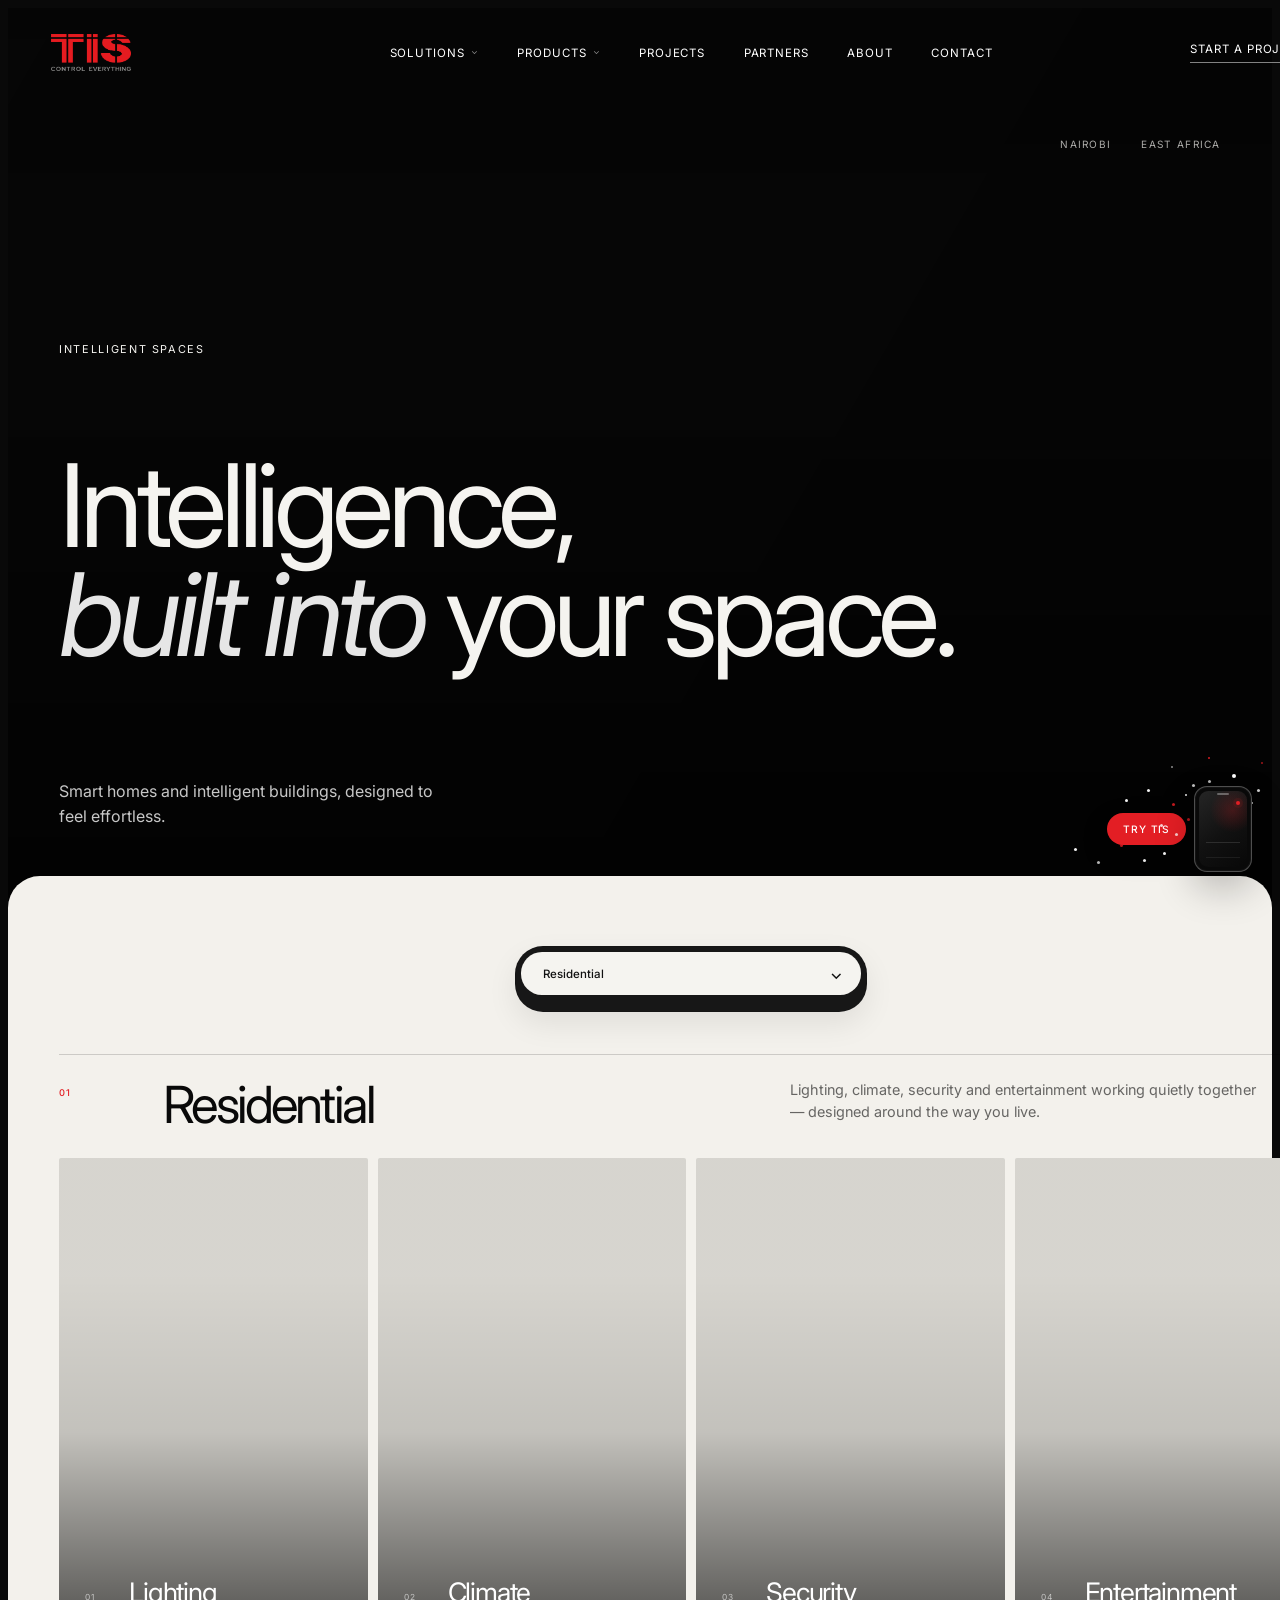
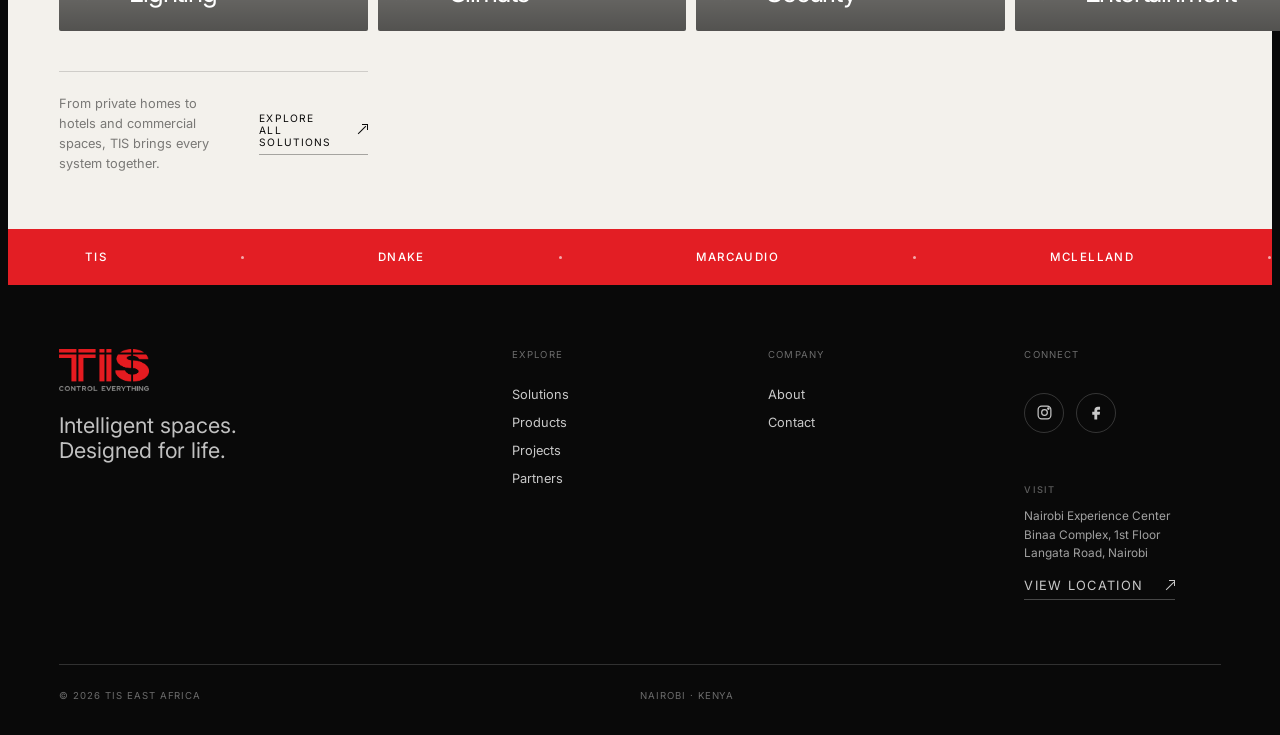
<file: html/index.html>
<!DOCTYPE html>
<html lang="en">

<head>
    <meta charset="UTF-8">
    <meta name="viewport" content="width=device-width, initial-scale=1.0">

    <meta name="description"
        content="TIS East Africa creates intelligent homes, hotels and commercial spaces through seamless smart automation.">

    <title>TIS East Africa — Intelligent Spaces</title>

    <link rel="preconnect" href="https://fonts.googleapis.com">
    <link rel="preconnect" href="https://fonts.gstatic.com" crossorigin>

    <link href="https://fonts.googleapis.com/css2?family=Inter:wght@300;400;500;600&display=swap" rel="stylesheet">
    <link rel="stylesheet" href="../css/style.css">
    <link rel="stylesheet" href="../css/home.css">
    <link rel="stylesheet" href="../css/tis-demo.css">
    <link rel="stylesheet" href="../css/experience.css">
</head>

<body>

    <!-- =========================================
         NAVIGATION
    ========================================== -->

    <header class="site-header">

        <a href="index.html" class="brand" aria-label="TIS East Africa home">
            <img src="../images/TIS-Logo.png" alt="TIS">
        </a>

        <nav class="desktop-nav" aria-label="Main navigation">
        
            <!-- SOLUTIONS DROPDOWN -->
            <div class="nav-dropdown">
        
            <button class="nav-dropdown-trigger" type="button">
                Solutions
                <span class="nav-chevron">⌄</span>
            </button>
        
                <div class="nav-dropdown-menu">
        
                    <a href="solutions.html#residential">
                        <span>Residential</span>
                        <i>↗</i>
                    </a>
        
                    <a href="solutions.html#hospitality">
                        <span>Hospitality</span>
                        <i>↗</i>
                    </a>
        
                    <a href="solutions.html#commercial">
                        <span>Commercial</span>
                        <i>↗</i>
                    </a>
        
                    <a href="solutions.html#cinema">
                        <span>Home Cinema</span>
                        <i>↗</i>
                    </a>
        
                    <div class="nav-dropdown-divider"></div>
        
                    <a href="solutions.html" class="nav-dropdown-all">
                        <span>All Solutions</span>
                        <i>↗</i>
                    </a>
        
                </div>
        
            </div>
        
        
            <!-- PRODUCTS DROPDOWN -->
            <div class="nav-dropdown">
        
                    <button class="nav-dropdown-trigger" type="button">
                        Products
                        <span class="nav-chevron">⌄</span>
                    </button>

                <div class="nav-dropdown-menu">
        
                    <a href="products.html#lighting">
                        <span>Lighting</span>
                        <i>↗</i>
                    </a>
        
                    <a href="products.html#climate">
                        <span>Climate</span>
                        <i>↗</i>
                    </a>
        
                    <a href="products.html#security">
                        <span>Security & Access</span>
                        <i>↗</i>
                    </a>
        
                    <a href="products.html#entertainment">
                        <span>Audio & Entertainment</span>
                        <i>↗</i>
                    </a>
        
                    <a href="products.html#control">
                        <span>Control</span>
                        <i>↗</i>
                    </a>
        
                    <a href="products.html#energy">
                        <span>Energy</span>
                        <i>↗</i>
                    </a>
        
                    <div class="nav-dropdown-divider"></div>
        
                    <a href="products.html" class="nav-dropdown-all">
                        <span>All Products</span>
                        <i>↗</i>
                    </a>
        
                </div>
        
            </div>
        
        
            <!-- NORMAL NAV ITEMS -->
            <a href="projects.html">Projects</a>
            <a href="partner.html">Partners</a>
            <a href="about.html">About</a>
            <a href="contact.html">Contact</a>
        
        </nav>
        <a href="contact.html" class="nav-contact">
            Start a project
            <span>↗</span>
        </a>

        <button class="menu-button" aria-label="Open menu">
            <span></span>
            <span></span>
        </button>

    </header>


    <main>

        <!-- =========================================
             HERO
        ========================================== -->

        <section class="hero">

            <div class="hero-media">
                <!-- We add the final architectural video/image next -->
            </div>

            <div class="hero-shade"></div>

            <div class="hero-top-label">
                <span>Nairobi</span>
                <span>East Africa</span>
            </div>

            <div class="hero-content">

                <p class="section-tag light">
                    Intelligent spaces
                </p>

                <h1>
                    Intelligence,<br>
                    <em>built into</em> your space.
                </h1>

                <div class="hero-bottom">
                
                    <p>
                        Smart homes and intelligent buildings,
                        designed to feel effortless.
                    </p>
                
                </div>
        </section>

<!-- =====================================================
     03 — SOLUTIONS BY SPACE
===================================================== -->

<section class="home-solutions section-light" id="solutions">

    <div class="home-solutions-inner">

        <!-- SECTION INTRO -->

        <!-- APPLICATION SELECTOR -->

        <div class="application-selector" aria-label="Choose a space">

            <button class="application-option active" data-application="residential" type="button">
                Residential
            </button>

            <button class="application-option" data-application="hospitality" type="button">
                Hospitality
            </button>

            <button class="application-option" data-application="commercial" type="button">
                Commercial
            </button>

            <button class="application-option" data-application="cinema" type="button">
                Home Cinema
            </button>

        </div>


        <!-- ACTIVE APPLICATION INTRO -->

        <div class="application-intro">

            <span id="application-number">
                01
            </span>

            <h3 id="application-title">
                Residential
            </h3>

            <p id="application-description">
                Technology that becomes part of the home —
                intuitive, discreet and designed around the way you live.
            </p>

        </div>


        <!-- CONTENT TILES -->

        <div class="application-grid">


        <!-- FEATURE 01 -->
        
        <a href="products.html#lighting" class="application-card application-card-large" data-feature="lighting">
        
            <div class="application-card-image card-image-lighting"></div>
        
            <div class="application-card-shade"></div>
        
            <div class="application-card-content">
                <span>01</span>
                <h4>Lighting</h4>
                <i>↗</i>
            </div>
        
        </a>
        
        
        <!-- FEATURE 02 -->
        
        <a href="products.html#climate" class="application-card" data-feature="climate">
        
            <div class="application-card-image card-image-climate"></div>
        
            <div class="application-card-shade"></div>
        
            <div class="application-card-content">
                <span>02</span>
                <h4>Climate</h4>
                <i>↗</i>
            </div>
        
        </a>
        
        
        <!-- FEATURE 03 -->
        
        <a href="products.html#security" class="application-card" data-feature="security">
        
            <div class="application-card-image card-image-security"></div>
        
            <div class="application-card-shade"></div>
        
            <div class="application-card-content">
                <span>03</span>
                <h4>Security</h4>
                <i>↗</i>
            </div>
        
        </a>
        
        
        <!-- FEATURE 04 -->
        
        <a href="products.html#entertainment" class="application-card application-card-wide" data-feature="entertainment">
        
            <div class="application-card-image card-image-entertainment"></div>
        
            <div class="application-card-shade"></div>
        
            <div class="application-card-content">
                <span>04</span>
                <h4>Entertainment</h4>
                <i>↗</i>
            </div>
        
        </a>


        <!-- BOTTOM LINK -->

        <div class="home-solutions-footer">

            <p>
                From private homes to hotels and commercial spaces,
                TIS brings every system together.
            </p>

            <a href="solutions.html">
                Explore all solutions
                <span>↗</span>
            </a>

        </div>

    </div>

</section>

        
        <!-- =========================================
             PARTNER MARQUEE
        ========================================== -->
<section class="partner-strip" aria-label="Technology partners">

    <div class="marquee">

        <div class="marquee-track">

            <div class="marquee-group">
                <span>TIS</span>
                <i></i>
                <span>DNAKE</span>
                <i></i>
                <span>MARCAUDIO</span>
                <i></i>
                <span>MCLELLAND</span>
                <i></i>
            </div>

            <div class="marquee-group" aria-hidden="true">
                <span>TIS</span>
                <i></i>
                <span>DNAKE</span>
                <i></i>
                <span>MARCAUDIO</span>
                <i></i>
                <span>MCLELLAND</span>
                <i></i>
            </div>

        </div>

    </div>

</section>
    <!-- =========================================
         FOOTER
    ========================================== -->

<footer>

    <div class="footer-top">

        <div class="footer-brand">

            <img src="../images/TIS-Logo.png" alt="TIS">

            <p>
                Intelligent spaces.<br>
                Designed for life.
            </p>

        </div>


        <div class="footer-column">

            <span>Explore</span>

            <a href="solutions.html">Solutions</a>
            <a href="products.html">Products</a>
            <a href="projects.html">Projects</a>
            <a href="partner.html">Partners</a>

        </div>


        <div class="footer-column">

            <span>Company</span>

            <a href="about.html">About</a>
            <a href="contact.html">Contact</a>

        </div>


        <div class="footer-column footer-connect">

            <span>Connect</span>

            <div class="footer-socials">

                <a href="https://www.instagram.com/tis_eastafrica" target="_blank" rel="noopener noreferrer"
                    aria-label="TIS East Africa on Instagram">

                    <svg viewBox="0 0 24 24" aria-hidden="true">
                        <rect x="3" y="3" width="18" height="18" rx="5"></rect>
                        <circle cx="12" cy="12" r="4"></circle>
                        <circle cx="17.5" cy="6.5" r="1"></circle>
                    </svg>

                </a>


                <a href="https://www.facebook.com/p/TIS-East-Africa-100091730113954/" target="_blank"
                    rel="noopener noreferrer" aria-label="TIS East Africa on Facebook">

                    <svg viewBox="0 0 24 24" aria-hidden="true">
                        <path d="M14 8h3V4h-3c-3 0-5 2-5 5v2H6v4h3v7h4v-7h3.5l.5-4h-4V9c0-.7.3-1 1-1z"></path>
                    </svg>

                </a>

            </div>

<div class="footer-location">

    <span>Visit</span>

    <p>
        Nairobi Experience Center<br>
        Binaa Complex, 1st Floor<br>
        Langata Road, Nairobi
    </p>


    <a class="footer-location-link"
        href="https://www.google.com/maps/search/?api=1&query=Binaa+Complex+Langata+Road+Nairobi+Kenya" target="_blank"
        rel="noopener noreferrer">

        View location
        <i>↗</i>

    </a>

</div>

</div>

</div>

    <div class="footer-bottom">

        <span>© 2026 TIS East Africa</span>

        <span>Nairobi · Kenya</span>

    </div>

</footer>

    <script src="../js/script.js"></script>
    <script src="../js/home.js"></script>
    <script src="../js/tis-demo.js"></script>
</body>

</html>
</file>
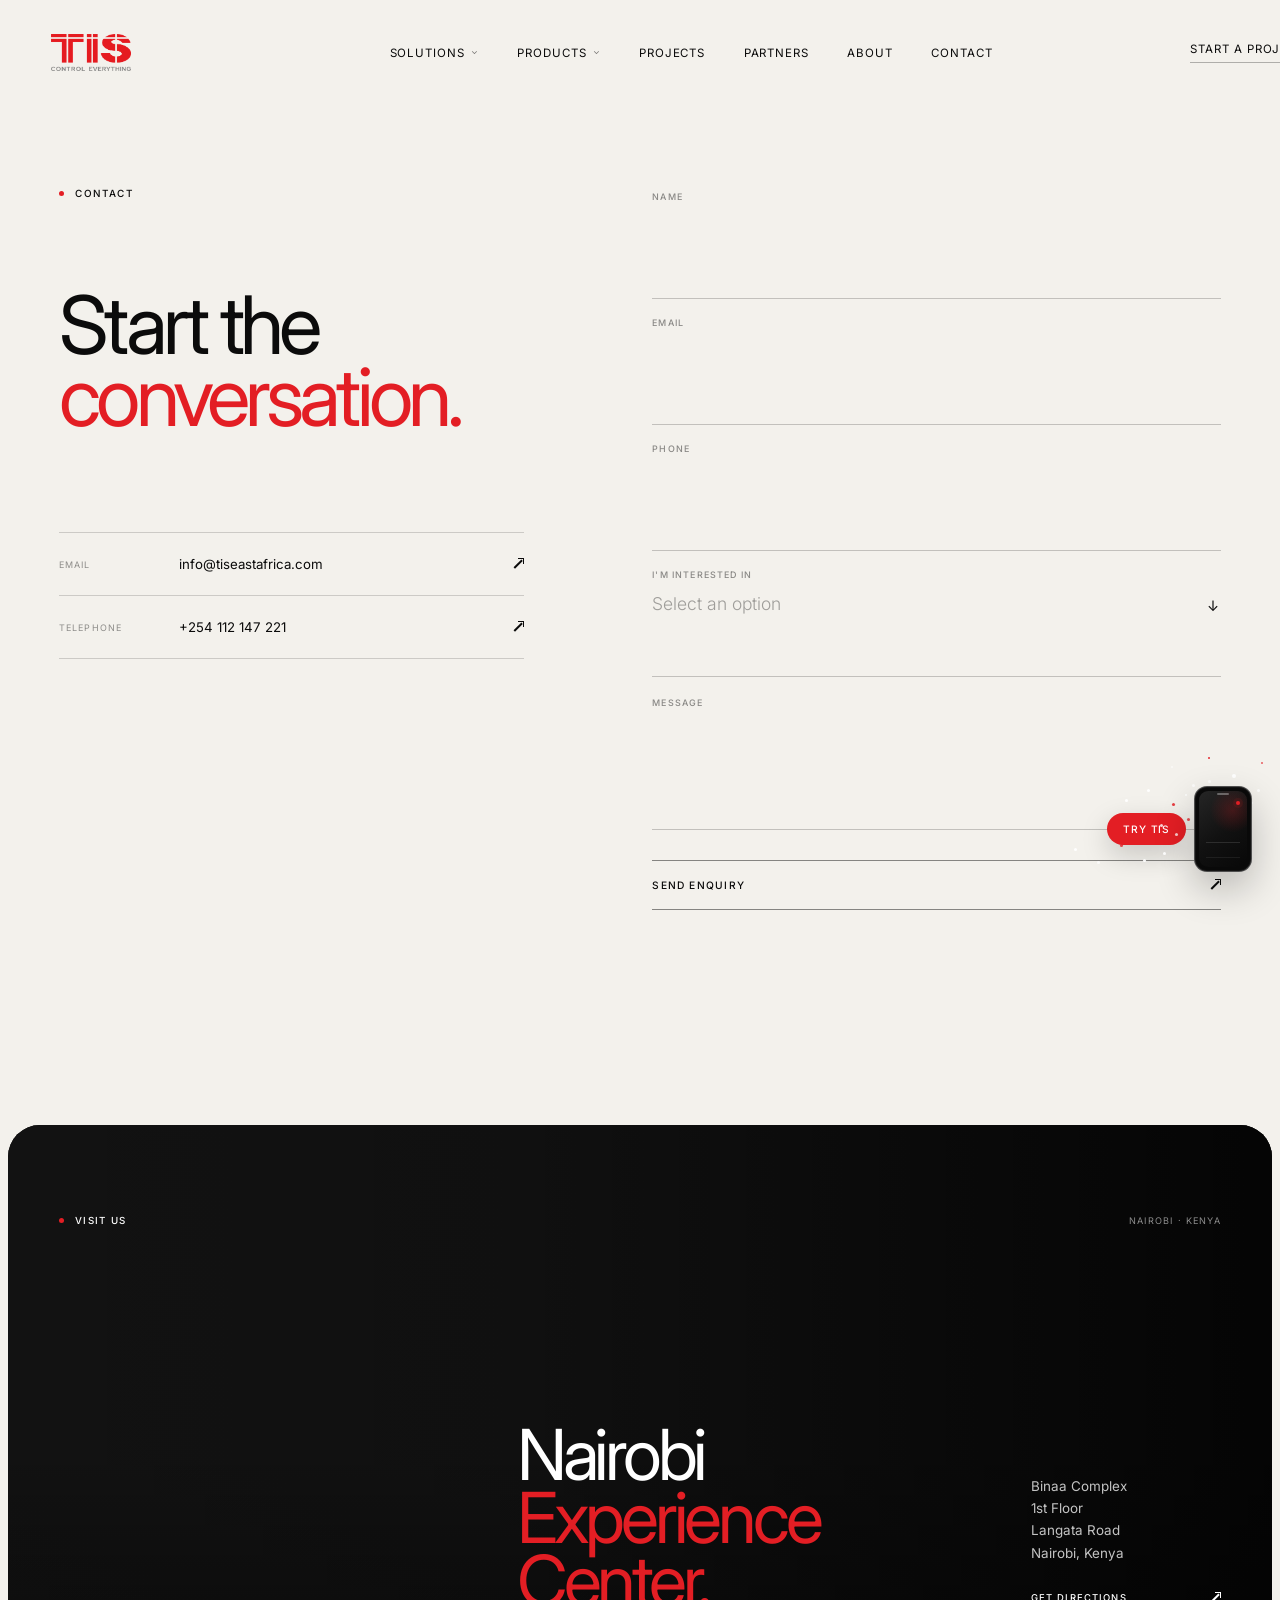
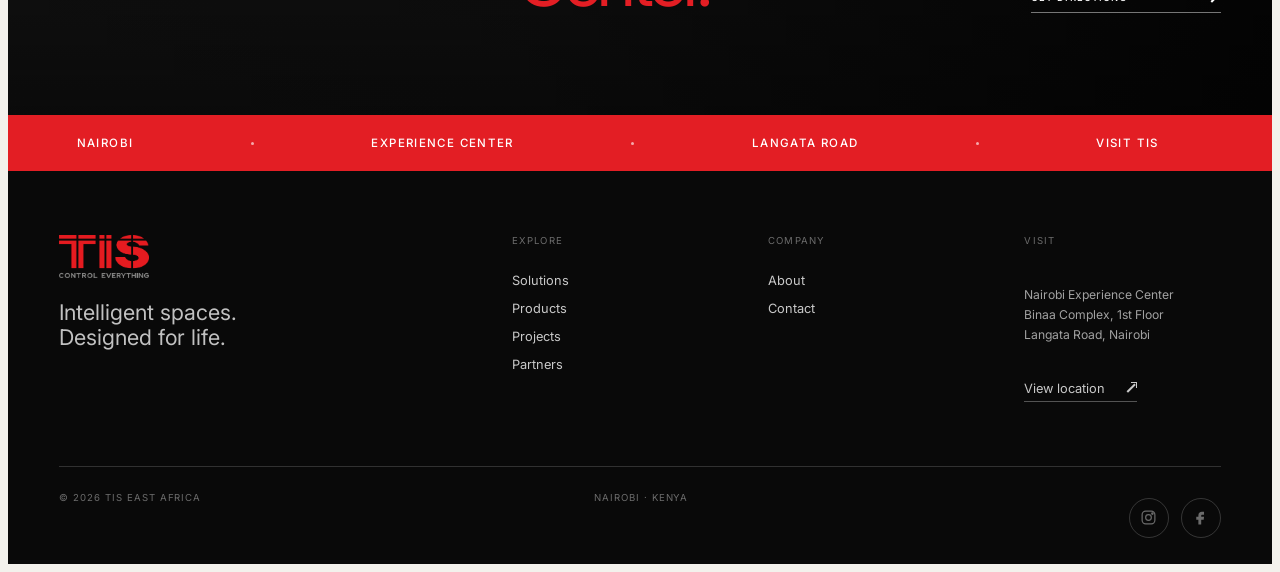
<file: html/contact.html>
<!DOCTYPE html>
<html lang="en">

<head>
    <meta charset="UTF-8">
    <meta name="viewport" content="width=device-width, initial-scale=1.0">

    <meta name="description" content="Contact TIS East Africa or visit our Nairobi Experience Center.">

    <title>Contact — TIS East Africa</title>

    <link rel="preconnect" href="https://fonts.googleapis.com">
    <link rel="preconnect" href="https://fonts.gstatic.com" crossorigin>

    <link href="https://fonts.googleapis.com/css2?family=Inter:wght@300;400;500;600&display=swap" rel="stylesheet">

    <link rel="stylesheet" href="../css/style.css">
    <link rel="stylesheet" href="../css/contact.css">
    <link rel="stylesheet" href="../css/tis-demo.css">
    <link rel="stylesheet" href="../css/experience.css">
</head>


<body class="contact-page">

    <!-- =========================================
         HEADER
    ========================================== -->

    <header class="site-header contact-header">

        <a href="index.html" class="brand" aria-label="TIS East Africa home">
            <img src="../images/TIS-Logo.png" alt="TIS">
        </a>

    
        <nav class="desktop-nav" aria-label="Main navigation">
        
            <!-- SOLUTIONS -->
            <div class="nav-dropdown">
        
                <button class="nav-dropdown-trigger" type="button">
                    Solutions
                    <span class="nav-chevron">⌄</span>
                </button>
        
                <div class="nav-dropdown-menu">
        
                    <a href="solutions.html#residential">
                        <span>Residential</span>
                        <i>↗</i>
                    </a>
        
                    <a href="solutions.html#hospitality">
                        <span>Hospitality</span>
                        <i>↗</i>
                    </a>
        
                    <a href="solutions.html#commercial">
                        <span>Commercial</span>
                        <i>↗</i>
                    </a>
        
                    <a href="solutions.html#cinema">
                        <span>Home Cinema</span>
                        <i>↗</i>
                    </a>
        
                    <div class="nav-dropdown-divider"></div>
        
                    <a href="solutions.html" class="nav-dropdown-all">
                        <span>All Solutions</span>
                        <i>↗</i>
                    </a>
        
                </div>
            </div>
        
        
            <!-- PRODUCTS -->
            <div class="nav-dropdown">
        
                <button class="nav-dropdown-trigger" type="button">
                    Products
                    <span class="nav-chevron">⌄</span>
                </button>
        
                <div class="nav-dropdown-menu">
        
                    <a href="products.html#lighting">
                        <span>Lighting</span>
                        <i>↗</i>
                    </a>
        
                    <a href="products.html#climate">
                        <span>Climate</span>
                        <i>↗</i>
                    </a>
        
                    <a href="products.html#security">
                        <span>Security & Access</span>
                        <i>↗</i>
                    </a>
        
                    <a href="products.html#entertainment">
                        <span>Audio & Entertainment</span>
                        <i>↗</i>
                    </a>
        
                    <a href="products.html#control">
                        <span>Control</span>
                        <i>↗</i>
                    </a>
        
                    <a href="products.html#energy">
                        <span>Energy</span>
                        <i>↗</i>
                    </a>
        
                    <div class="nav-dropdown-divider"></div>
        
                    <a href="products.html" class="nav-dropdown-all">
                        <span>All Products</span>
                        <i>↗</i>
                    </a>
        
                </div>
            </div>
        
        
            <!-- NORMAL LINKS -->
            <a href="projects.html">Projects</a>
            <a href="partner.html">Partners</a>
            <a href="about.html">About</a>
            <a href="contact.html">Contact</a>
        
        </nav>

        <a href="contact.html" class="nav-contact">
            Start a project
            <span>↗</span>
        </a>

        <button class="menu-button" aria-label="Open menu">
            <span></span>
            <span></span>
        </button>

    </header>


    <main>

        <!-- =========================================
             CONTACT
        ========================================== -->

        <section class="contact-section">

            <div class="contact-inner">

                <!-- LEFT -->

                <div class="contact-intro">

                    <div class="contact-label contact-reveal">
                        <i></i>
                        <span>Contact</span>
                    </div>

                    <h1 class="contact-title">

                        <span class="title-line">
                            <span>Start the</span>
                        </span>

                        <span class="title-line title-accent">
                            <span>conversation.</span>
                        </span>

                    </h1>


                    <div class="contact-details contact-reveal">

                        <a href="mailto:info@tiseastafrica.com">
                            <small>Email</small>
                            <span>info@tiseastafrica.com</span>
                            <i>↗</i>
                        </a>

                        <a href="tel:+254112147221">
                            <small>Telephone</small>
                            <span>+254 112 147 221</span>
                            <i>↗</i>
                        </a>

                    </div>

                </div>


                <!-- RIGHT -->

                <form class="contact-form contact-reveal" id="tis-contact-form"
                    action="https://formsubmit.co/info@tiseastafrica.com" method="POST">

                    <input type="hidden" name="_subject" value="New website enquiry — TIS East Africa">

                    <input type="hidden" name="_template" value="table">

                    <input type="hidden" name="_captcha" value="false">

                    <input class="form-honey" type="text" name="_honey" tabindex="-1" autocomplete="off">


                    <div class="contact-field">

                        <label for="name">Name</label>

                        <input id="name" name="Name" type="text" autocomplete="name" required>

                    </div>


                    <div class="contact-field">

                        <label for="email">Email</label>

                        <input id="email" name="Email" type="email" autocomplete="email" required>

                    </div>


                    <div class="contact-field">

                        <label for="phone">Phone</label>

                        <input id="phone" name="Phone" type="tel" autocomplete="tel" required>

                    </div>


                    <div class="contact-field">

                        <label for="interest">
                            I'm interested in
                        </label>

                        <div class="select-holder">

                            <select id="interest" name="Enquiry type" required>

                                <option value="" disabled selected>
                                    Select an option
                                </option>

                                <option value="Start a project">
                                    Start a project
                                </option>

                                <option value="Visit the Experience Center">
                                    Visit the Experience Center
                                </option>

                                <option value="General enquiry">
                                    General enquiry
                                </option>

                            </select>

                            <span>↓</span>

                        </div>

                    </div>


                    <div class="contact-field contact-message">

                        <label for="message">Message</label>

                        <textarea id="message" name="Message" rows="3" required></textarea>

                    </div>


                    <button class="contact-submit" type="submit">

                        <span>Send enquiry</span>
                        <span>↗</span>

                    </button>

                </form>

            </div>

        </section>


        <!-- =========================================
             LOCATION
        ========================================== -->

        <section class="contact-location">

            <div class="map-wrap">
<iframe title="TIS East Africa — Binaa Complex"
    src="https://www.google.com/maps?q=TIS%20East%20Africa%2C%20Binaa%20Complex%2C%20Langata%20Road%2C%20Nairobi&z=17&output=embed"
    loading="lazy" allowfullscreen referrerpolicy="no-referrer-when-downgrade">
</iframe>

                <div class="map-shade"></div>


                <!-- TOP LABELS -->

                <div class="map-top">

                    <div class="map-label">
                        <i></i>
                        Visit us
                    </div>

                    <span>
                        Nairobi · Kenya
                    </span>

                </div>


                <!-- LOCATION COPY -->

                <div class="map-content">

                    <h2>
                        Nairobi<br>
                        <em>Experience Center.</em>
                    </h2>


                    <div class="map-address">

                        <p>
                            Binaa Complex<br>
                            1st Floor<br>
                            Langata Road<br>
                            Nairobi, Kenya
                        </p>

                        <a href="https://www.google.com/maps/search/?api=1&query=Binaa+Complex+Langata+Road+Nairobi+Kenya"
                            target="_blank" rel="noopener noreferrer">

                            Get directions
                            <span>↗</span>

                        </a>

                    </div>

                </div>

            </div>

        </section>


        <!-- =========================================
             MARQUEE
        ========================================== -->

        <section class="partner-strip contact-marquee" aria-label="TIS East Africa location">

            <div class="marquee">

                <div class="marquee-track">

                    <div class="marquee-group">

                        <span>NAIROBI</span>
                        <i></i>

                        <span>EXPERIENCE CENTER</span>
                        <i></i>

                        <span>LANGATA ROAD</span>
                        <i></i>

                        <span>VISIT TIS</span>
                        <i></i>

                    </div>


                    <div class="marquee-group" aria-hidden="true">

                        <span>NAIROBI</span>
                        <i></i>

                        <span>EXPERIENCE CENTER</span>
                        <i></i>

                        <span>LANGATA ROAD</span>
                        <i></i>

                        <span>VISIT TIS</span>
                        <i></i>

                    </div>

                </div>

            </div>

        </section>

    </main>


    <!-- =========================================
         FOOTER
    ========================================== -->

    <footer>

        <div class="footer-top">

            <div class="footer-brand">

                <img src="../images/TIS-Logo.png" alt="TIS">

                <p>
                    Intelligent spaces.<br>
                    Designed for life.
                </p>

            </div>


            <div class="footer-column">

                <span>Explore</span>

                <a href="solutions.html">Solutions</a>
                <a href="products.html">Products</a>
                <a href="projects.html">Projects</a>
                <a href="partner.html">Partners</a>

            </div>


            <div class="footer-column">

                <span>Company</span>

                <a href="about.html">About</a>
                <a href="contact.html">Contact</a>

            </div>


            <div class="footer-column">

                <span>Visit</span>

                <p class="footer-address">
                    Nairobi Experience Center<br>
                    Binaa Complex, 1st Floor<br>
                    Langata Road, Nairobi
                </p>

                <a class="footer-map-link"
                    href="https://www.google.com/maps/search/?api=1&query=Binaa+Complex+Langata+Road+Nairobi+Kenya"
                    target="_blank" rel="noopener noreferrer">

                    View location
                    <span>↗</span>

                </a>

            </div>

        </div>


        <div class="footer-bottom">

            <span>
                © 2026 TIS East Africa
            </span>

            <span>
                Nairobi · Kenya
            </span>


            <div class="footer-socials">

                <a href="https://www.instagram.com/tis_eastafrica" target="_blank" rel="noopener noreferrer"
                    aria-label="Instagram">

                    <svg viewBox="0 0 24 24" aria-hidden="true">
                        <rect x="3" y="3" width="18" height="18" rx="5">
                        </rect>

                        <circle cx="12" cy="12" r="4">
                        </circle>

                        <circle cx="17.5" cy="6.5" r="1">
                        </circle>
                    </svg>

                </a>


                <a href="https://www.facebook.com/p/TIS-East-Africa-100091730113954/" target="_blank"
                    rel="noopener noreferrer" aria-label="Facebook">

                    <svg viewBox="0 0 24 24" aria-hidden="true">
                        <path d="M14 8h3V4h-3c-3 0-5 2-5 5v2H6v4h3v7h4v-7h3.5l.5-4h-4V9c0-.7.3-1 1-1z">
                        </path>
                    </svg>

                </a>

            </div>

        </div>

    </footer>


    <!-- =========================================
         SCRIPTS
    ========================================== -->

    <script src="../js/script.js"></script>
    <script src="../js/contact.js"></script>
    <script src="../js/tis-demo.js"></script>

</body>

</html>
</file>
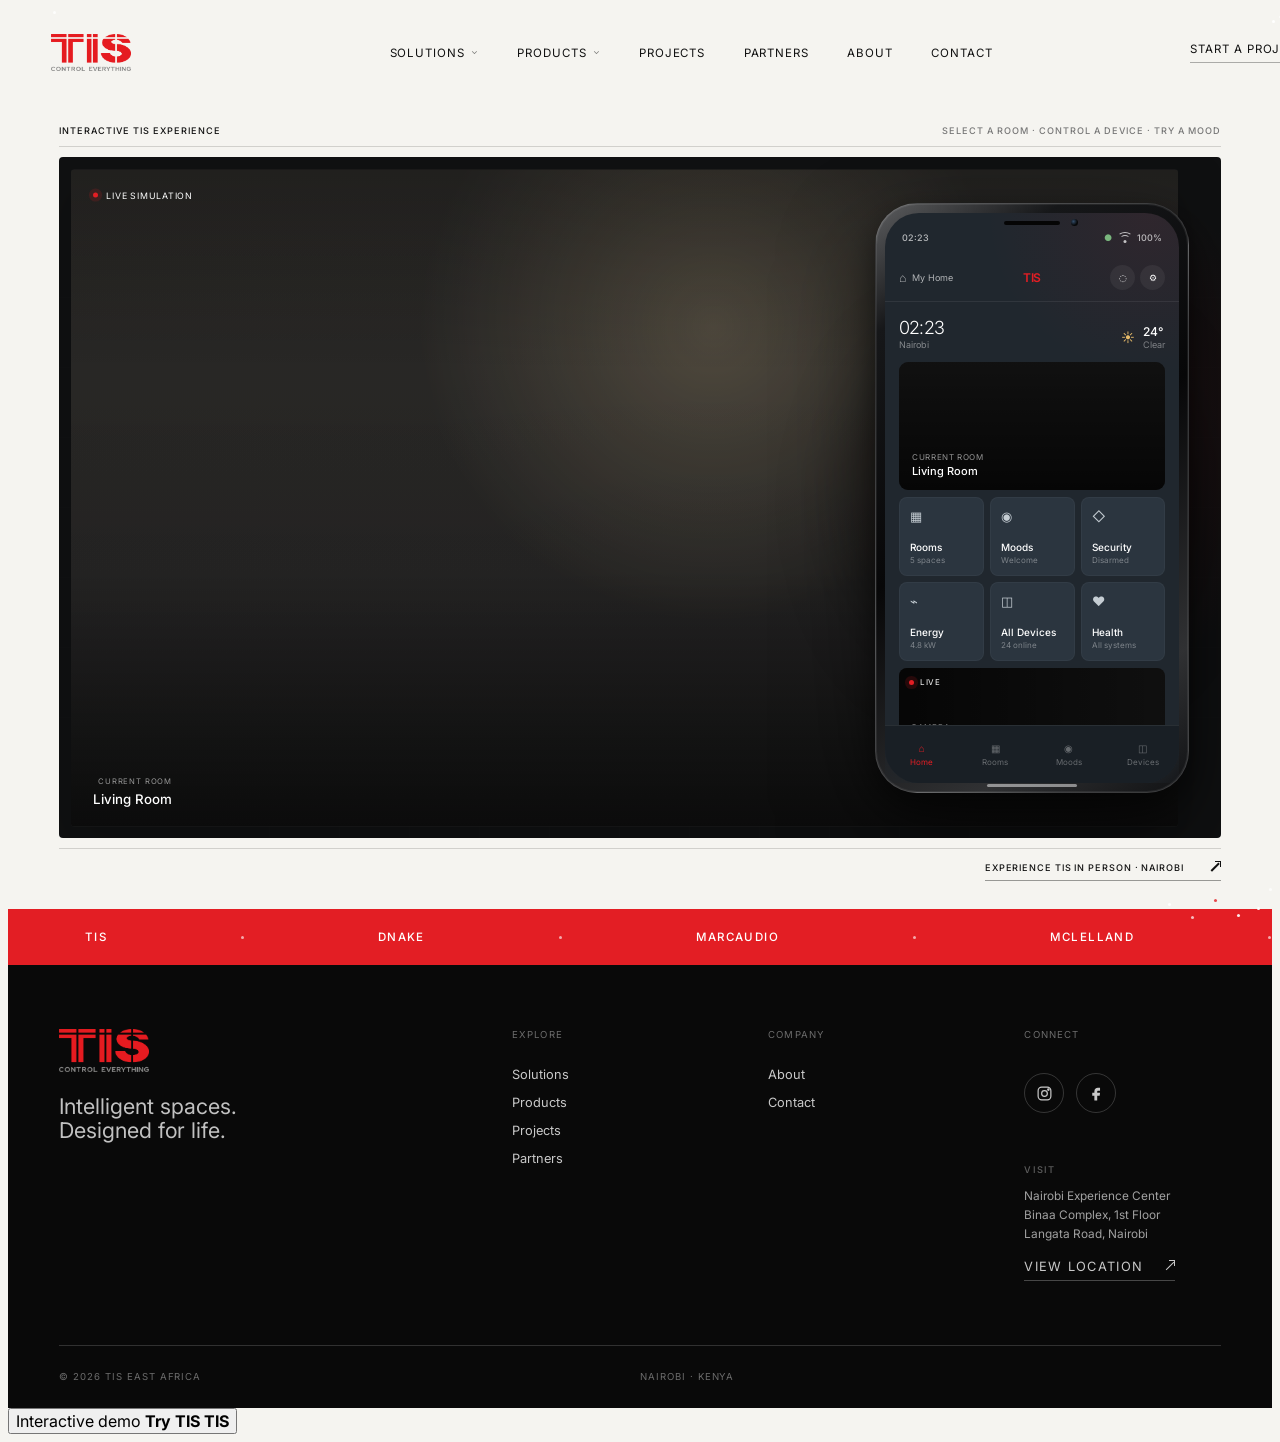
<file: html/experience.html>
<!DOCTYPE html>
<html lang="en">

<head>
    <meta charset="UTF-8">
    <meta name="viewport" content="width=device-width, initial-scale=1.0">

    <meta name="description"
        content="Experience TIS intelligent home control — lighting, climate, curtains, security, entertainment, energy and more from one connected interface.">

    <title>Experience — TIS East Africa</title>

    <link rel="preconnect" href="https://fonts.googleapis.com">
    <link rel="preconnect" href="https://fonts.gstatic.com" crossorigin>

    <link href="https://fonts.googleapis.com/css2?family=Inter:wght@300;400;500;600&display=swap" rel="stylesheet">

    <link rel="stylesheet" href="../css/style.css">
    <link rel="stylesheet" href="../css/experience.css">
</head>


<body class="experience-page">


    <!-- =====================================================
         GLOBAL NAVIGATION
    ====================================================== -->

    <header class="site-header">

        <a href="index.html" class="brand" aria-label="TIS East Africa home">
            <img src="../images/TIS-Logo.png" alt="TIS">
        </a>

    
    <nav class="desktop-nav" aria-label="Main navigation">
    
        <!-- SOLUTIONS -->
        <div class="nav-dropdown">
    
            <button class="nav-dropdown-trigger" type="button">
                Solutions
                <span class="nav-chevron">⌄</span>
            </button>
    
            <div class="nav-dropdown-menu">
    
                <a href="solutions.html#residential">
                    <span>Residential</span>
                    <i>↗</i>
                </a>
    
                <a href="solutions.html#hospitality">
                    <span>Hospitality</span>
                    <i>↗</i>
                </a>
    
                <a href="solutions.html#commercial">
                    <span>Commercial</span>
                    <i>↗</i>
                </a>
    
                <a href="solutions.html#cinema">
                    <span>Home Cinema</span>
                    <i>↗</i>
                </a>
    
                <div class="nav-dropdown-divider"></div>
    
                <a href="solutions.html" class="nav-dropdown-all">
                    <span>All Solutions</span>
                    <i>↗</i>
                </a>
    
            </div>
        </div>
    
    
        <!-- PRODUCTS -->
        <div class="nav-dropdown">
    
            <button class="nav-dropdown-trigger" type="button">
                Products
                <span class="nav-chevron">⌄</span>
            </button>
    
            <div class="nav-dropdown-menu">
    
                <a href="products.html#lighting">
                    <span>Lighting</span>
                    <i>↗</i>
                </a>
    
                <a href="products.html#climate">
                    <span>Climate</span>
                    <i>↗</i>
                </a>
    
                <a href="products.html#security">
                    <span>Security & Access</span>
                    <i>↗</i>
                </a>
    
                <a href="products.html#entertainment">
                    <span>Audio & Entertainment</span>
                    <i>↗</i>
                </a>
    
                <a href="products.html#control">
                    <span>Control</span>
                    <i>↗</i>
                </a>
    
                <a href="products.html#energy">
                    <span>Energy</span>
                    <i>↗</i>
                </a>
    
                <div class="nav-dropdown-divider"></div>
    
                <a href="products.html" class="nav-dropdown-all">
                    <span>All Products</span>
                    <i>↗</i>
                </a>
    
            </div>
        </div>
    
    
        <!-- NORMAL LINKS -->
        <a href="projects.html">Projects</a>
        <a href="partner.html">Partners</a>
        <a href="about.html">About</a>
        <a href="contact.html">Contact</a>
    
    </nav>

        <a href="contact.html" class="nav-contact">
            Start a project
            <span>↗</span>
        </a>

        <button class="menu-button" aria-label="Open menu">
            <span></span>
            <span></span>
        </button>

    </header>



    <main>


        <!-- =====================================================
             INTERACTIVE TIS EXPERIENCE
        ====================================================== -->

        <section class="tis-experience">


            <!-- TOP LABEL -->

            <div class="experience-topline">

                <span>
                    Interactive TIS Experience
                </span>

                <span>
                    Select a room · Control a device · Try a mood
                </span>

            </div>



            <!-- =================================================
                 EXPERIENCE STAGE
            ================================================== -->

            <div class="experience-stage">


                <!-- =================================================
                     REACTIVE ROOM
                ================================================== -->

                <div class="demo-room" id="demo-room">

                    <div class="demo-room-image"></div>

                    <div class="demo-room-light" id="demo-room-light"></div>

                    <div class="demo-room-night" id="demo-room-night"></div>


                    <!-- CURTAIN VISUAL -->

                    <div class="demo-curtains" id="demo-curtains">

                        <div class="demo-curtain demo-curtain-left"></div>

                        <div class="demo-curtain demo-curtain-right"></div>

                    </div>


                    <!-- ROOM INFORMATION -->

                    <div class="demo-room-top">

                        <span class="live-indicator">
                            <i></i>
                            Live simulation
                        </span>
                    </div>


                    <div class="demo-room-bottom">

                        <div>

                            <span>
                                Current room
                            </span>

                            <strong id="demo-room-name">
                                Living Room
                            </strong>

                        </div>

                    </div>

                </div>

                <!-- =================================================
                     TIS PHONE
                ================================================== -->

                <div class="phone-wrap">

                    <div class="tis-phone">


                        <!-- HARDWARE -->

                        <div class="phone-speaker"></div>

                        <div class="phone-camera"></div>


                        <!-- SCREEN -->

                        <div class="phone-screen">


                            <!-- =====================================
                                 STATUS BAR
                            ====================================== -->

                            <div class="app-status-bar">

                                <span id="app-time">
                                    11:32
                                </span>

                                <div>
                                    <span>●</span>
                                    <span class="wifi-icon" aria-label="WiFi connected">
                                        <i></i>
                                        <i></i>
                                        <i></i>
                                    </span>
                                    <span>100%</span>
                                </div>

                            </div>



                            <!-- =====================================
                                 APP HEADER
                            ====================================== -->

                            <div class="app-header">

                                <button class="app-home-button" id="app-home-button" type="button"
                                    aria-label="Return to dashboard">

                                    <span>⌂</span>
                                    <span>My Home</span>

                                </button>


                                <strong class="app-logo">
                                    TIS
                                </strong>


                                <div class="app-header-actions">

                                    <button type="button" aria-label="Notifications">
                                        ◌
                                    </button>

                                    <button type="button" aria-label="Settings">
                                        ⚙
                                    </button>

                                </div>

                            </div>



                            <!-- =====================================
                                 APP VIEWPORT
                            ====================================== -->

                            <div class="app-viewport">


                                <!-- =================================
                                     HOME DASHBOARD
                                ================================== -->

                                <section class="app-view active" id="view-home" data-view="home">


                                    <!-- HOME STATUS -->

                                    <div class="home-status">

                                        <div>

                                            <strong id="dashboard-time">
                                                11:32
                                            </strong>

                                            <span>
                                                Nairobi
                                            </span>

                                        </div>


                                        <div class="weather-status">

                                            <span class="weather-icon">
                                                ☀
                                            </span>

                                            <div>
                                                <strong>24°</strong>
                                                <span>Clear</span>
                                            </div>

                                        </div>

                                    </div>



                                    <!-- FEATURED ROOM -->

                                    <button class="featured-room" type="button" data-open-room="living">

                                        <div class="featured-room-image"></div>

                                        <div class="featured-room-shade"></div>

                                        <div class="featured-room-copy">

                                            <span>
                                                Current room
                                            </span>

                                            <strong>
                                                Living Room
                                            </strong>

                                        </div>

                                        <span class="featured-room-arrow">
                                            ↗
                                        </span>

                                    </button>



                                    <!-- MAIN FUNCTIONS -->

                                    <div class="dashboard-grid">


                                        <button class="dashboard-tile" type="button" data-open-view="rooms">

                                            <span class="dashboard-icon">
                                                ▦
                                            </span>

                                            <strong>
                                                Rooms
                                            </strong>

                                            <small>
                                                5 spaces
                                            </small>

                                        </button>


                                        <button class="dashboard-tile" type="button" data-open-view="moods">

                                            <span class="dashboard-icon">
                                                ◉
                                            </span>

                                            <strong>
                                                Moods
                                            </strong>

                                            <small id="dashboard-mood">
                                                Welcome
                                            </small>

                                        </button>


                                        <button class="dashboard-tile" type="button" data-open-view="security">

                                            <span class="dashboard-icon">
                                                ◇
                                            </span>

                                            <strong>
                                                Security
                                            </strong>

                                            <small id="dashboard-security">
                                                Disarmed
                                            </small>

                                        </button>


                                        <button class="dashboard-tile" type="button" data-open-view="energy">

                                            <span class="dashboard-icon">
                                                ⌁
                                            </span>

                                            <strong>
                                                Energy
                                            </strong>

                                            <small>
                                                4.8 kW
                                            </small>

                                        </button>


                                        <button class="dashboard-tile" type="button" data-open-view="devices">

                                            <span class="dashboard-icon">
                                                ◫
                                            </span>

                                            <strong>
                                                All Devices
                                            </strong>

                                            <small>
                                                24 online
                                            </small>

                                        </button>


                                        <button class="dashboard-tile" type="button" data-open-view="health">

                                            <span class="dashboard-icon">
                                                ♥
                                            </span>

                                            <strong>
                                                Health
                                            </strong>

                                            <small>
                                                All systems
                                            </small>

                                        </button>

                                    </div>



                                    <!-- CAMERA -->

                                    <button class="camera-preview" type="button" data-open-view="camera">

                                        <div class="camera-preview-image"></div>

                                        <div class="camera-preview-shade"></div>

                                        <span class="camera-live">
                                            <i></i>
                                            Live
                                        </span>

                                        <div>
                                            <span>
                                                Camera
                                            </span>

                                            <strong>
                                                Front Entrance
                                            </strong>
                                        </div>

                                        <span>
                                            ↗
                                        </span>

                                    </button>

                                </section>



                                <!-- =================================
                                     ROOMS
                                ================================== -->

                                <section class="app-view" id="view-rooms" data-view="rooms">

                                    <div class="app-view-heading">

                                        <div>
                                            <span>My Home</span>
                                            <h2>Rooms</h2>
                                        </div>

                                        <span>
                                            05
                                        </span>

                                    </div>


                                    <div class="room-list">

                                        <button class="room-card" type="button" data-open-room="living">

                                            <div class="room-card-image room-living"></div>

                                            <span>Living Room</span>

                                            <small>
                                                8 devices
                                            </small>

                                        </button>


                                        <button class="room-card" type="button" data-open-room="master">

                                            <div class="room-card-image room-master"></div>

                                            <span>Master Bedroom</span>

                                            <small>
                                                6 devices
                                            </small>

                                        </button>


                                        <button class="room-card" type="button" data-open-room="kitchen">

                                            <div class="room-card-image room-kitchen"></div>

                                            <span>Kitchen</span>

                                            <small>
                                                5 devices
                                            </small>

                                        </button>


                                        <button class="room-card" type="button" data-open-room="cinema">

                                            <div class="room-card-image room-cinema"></div>

                                            <span>Home Cinema</span>

                                            <small>
                                                7 devices
                                            </small>

                                        </button>


                                        <button class="room-card" type="button" data-open-room="garden">

                                            <div class="room-card-image room-garden"></div>

                                            <span>Garden</span>

                                            <small>
                                                4 devices
                                            </small>

                                        </button>

                                    </div>

                                </section>



                                <!-- =================================
                                     ROOM CONTROL
                                ================================== -->

                                <section class="app-view" id="view-room" data-view="room">

                                    <div class="room-control-image">

                                        <div class="room-control-photo" id="room-control-photo">
                                        </div>

                                        <div class="room-control-shade"></div>

                                        <button class="app-back-button" type="button" data-back="rooms">
                                            ←
                                        </button>

                                        <div class="room-control-title">

                                            <span>
                                                Room
                                            </span>

                                            <strong id="room-control-name">
                                                Living Room
                                            </strong>

                                        </div>

                                    </div>



                                    <!-- ROOM SYSTEM TABS -->

                                    <div class="room-system-tabs">

                                        <button class="room-system-tab active" type="button" data-system="lights">

                                            Lights

                                        </button>

                                        <button class="room-system-tab" type="button" data-system="climate">

                                            AC

                                        </button>

                                        <button class="room-system-tab" type="button" data-system="curtains">

                                            Curtains

                                        </button>

                                        <button class="room-system-tab" type="button" data-system="music">

                                            Music

                                        </button>

                                        <button class="room-system-tab" type="button" data-system="appliances">

                                            Devices

                                        </button>

                                    </div>



                                    <!-- LIGHTS -->

                                    <div class="room-system-panel active" data-system-panel="lights">

                                        <div class="system-panel-heading">

                                            <span>
                                                Lighting
                                            </span>

                                            <button id="all-lights-toggle" type="button">

                                                All off

                                            </button>

                                        </div>


                                        <div class="device-list">


                                            <div class="device-control">

                                                <div class="device-control-top">

                                                    <div>
                                                        <span class="device-symbol">
                                                            ◉
                                                        </span>

                                                        <div>
                                                            <strong>
                                                                Ceiling Lights
                                                            </strong>

                                                            <small id="ceiling-status">
                                                                On · 72%
                                                            </small>
                                                        </div>
                                                    </div>

                                                    <button class="device-switch active" type="button"
                                                        data-light-switch="ceiling">

                                                        <span></span>

                                                    </button>

                                                </div>


                                                <input class="device-slider" id="ceiling-slider"
                                                    data-light-slider="ceiling" type="range" min="0" max="100"
                                                    value="72">

                                            </div>



                                            <div class="device-control">

                                                <div class="device-control-top">

                                                    <div>
                                                        <span class="device-symbol">
                                                            ◌
                                                        </span>

                                                        <div>
                                                            <strong>
                                                                Chandelier
                                                            </strong>

                                                            <small id="chandelier-status">
                                                                On · 55%
                                                            </small>
                                                        </div>
                                                    </div>

                                                    <button class="device-switch active" type="button"
                                                        data-light-switch="chandelier">

                                                        <span></span>

                                                    </button>

                                                </div>


                                                <input class="device-slider" id="chandelier-slider"
                                                    data-light-slider="chandelier" type="range" min="0" max="100"
                                                    value="55">

                                            </div>



                                            <div class="device-control">

                                                <div class="device-control-top">

                                                    <div>
                                                        <span class="device-symbol">
                                                            ✦
                                                        </span>

                                                        <div>
                                                            <strong>
                                                                Wall Lights
                                                            </strong>

                                                            <small id="wall-status">
                                                                On · 40%
                                                            </small>
                                                        </div>
                                                    </div>

                                                    <button class="device-switch active" type="button"
                                                        data-light-switch="wall">

                                                        <span></span>

                                                    </button>

                                                </div>


                                                <input class="device-slider" id="wall-slider" data-light-slider="wall"
                                                    type="range" min="0" max="100" value="40">

                                            </div>

                                        </div>

                                    </div>



                                    <!-- CLIMATE -->

                                    <div class="room-system-panel" data-system-panel="climate">

                                        <div class="climate-display">

                                            <span>
                                                Room temperature
                                            </span>

                                            <strong id="climate-temperature">
                                                22°
                                            </strong>

                                            <small>
                                                Cooling
                                            </small>

                                        </div>


                                        <div class="temperature-buttons">

                                            <button id="climate-down" type="button">
                                                −
                                            </button>

                                            <button id="climate-power" class="active" type="button">
                                                Power
                                            </button>

                                            <button id="climate-up" type="button">
                                                +
                                            </button>

                                        </div>


                                        <div class="fan-control">

                                            <span>
                                                Fan speed
                                            </span>

                                            <div>

                                                <button class="fan-button" type="button" data-fan="1">
                                                    1
                                                </button>

                                                <button class="fan-button active" type="button" data-fan="2">
                                                    2
                                                </button>

                                                <button class="fan-button" type="button" data-fan="3">
                                                    3
                                                </button>

                                                <button class="fan-button" type="button" data-fan="auto">
                                                    Auto
                                                </button>

                                            </div>

                                        </div>

                                    </div>



                                    <!-- CURTAINS -->

                                    <div class="room-system-panel" data-system-panel="curtains">

                                        <div class="curtain-control">

                                            <div>

                                                <span>
                                                    Main Curtains
                                                </span>

                                                <strong id="curtain-position">
                                                    100%
                                                </strong>

                                                <small id="curtain-state">
                                                    Open
                                                </small>

                                            </div>


                                            <input id="curtain-slider" type="range" min="0" max="100" value="100">


                                            <div class="curtain-buttons">

                                                <button id="curtain-open" type="button">
                                                    Open
                                                </button>

                                                <button id="curtain-stop" type="button">
                                                    Stop
                                                </button>

                                                <button id="curtain-close" type="button">
                                                    Close
                                                </button>

                                            </div>

                                        </div>



                                        <div class="curtain-control secondary">

                                            <div>

                                                <span>
                                                    Sheers
                                                </span>

                                                <strong id="sheer-position">
                                                    100%
                                                </strong>

                                                <small>
                                                    Open
                                                </small>

                                            </div>


                                            <input id="sheer-slider" type="range" min="0" max="100" value="100">

                                        </div>

                                    </div>



                                    <!-- MUSIC -->

                                    <div class="room-system-panel" data-system-panel="music">

                                        <div class="music-now-playing">

                                            <div class="album-art">
                                                ♪
                                            </div>

                                            <div>

                                                <span>
                                                    Now playing
                                                </span>

                                                <strong id="music-track">
                                                    Nothing playing
                                                </strong>

                                                <small>
                                                    Living Room
                                                </small>

                                            </div>

                                        </div>


                                        <div class="music-controls">

                                            <button type="button">
                                                ‹
                                        <button id="music-play" type="button" aria-label="Play music">
                                            <span class="music-play-icon"></span>
                                        </button>

                                            <button type="button">
                                                ›
                                            </button>

                                        </div>


                                        <div class="volume-control">

                                            <span>
                                                Volume
                                            </span>

                                            <input id="volume-slider" type="range" min="0" max="100" value="35">

                                            <strong id="volume-value">
                                                35%
                                            </strong>

                                        </div>

                                    </div>



                                    <!-- APPLIANCES -->

                                    <div class="room-system-panel" data-system-panel="appliances">

                                        <div class="appliance-grid">


                                            <button class="appliance-tile" type="button" data-appliance="tv">

                                                <span>
                                                    ▣
                                                </span>

                                                <strong>
                                                    Television
                                                </strong>

                                                <small id="tv-status">
                                                    Off
                                                </small>

                                            </button>


                                            <button class="appliance-tile" type="button" data-appliance="floor">

                                                <span>
                                                    ≋
                                                </span>

                                                <strong>
                                                    Floor Heating
                                                </strong>

                                                <small id="floor-status">
                                                    Off
                                                </small>

                                            </button>


                                            <button class="appliance-tile" type="button" data-appliance="socket">

                                                <span>
                                                    ◉
                                                </span>

                                                <strong>
                                                    Smart Socket
                                                </strong>

                                                <small id="socket-status">
                                                    On
                                                </small>

                                            </button>


                                            <button class="appliance-tile" type="button" data-appliance="projector">

                                                <span>
                                                    ▰
                                                </span>

                                                <strong>
                                                    Projector
                                                </strong>

                                                <small id="projector-status">
                                                    Off
                                                </small>

                                            </button>

                                        </div>

                                    </div>

                                </section>



                                <!-- =================================
                                     MOODS
                                ================================== -->

                                <section class="app-view" id="view-moods" data-view="moods">

                                    <div class="app-view-heading">

                                        <div>
                                            <span>Automation</span>
                                            <h2>Moods</h2>
                                        </div>

                                        <span>
                                            06
                                        </span>

                                    </div>


                                    <p class="view-description">
                                        One touch. Multiple systems respond together.
                                    </p>


                                    <div class="mood-list">


                                        <button class="mood-card active" type="button" data-mood="welcome">

                                            <span>01</span>

                                            <div>
                                                <strong>Welcome Home</strong>
                                                <small>Lights · Climate · Curtains</small>
                                            </div>

                                            <i>↗</i>

                                        </button>


                                        <button class="mood-card" type="button" data-mood="morning">

                                            <span>02</span>

                                            <div>
                                                <strong>Good Morning</strong>
                                                <small>Curtains · Climate · Music</small>
                                            </div>

                                            <i>↗</i>

                                        </button>


                                        <button class="mood-card" type="button" data-mood="movie">

                                            <span>03</span>

                                            <div>
                                                <strong>Movie Night</strong>
                                                <small>Lighting · Curtains · TV · Climate</small>
                                            </div>

                                            <i>↗</i>

                                        </button>


                                        <button class="mood-card" type="button" data-mood="dinner">

                                            <span>04</span>

                                            <div>
                                                <strong>Dinner</strong>
                                                <small>Lighting · Music · Climate</small>
                                            </div>

                                            <i>↗</i>

                                        </button>


                                        <button class="mood-card" type="button" data-mood="sleep">

                                            <span>05</span>

                                            <div>
                                                <strong>Good Night</strong>
                                                <small>Lights · Curtains · Security</small>
                                            </div>

                                            <i>↗</i>

                                        </button>


                                        <button class="mood-card" type="button" data-mood="away">

                                            <span>06</span>

                                            <div>
                                                <strong>Away</strong>
                                                <small>Everything off · Security armed</small>
                                            </div>

                                            <i>↗</i>

                                        </button>

                                    </div>

                                </section>



                                <!-- =================================
                                     SECURITY
                                ================================== -->

                                <section class="app-view" id="view-security" data-view="security">

                                    <div class="app-view-heading">

                                        <div>
                                            <span>Protection</span>
                                            <h2>Security</h2>
                                        </div>

                                        <span id="security-heading-state">
                                            Off
                                        </span>

                                    </div>


                                    <div class="security-state">

                                        <div class="security-ring">

                                            <span>
                                                ◇
                                            </span>

                                        </div>

                                        <strong id="security-main-state">
                                            Disarmed
                                        </strong>

                                        <small>
                                            All doors and windows monitored
                                        </small>

                                    </div>


                                    <div class="security-actions">

                                        <button type="button" data-security-mode="home">

                                            Stay

                                        </button>

                                        <button type="button" data-security-mode="away">

                                            Away

                                        </button>

                                        <button class="active" type="button" data-security-mode="off">

                                            Disarm

                                        </button>

                                    </div>


                                    <div class="security-devices">

                                        <div>
                                            <span>Front Door</span>
                                            <strong id="front-door-state">
                                                Locked
                                            </strong>
                                        </div>

                                        <div>
                                            <span>Garage</span>
                                            <strong>
                                                Closed
                                            </strong>
                                        </div>

                                        <div>
                                            <span>Motion</span>
                                            <strong>
                                                Clear
                                            </strong>
                                        </div>

                                        <div>
                                            <span>Windows</span>
                                            <strong>
                                                Closed
                                            </strong>
                                        </div>

                                    </div>

                                </section>



                                <!-- =================================
                                     ENERGY
                                ================================== -->

                                <section class="app-view" id="view-energy" data-view="energy">

                                    <div class="app-view-heading">

                                        <div>
                                            <span>Monitoring</span>
                                            <h2>Energy</h2>
                                        </div>

                                        <span>
                                            Live
                                        </span>

                                    </div>


                                    <div class="energy-main">

                                        <span>
                                            Current consumption
                                        </span>

                                        <strong>
                                            4.8
                                            <small>kW</small>
                                        </strong>

                                    </div>


                                    <div class="energy-bars">

                                        <div>
                                            <span>Lighting</span>
                                            <i style="--energy: 32%;"></i>
                                            <strong>0.8 kW</strong>
                                        </div>

                                        <div>
                                            <span>Climate</span>
                                            <i style="--energy: 78%;"></i>
                                            <strong>2.4 kW</strong>
                                        </div>

                                        <div>
                                            <span>Entertainment</span>
                                            <i style="--energy: 22%;"></i>
                                            <strong>0.5 kW</strong>
                                        </div>

                                        <div>
                                            <span>Other</span>
                                            <i style="--energy: 42%;"></i>
                                            <strong>1.1 kW</strong>
                                        </div>

                                    </div>


                                    <div class="energy-secondary">

                                        <div>
                                            <span>Solar</span>
                                            <strong>2.1 kW</strong>
                                            <small>Generating</small>
                                        </div>

                                        <div>
                                            <span>Today</span>
                                            <strong>18.4 kWh</strong>
                                            <small>Consumed</small>
                                        </div>

                                    </div>

                                </section>



                                <!-- =================================
                                     CAMERA
                                ================================== -->

                                <section class="app-view" id="view-camera" data-view="camera">

                                    <div class="app-view-heading">

                                        <div>
                                            <span>Surveillance</span>
                                            <h2>Cameras</h2>
                                        </div>

                                        <span>
                                            04
                                        </span>

                                    </div>


                                    <div class="camera-main">

                                        <div class="camera-main-image"></div>

                                        <span class="camera-live">
                                            <i></i>
                                            Live
                                        </span>

                                        <div>
                                            <strong>
                                                Front Entrance
                                            </strong>

                                            <small>
                                                Camera 01
                                            </small>
                                        </div>

                                    </div>


                                    <div class="camera-grid">

                                        <button type="button">
                                            <div class="camera-thumb camera-gate"></div>
                                            <span>Gate</span>
                                        </button>

                                        <button type="button">
                                            <div class="camera-thumb camera-garden"></div>
                                            <span>Garden</span>
                                        </button>

                                        <button type="button">
                                            <div class="camera-thumb camera-driveway"></div>
                                            <span>Driveway</span>
                                        </button>

                                        <button type="button">
                                            <div class="camera-thumb camera-rear"></div>
                                            <span>Rear</span>
                                        </button>

                                    </div>

                                </section>



                                <!-- =================================
                                     ALL DEVICES
                                ================================== -->

                                <section class="app-view" id="view-devices" data-view="devices">

                                    <div class="app-view-heading">

                                        <div>
                                            <span>My Home</span>
                                            <h2>All Devices</h2>
                                        </div>

                                        <span>
                                            24
                                        </span>

                                    </div>


                                    <div class="all-devices-grid">

                                        <button type="button" data-open-system="lights">
                                            <span>◉</span>
                                            <strong>Lighting</strong>
                                            <small>8 devices</small>
                                        </button>

                                        <button type="button" data-open-system="climate">
                                            <span>°</span>
                                            <strong>Climate</strong>
                                            <small>4 zones</small>
                                        </button>

                                        <button type="button" data-open-system="curtains">
                                            <span>║</span>
                                            <strong>Curtains</strong>
                                            <small>6 motors</small>
                                        </button>

                                        <button type="button" data-open-system="music">
                                            <span>♪</span>
                                            <strong>Audio</strong>
                                            <small>4 zones</small>
                                        </button>

                                        <button type="button" data-open-view="security">
                                            <span>◇</span>
                                            <strong>Security</strong>
                                            <small>Armed ready</small>
                                        </button>

                                        <button type="button" data-open-view="camera">
                                            <span>●</span>
                                            <strong>CCTV</strong>
                                            <small>4 cameras</small>
                                        </button>

                                        <button type="button" data-appliance="tv">
                                            <span>▣</span>
                                            <strong>Television</strong>
                                            <small>Living Room</small>
                                        </button>

                                        <button type="button">
                                            <span>⌁</span>
                                            <strong>Intercom</strong>
                                            <small>Entrance</small>
                                        </button>

                                        <button type="button">
                                            <span>⌂</span>
                                            <strong>Gate</strong>
                                            <small>Closed</small>
                                        </button>

                                        <button type="button">
                                            <span>☼</span>
                                            <strong>Garden</strong>
                                            <small>Irrigation</small>
                                        </button>

                                        <button type="button">
                                            <span>≈</span>
                                            <strong>Pool</strong>
                                            <small>27°C</small>
                                        </button>

                                        <button type="button" data-open-view="energy">
                                            <span>↯</span>
                                            <strong>Solar</strong>
                                            <small>2.1 kW</small>
                                        </button>

                                    </div>

                                </section>



                                <!-- =================================
                                     HEALTH
                                ================================== -->

                                <section class="app-view" id="view-health" data-view="health">

                                    <div class="app-view-heading">

                                        <div>
                                            <span>System</span>
                                            <h2>Health</h2>
                                        </div>

                                        <span>
                                            Good
                                        </span>

                                    </div>


                                    <div class="health-status">

                                        <div class="health-mark">
                                            ✓
                                        </div>

                                        <strong>
                                            Everything looks good.
                                        </strong>

                                        <span>
                                            24 devices connected
                                        </span>

                                    </div>


                                    <div class="health-list">

                                        <div>
                                            <span>TIS Controller</span>
                                            <strong>Online</strong>
                                        </div>

                                        <div>
                                            <span>Network</span>
                                            <strong>Connected</strong>
                                        </div>

                                        <div>
                                            <span>Lighting Bus</span>
                                            <strong>Online</strong>
                                        </div>

                                        <div>
                                            <span>Climate</span>
                                            <strong>Online</strong>
                                        </div>

                                        <div>
                                            <span>Security</span>
                                            <strong>Ready</strong>
                                        </div>

                                    </div>

                                </section>


                            </div>


                            <!-- =====================================
                                 APP BOTTOM NAV
                            ====================================== -->

                            <nav class="app-bottom-nav">

                                <button class="active" type="button" data-bottom-view="home">

                                    <span>⌂</span>
                                    Home

                                </button>


                                <button type="button" data-bottom-view="rooms">

                                    <span>▦</span>
                                    Rooms

                                </button>


                                <button type="button" data-bottom-view="moods">

                                    <span>◉</span>
                                    Moods

                                </button>


                                <button type="button" data-bottom-view="devices">

                                    <span>◫</span>
                                    Devices

                                </button>

                            </nav>

                        </div>


                        <!-- PHONE HOME INDICATOR -->

                        <div class="phone-home-indicator"></div>

                    </div>

                </div>

            </div>



            <!-- =================================================
                 EXPERIENCE FOOT
            ================================================== -->

            <div class="experience-foot">
            
                <a href="contact.html">
            
                    Experience TIS in person · Nairobi
            
                    <span>↗</span>
            
                </a>
            
            </div>
        </section>



        <!-- =====================================================
             PARTNER MARQUEE
        ====================================================== -->

        <section class="partner-strip" aria-label="Technology partners">

            <div class="marquee">

                <div class="marquee-track">

                    <div class="marquee-group">

                        <span>TIS</span>
                        <i></i>

                        <span>DNAKE</span>
                        <i></i>

                        <span>MARCAUDIO</span>
                        <i></i>

                        <span>MCLELLAND</span>
                        <i></i>

                    </div>


                    <div class="marquee-group" aria-hidden="true">

                        <span>TIS</span>
                        <i></i>

                        <span>DNAKE</span>
                        <i></i>

                        <span>MARCAUDIO</span>
                        <i></i>

                        <span>MCLELLAND</span>
                        <i></i>

                    </div>

                </div>

            </div>

        </section>

    </main>



    <!-- =====================================================
         GLOBAL FOOTER
    ====================================================== -->

<footer>

    <div class="footer-top">

        <div class="footer-brand">

            <img src="../images/TIS-Logo.png" alt="TIS">

            <p>
                Intelligent spaces.<br>
                Designed for life.
            </p>

        </div>


        <div class="footer-column">

            <span>Explore</span>

            <a href="solutions.html">Solutions</a>
            <a href="products.html">Products</a>
            <a href="projects.html">Projects</a>
            <a href="partner.html">Partners</a>

        </div>


        <div class="footer-column">

            <span>Company</span>

            <a href="about.html">About</a>
            <a href="contact.html">Contact</a>

        </div>


        <div class="footer-column footer-connect">

            <span>Connect</span>

            <div class="footer-socials">

                <a href="https://www.instagram.com/tis_eastafrica" target="_blank" rel="noopener noreferrer"
                    aria-label="TIS East Africa on Instagram">

                    <svg viewBox="0 0 24 24" aria-hidden="true">
                        <rect x="3" y="3" width="18" height="18" rx="5"></rect>
                        <circle cx="12" cy="12" r="4"></circle>
                        <circle cx="17.5" cy="6.5" r="1"></circle>
                    </svg>

                </a>


                <a href="https://www.facebook.com/p/TIS-East-Africa-100091730113954/" target="_blank"
                    rel="noopener noreferrer" aria-label="TIS East Africa on Facebook">

                    <svg viewBox="0 0 24 24" aria-hidden="true">
                        <path d="M14 8h3V4h-3c-3 0-5 2-5 5v2H6v4h3v7h4v-7h3.5l.5-4h-4V9c0-.7.3-1 1-1z"></path>
                    </svg>

                </a>

            </div>

<div class="footer-location">

    <span>Visit</span>

    <p>
        Nairobi Experience Center<br>
        Binaa Complex, 1st Floor<br>
        Langata Road, Nairobi
    </p>


    <a class="footer-location-link"
        href="https://www.google.com/maps/search/?api=1&query=Binaa+Complex+Langata+Road+Nairobi+Kenya" target="_blank"
        rel="noopener noreferrer">

        View location
        <i>↗</i>

    </a>

</div>

</div>

</div>

    <div class="footer-bottom">

        <span>© 2026 TIS East Africa</span>

        <span>Nairobi · Kenya</span>

    </div>

</footer>


    <!-- =====================================================
         SCRIPTS
    ====================================================== -->

    <script src="../js/script.js"></script>
    <script src="../js/experience.js"></script>
    
    
</body>

</html>
</file>
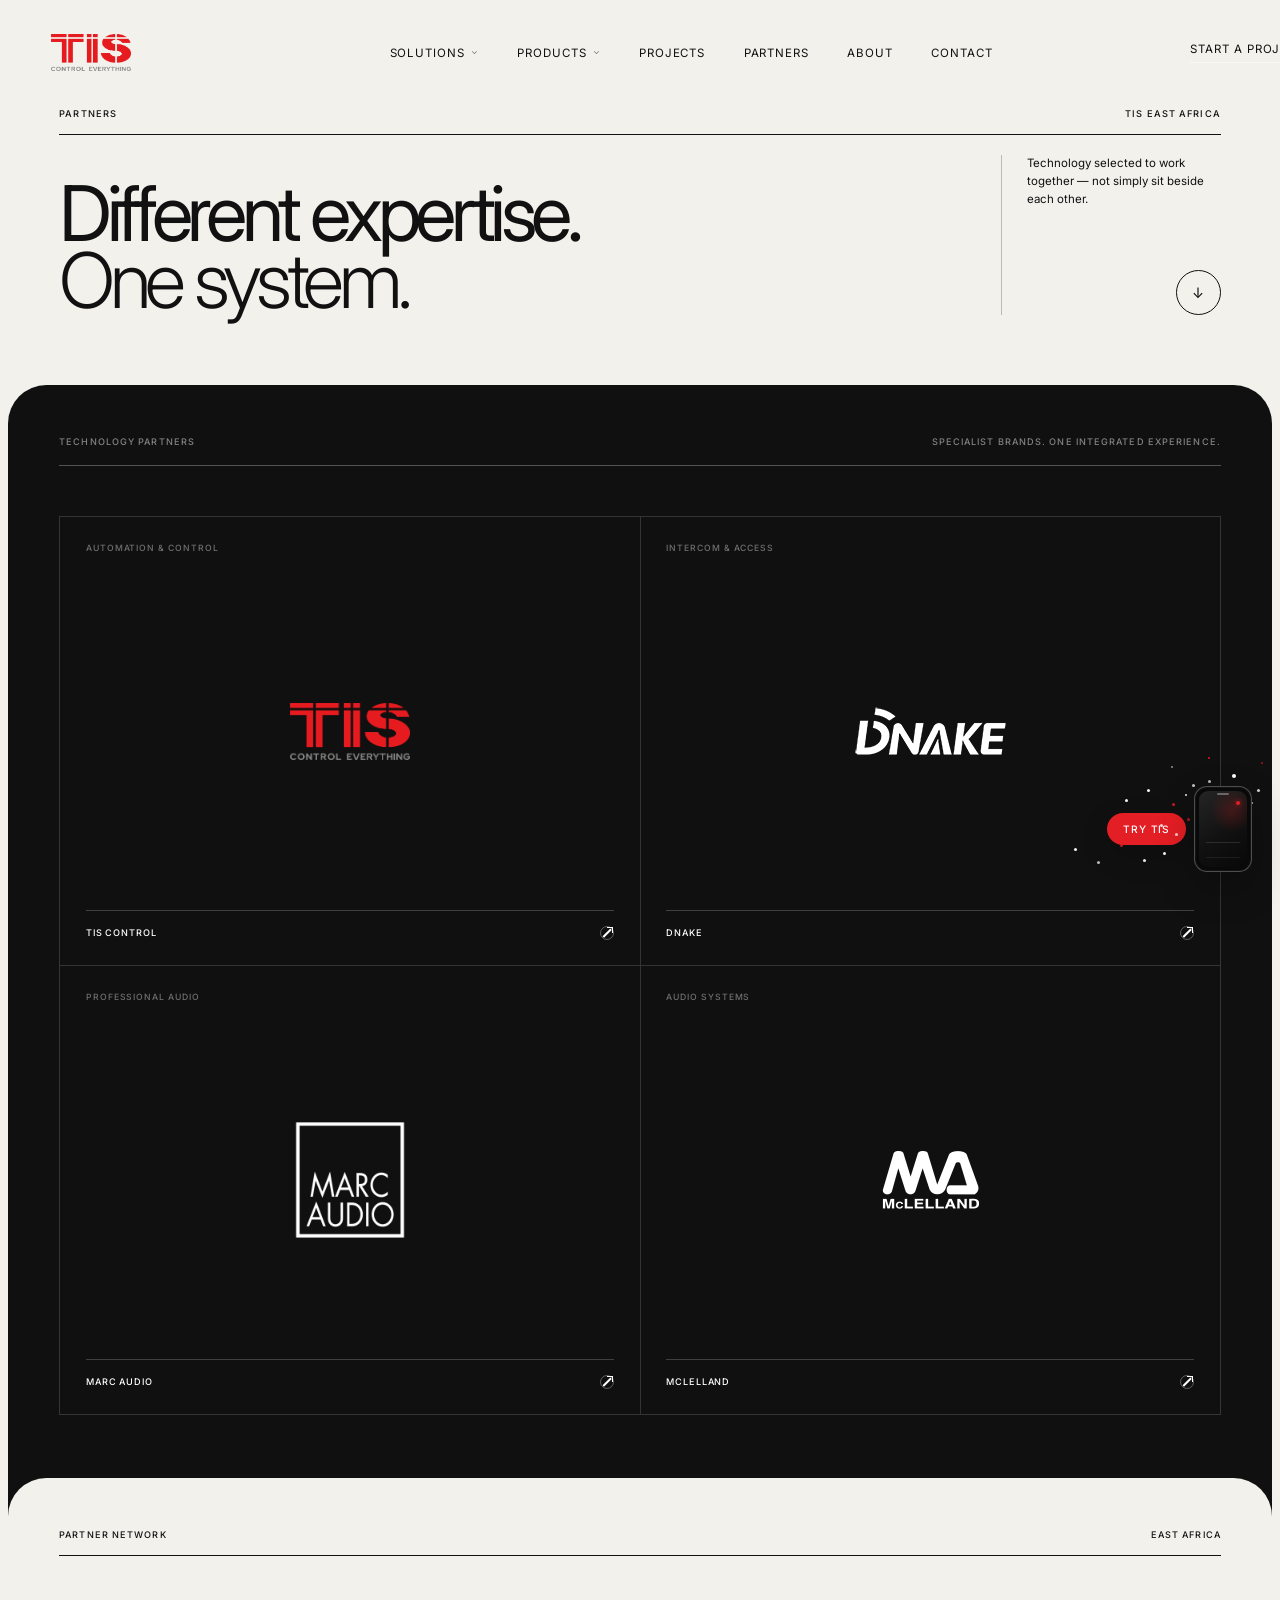
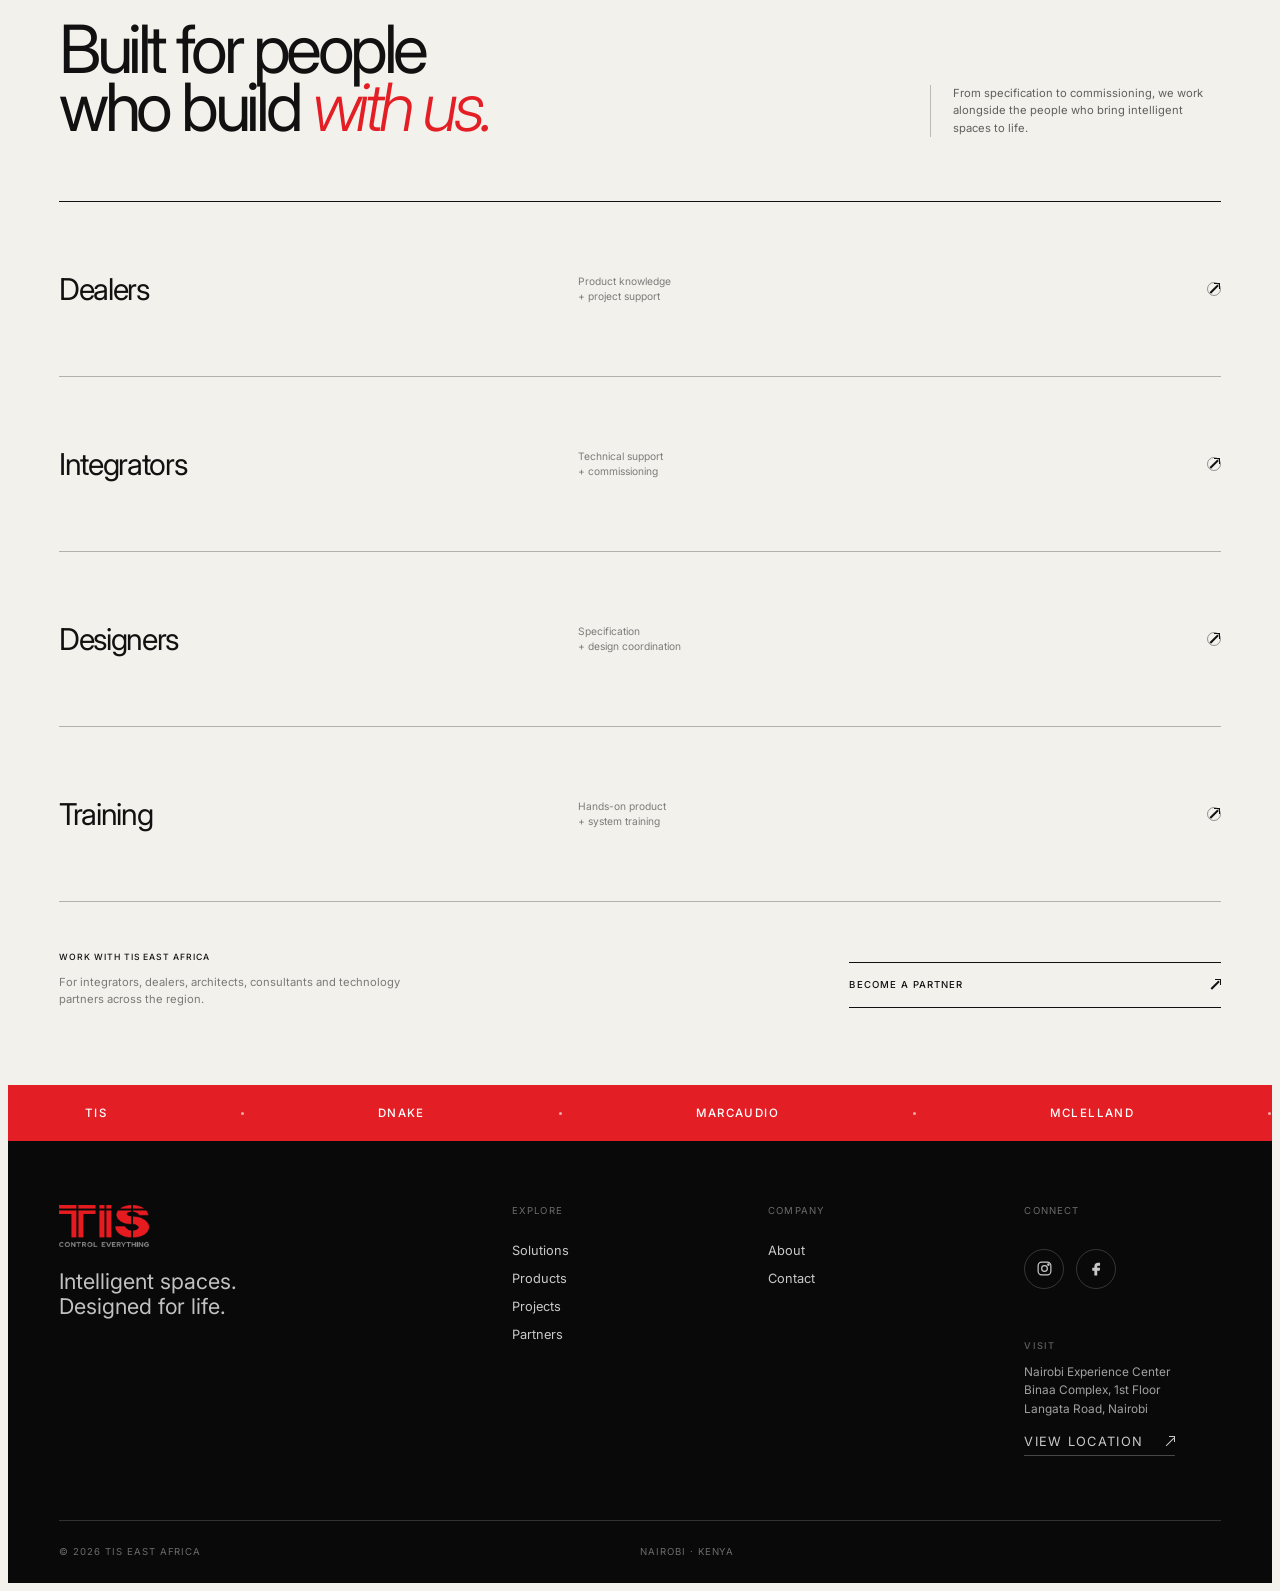
<file: html/partner.html>
<!DOCTYPE html>
<html lang="en">

<head>
    <meta charset="UTF-8">
    <meta name="viewport" content="width=device-width, initial-scale=1.0">

    <meta name="description"
        content="Technology partners, integrators, dealers, designers and training with TIS East Africa.">

    <title>Partners — TIS East Africa</title>

    <link rel="preconnect" href="https://fonts.googleapis.com">
    <link rel="preconnect" href="https://fonts.gstatic.com" crossorigin>

    <link href="https://fonts.googleapis.com/css2?family=Inter:ital,wght@0,300;0,400;0,500;1,300&display=swap"
        rel="stylesheet">

    <!-- GLOBAL -->
    <link rel="stylesheet" href="../css/style.css">

    <!-- PAGE -->
    <link rel="stylesheet" href="../css/partners.css">

    <!-- TIS DEMO -->
    <link rel="stylesheet" href="../css/tis-demo.css">
    <link rel="stylesheet" href="../css/experience.css">
</head>


<body class="partners-page">


    <!-- =====================================================
         HEADER
    ====================================================== -->

    <header class="site-header">

        <a href="index.html" class="brand" aria-label="TIS East Africa home">
            <img src="../images/TIS-Logo.png" alt="TIS">
        </a>


        <nav class="desktop-nav" aria-label="Main navigation">

            <!-- SOLUTIONS -->

            <div class="nav-dropdown">

                <button class="nav-dropdown-trigger" type="button">
                    Solutions
                    <span class="nav-chevron">⌄</span>
                </button>

                <div class="nav-dropdown-menu">

                    <a href="solutions.html#residential">
                        Residential
                    </a>

                    <a href="solutions.html#hospitality">
                        Hospitality
                    </a>

                    <a href="solutions.html#commercial">
                        Commercial
                    </a>

                    <a href="solutions.html#cinema">
                        Home Cinema
                    </a>

                    <a href="solutions.html" class="nav-dropdown-all">
                        All Solutions
                        <span>↗</span>
                    </a>

                </div>

            </div>


            <!-- PRODUCTS -->

            <div class="nav-dropdown">

                <button class="nav-dropdown-trigger" type="button">
                    Products
                    <span class="nav-chevron">⌄</span>
                </button>

                <div class="nav-dropdown-menu">

                    <a href="products.html#lighting">
                        Lighting
                    </a>

                    <a href="products.html#climate">
                        Climate
                    </a>

                    <a href="products.html#security">
                        Security & Access
                    </a>

                    <a href="products.html#entertainment">
                        Audio & Entertainment
                    </a>

                    <a href="products.html#control">
                        Control
                    </a>

                    <a href="products.html#energy">
                        Energy
                    </a>

                    <a href="products.html" class="nav-dropdown-all">
                        All Products
                        <span>↗</span>
                    </a>

                </div>

            </div>


            <a href="projects.html">Projects</a>
            <a href="partner.html">Partners</a>
            <a href="about.html">About</a>
            <a href="contact.html">Contact</a>

        </nav>


        <a href="contact.html" class="nav-contact">
            Start a project
            <span>↗</span>
        </a>


        <button class="menu-button" aria-label="Open menu">
            <span></span>
            <span></span>
        </button>

    </header>



    <!-- =====================================================
         MAIN
    ====================================================== -->

    <main>


        <!-- =================================================
             INTRO
        ================================================== -->

        <section class="partner-intro">

            <div class="partner-intro-meta">

                <span>Partners</span>

                <span>TIS East Africa</span>

            </div>


            <div class="partner-intro-layout">

                <h1>
                    Different expertise.<br>
                    <span>One system.</span>
                </h1>


                <div class="partner-intro-copy">

                    <p>
                        Technology selected to work together —
                        not simply sit beside each other.
                    </p>


                    <a href="#technology-partners" class="partner-scroll-arrow">
                        ↓
                    </a>

                </div>

            </div>

        </section>



        <!-- =================================================
             TECHNOLOGY PARTNERS
        ================================================== -->

        <section class="brand-stage" id="technology-partners">


            <div class="brand-stage-header">

                <span>
                    Technology Partners
                </span>

                <span>
                    Specialist brands. One integrated experience.
                </span>

            </div>



            <div class="brand-gallery">


                <!-- TIS -->

                <a class="brand-tile" href="https://www.tiscontrol.com/" target="_blank" rel="noopener noreferrer">

                    <div class="brand-tile-meta">
                        <span>Automation & Control</span>
                    </div>


                    <div class="brand-tile-logo">

                        <img src="../images/TIS-Logo.png" alt="TIS Control" class="logo-tis">

                    </div>


                    <div class="brand-tile-bottom">

                        <span>
                            TIS Control
                        </span>

                        <i>↗</i>

                    </div>

                </a>



                <!-- DNAKE -->

                <a class="brand-tile" href="https://www.dnake-global.com/" target="_blank" rel="noopener noreferrer">

                    <div class="brand-tile-meta">
                        <span>Intercom & Access</span>
                    </div>


                    <div class="brand-tile-logo">

                        <img src="../images/dnake-logo.png" alt="DNAKE" class="logo-dnake">

                    </div>


                    <div class="brand-tile-bottom">

                        <span>
                            DNAKE
                        </span>

                        <i>↗</i>

                    </div>

                </a>



                <!-- MARC AUDIO -->

                <a class="brand-tile" href="http://www.shop.marc-audio.com/" target="_blank" rel="noopener noreferrer">

                    <div class="brand-tile-meta">
                        <span>Professional Audio</span>
                    </div>


                    <div class="brand-tile-logo">

                        <img src="../images/marcaudio-logo.png" alt="Marc Audio" class="logo-marc">

                    </div>


                    <div class="brand-tile-bottom">

                        <span>
                            Marc Audio
                        </span>

                        <i>↗</i>

                    </div>

                </a>



                <!-- MCLELLAND -->

                <a class="brand-tile" href="https://www.mclellandmusic.com/" target="_blank" rel="noopener noreferrer">

                    <div class="brand-tile-meta">
                        <span>Audio Systems</span>
                    </div>


                    <div class="brand-tile-logo">

                        <img src="../images/mclelland-logo.png" alt="McLELLAND" class="logo-mclelland">

                    </div>


                    <div class="brand-tile-bottom">

                        <span>
                            McLELLAND
                        </span>

                        <i>↗</i>

                    </div>

                </a>


            </div>

        </section>



        <!-- =================================================
             PARTNER NETWORK
        ================================================== -->

        <section class="partner-program">


            <div class="partner-program-top">

                <span>
                    Partner Network
                </span>

                <span>
                    East Africa
                </span>

            </div>



            <div class="partner-program-heading">

                <h2>
                    Built for people<br>
                    who build <em>with us.</em>
                </h2>


                <p>
                    From specification to commissioning,
                    we work alongside the people who bring
                    intelligent spaces to life.
                </p>

            </div>



            <!-- =================================================
                 PARTNER LANES
            ================================================== -->

            <div class="partner-types">


                <!-- DEALERS -->

                <a href="contact.html" class="partner-type">

                    <strong>
                        Dealers
                    </strong>

                    <span class="partner-type-copy">
                        Product knowledge<br>
                        + project support
                    </span>

                    <i>↗</i>

                </a>



                <!-- INTEGRATORS -->

                <a href="contact.html" class="partner-type">

                    <strong>
                        Integrators
                    </strong>

                    <span class="partner-type-copy">
                        Technical support<br>
                        + commissioning
                    </span>

                    <i>↗</i>

                </a>



                <!-- DESIGNERS -->

                <a href="contact.html" class="partner-type">

                    <strong>
                        Designers
                    </strong>

                    <span class="partner-type-copy">
                        Specification<br>
                        + design coordination
                    </span>

                    <i>↗</i>

                </a>



                <!-- TRAINING -->

                <a href="contact.html" class="partner-type">

                    <strong>
                        Training
                    </strong>

                    <span class="partner-type-copy">
                        Hands-on product<br>
                        + system training
                    </span>

                    <i>↗</i>

                </a>


            </div>



            <!-- =================================================
                 PARTNER CTA
            ================================================== -->

            <div class="partner-program-bottom">


                <div class="partner-program-message">

                    <span>
                        Work with TIS East Africa
                    </span>

                    <p>
                        For integrators, dealers, architects,
                        consultants and technology partners
                        across the region.
                    </p>

                </div>


                <a href="contact.html" class="partner-main-cta">

                    <span>
                        Become a partner
                    </span>

                    <i>↗</i>

                </a>


            </div>


        </section>



        <!-- =================================================
             MARQUEE
        ================================================== -->

        <section class="partner-strip" aria-label="Technology partners">

            <div class="marquee">

                <div class="marquee-track">


                    <div class="marquee-group">

                        <span>TIS</span>
                        <i></i>

                        <span>DNAKE</span>
                        <i></i>

                        <span>MARCAUDIO</span>
                        <i></i>

                        <span>MCLELLAND</span>
                        <i></i>

                    </div>


                    <div class="marquee-group" aria-hidden="true">

                        <span>TIS</span>
                        <i></i>

                        <span>DNAKE</span>
                        <i></i>

                        <span>MARCAUDIO</span>
                        <i></i>

                        <span>MCLELLAND</span>
                        <i></i>

                    </div>


                </div>

            </div>

        </section>


    </main>



    <!-- =====================================================
         FOOTER
    ====================================================== -->

    <footer>

        <div class="footer-top">


            <div class="footer-brand">

                <img src="../images/TIS-Logo.png" alt="TIS">

                <p>
                    Intelligent spaces.<br>
                    Designed for life.
                </p>

            </div>



            <div class="footer-column">

                <span>
                    Explore
                </span>

                <a href="solutions.html">
                    Solutions
                </a>

                <a href="products.html">
                    Products
                </a>

                <a href="projects.html">
                    Projects
                </a>

                <a href="partner.html">
                    Partners
                </a>

            </div>



            <div class="footer-column">

                <span>
                    Company
                </span>

                <a href="about.html">
                    About
                </a>

                <a href="contact.html">
                    Contact
                </a>

            </div>



            <div class="footer-column footer-connect">

                <span>
                    Connect
                </span>


                <div class="footer-socials">


                    <a href="https://www.instagram.com/tis_eastafrica" target="_blank" rel="noopener noreferrer"
                        aria-label="Instagram">

                        <svg viewBox="0 0 24 24" aria-hidden="true">

                            <rect x="3" y="3" width="18" height="18" rx="5"></rect>

                            <circle cx="12" cy="12" r="4"></circle>

                            <circle cx="17.5" cy="6.5" r="1"></circle>

                        </svg>

                    </a>



                    <a href="https://www.facebook.com/p/TIS-East-Africa-100091730113954/" target="_blank"
                        rel="noopener noreferrer" aria-label="Facebook">

                        <svg viewBox="0 0 24 24" aria-hidden="true">

                            <path d="M14 8h3V4h-3c-3 0-5 2-5 5v2H6v4h3v7h4v-7h3.5l.5-4h-4V9c0-.7.3-1 1-1z"></path>

                        </svg>

                    </a>


                </div>



                <div class="footer-location">

                    <span>
                        Visit
                    </span>

                    <p>
                        Nairobi Experience Center<br>
                        Binaa Complex, 1st Floor<br>
                        Langata Road, Nairobi
                    </p>


                    <a class="footer-location-link"
                        href="https://www.google.com/maps/search/?api=1&query=Binaa+Complex+Langata+Road+Nairobi+Kenya"
                        target="_blank" rel="noopener noreferrer">

                        View location
                        <i>↗</i>

                    </a>

                </div>

            </div>


        </div>



        <div class="footer-bottom">

            <span>
                © 2026 TIS East Africa
            </span>

            <span>
                Nairobi · Kenya
            </span>

        </div>

    </footer>



    <!-- GLOBAL JS -->

    <script src="../js/script.js"></script>


    <!-- TRY TIS -->

    <script src="../js/tis-demo.js"></script>


</body>

</html>
</file>
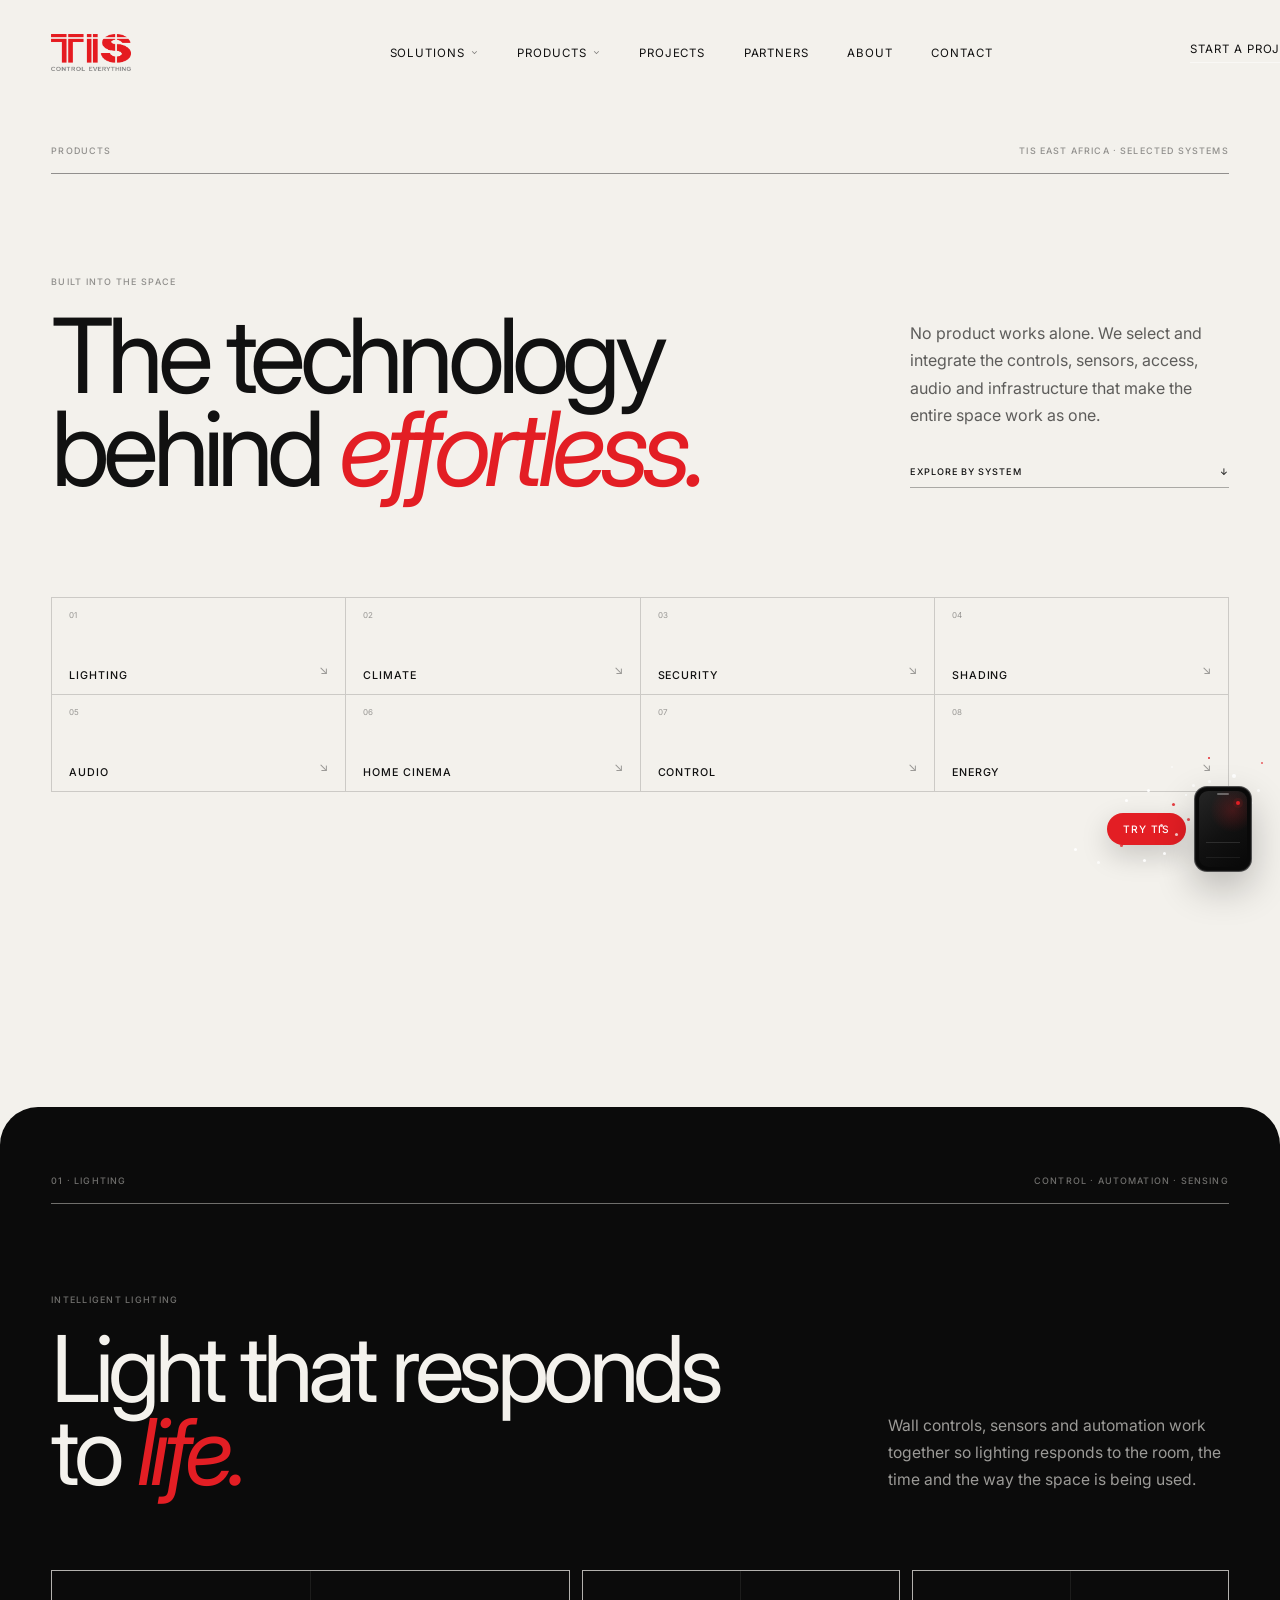
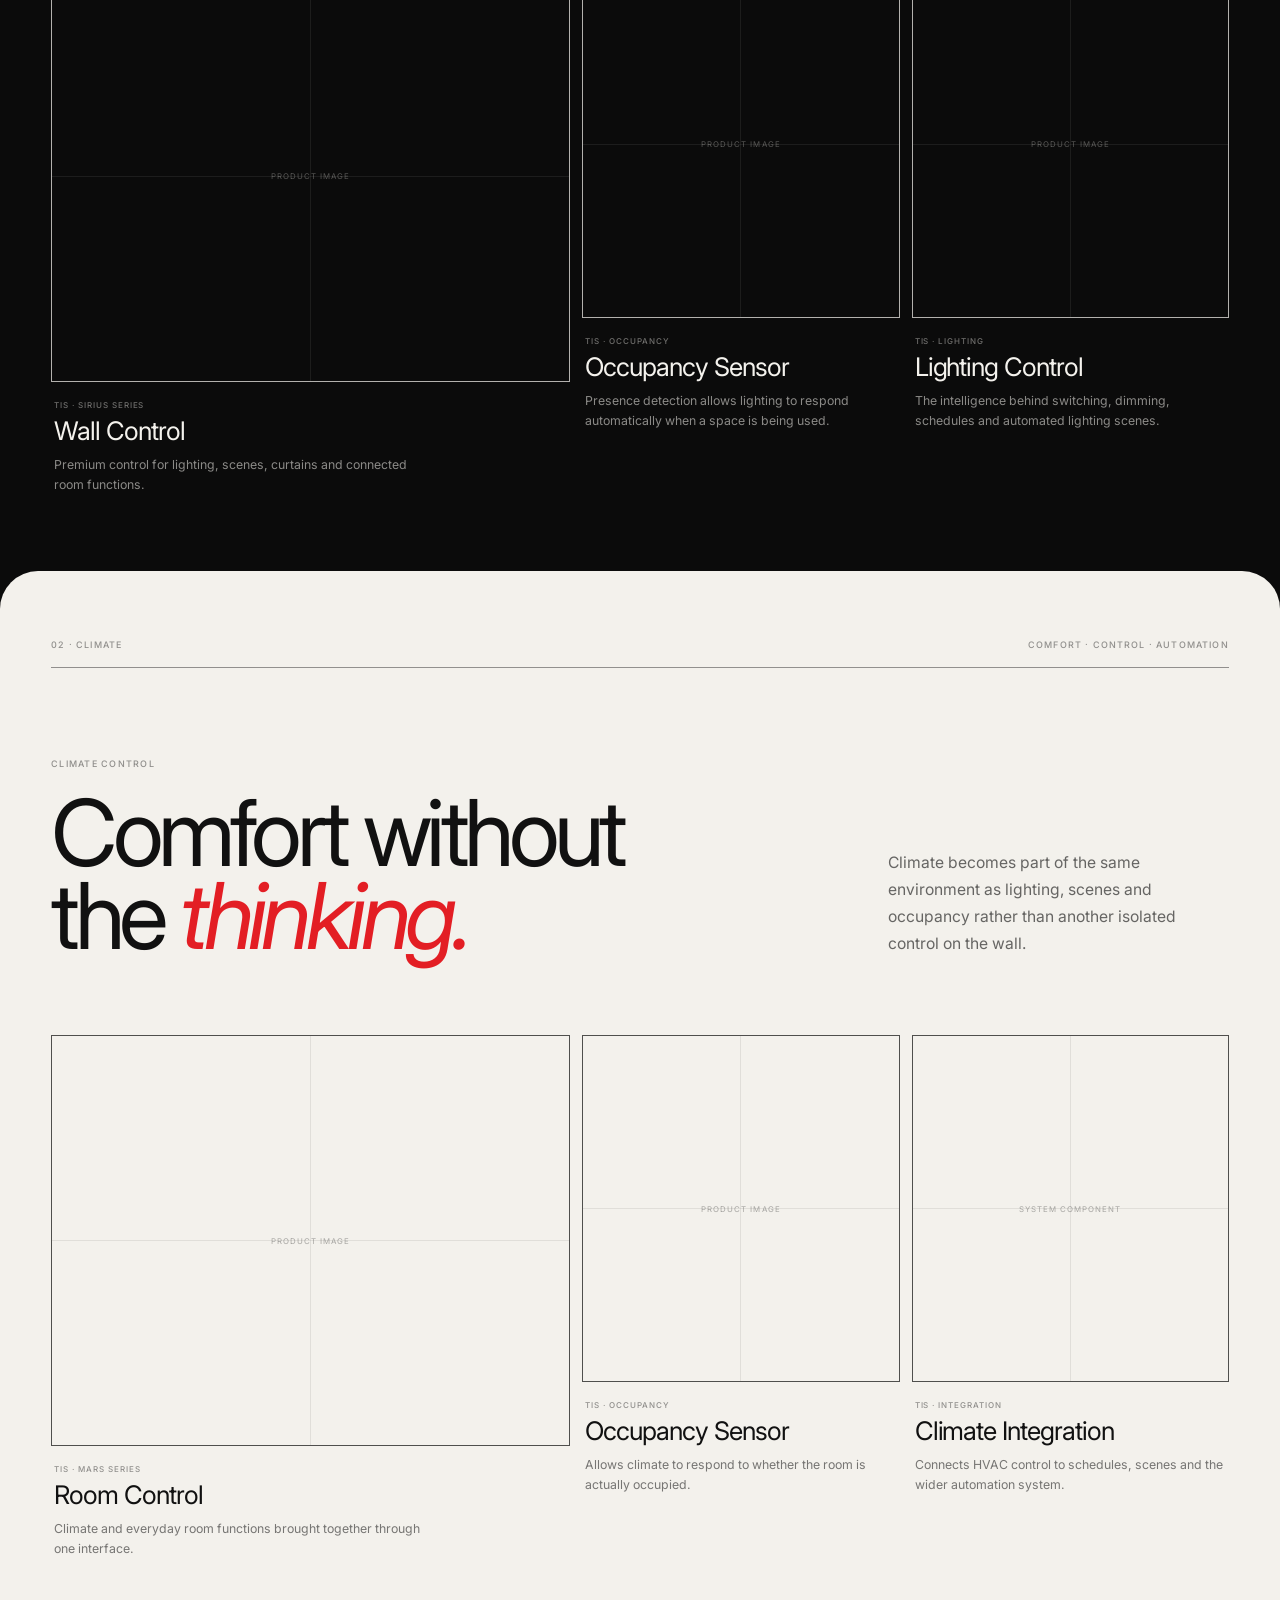
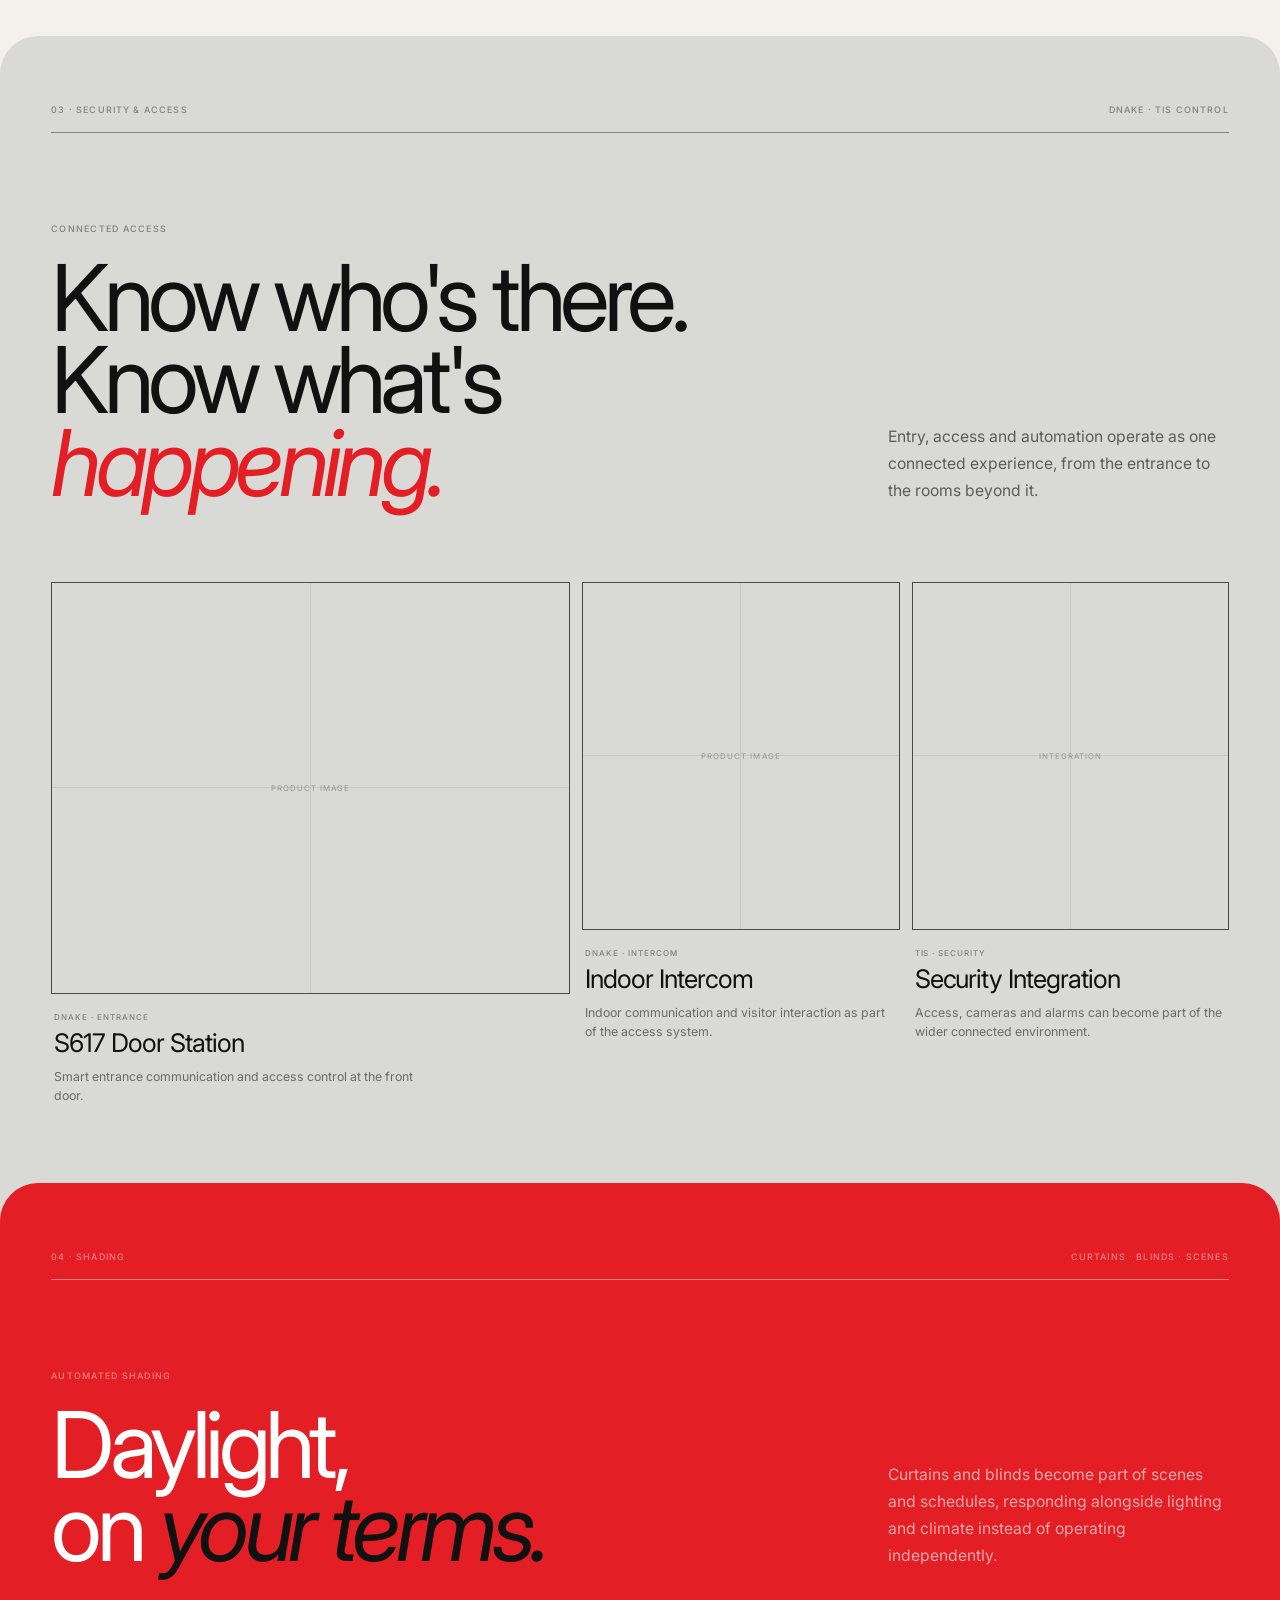
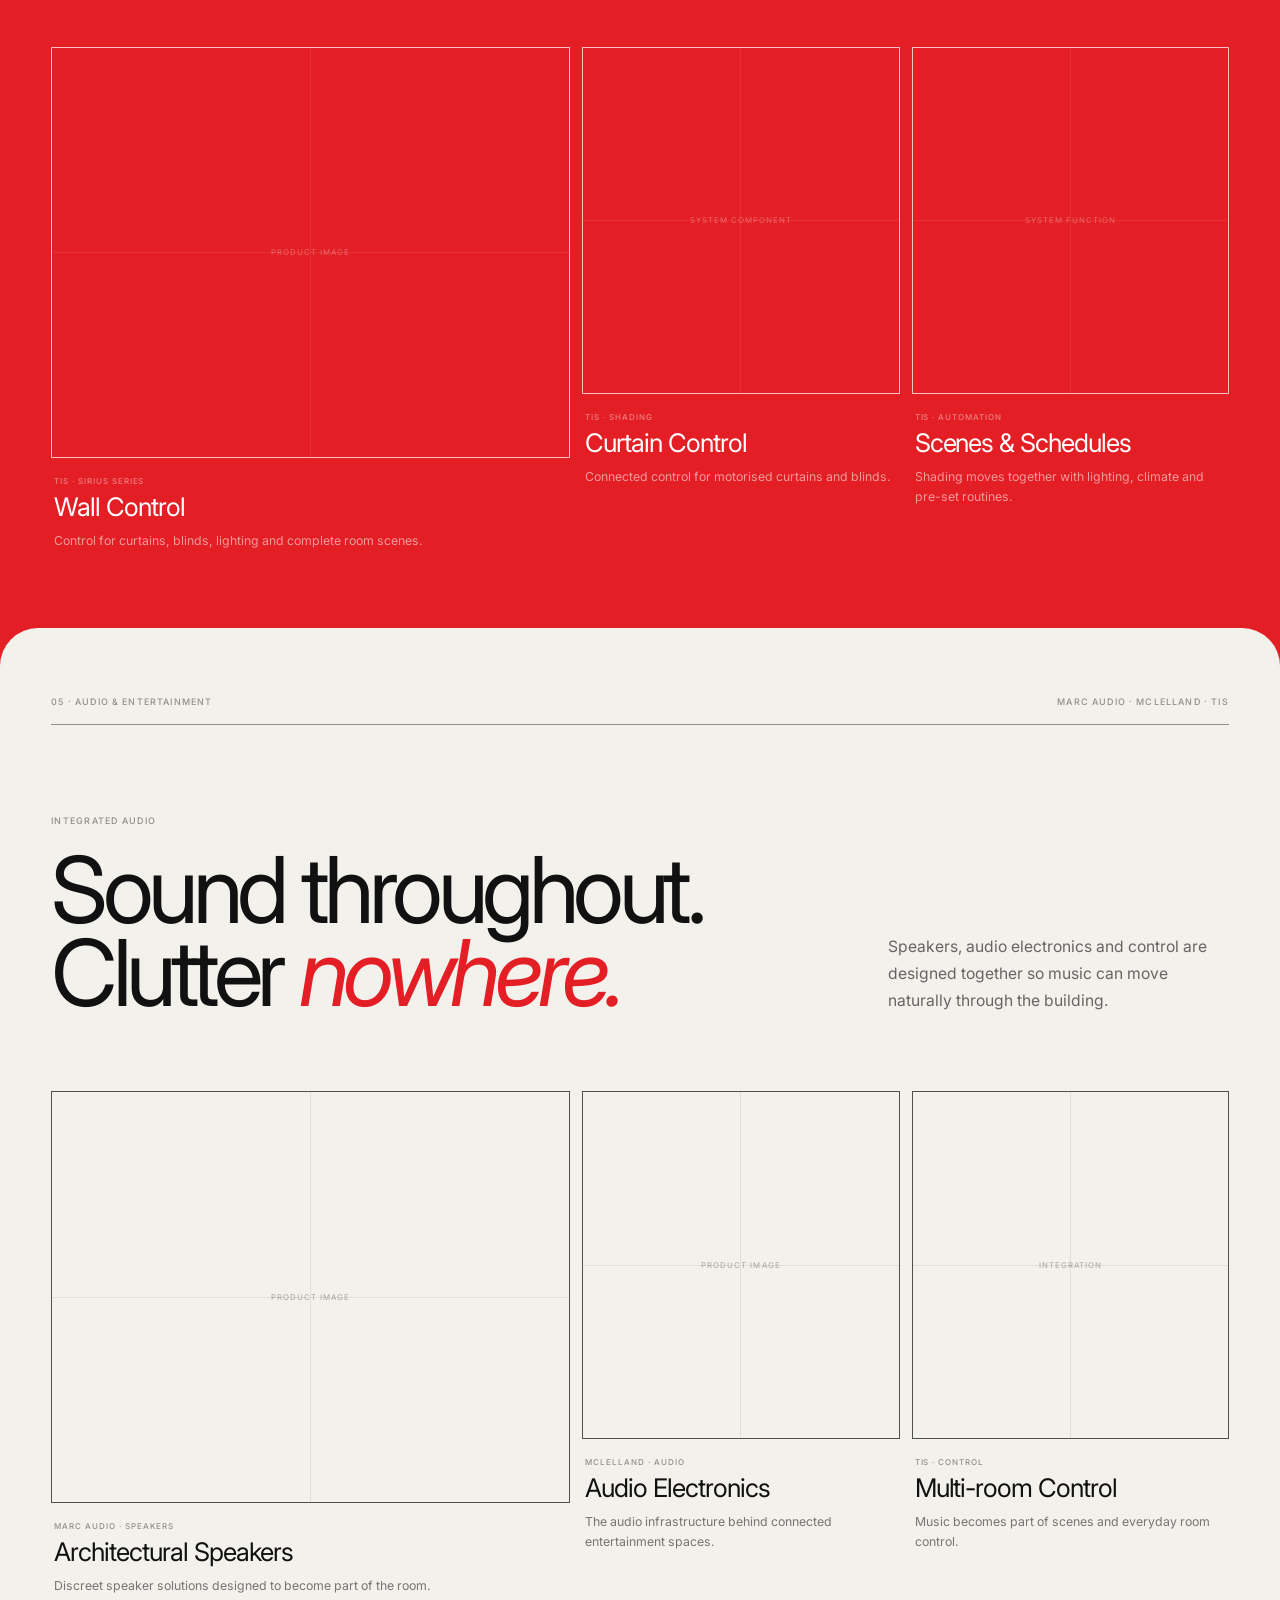
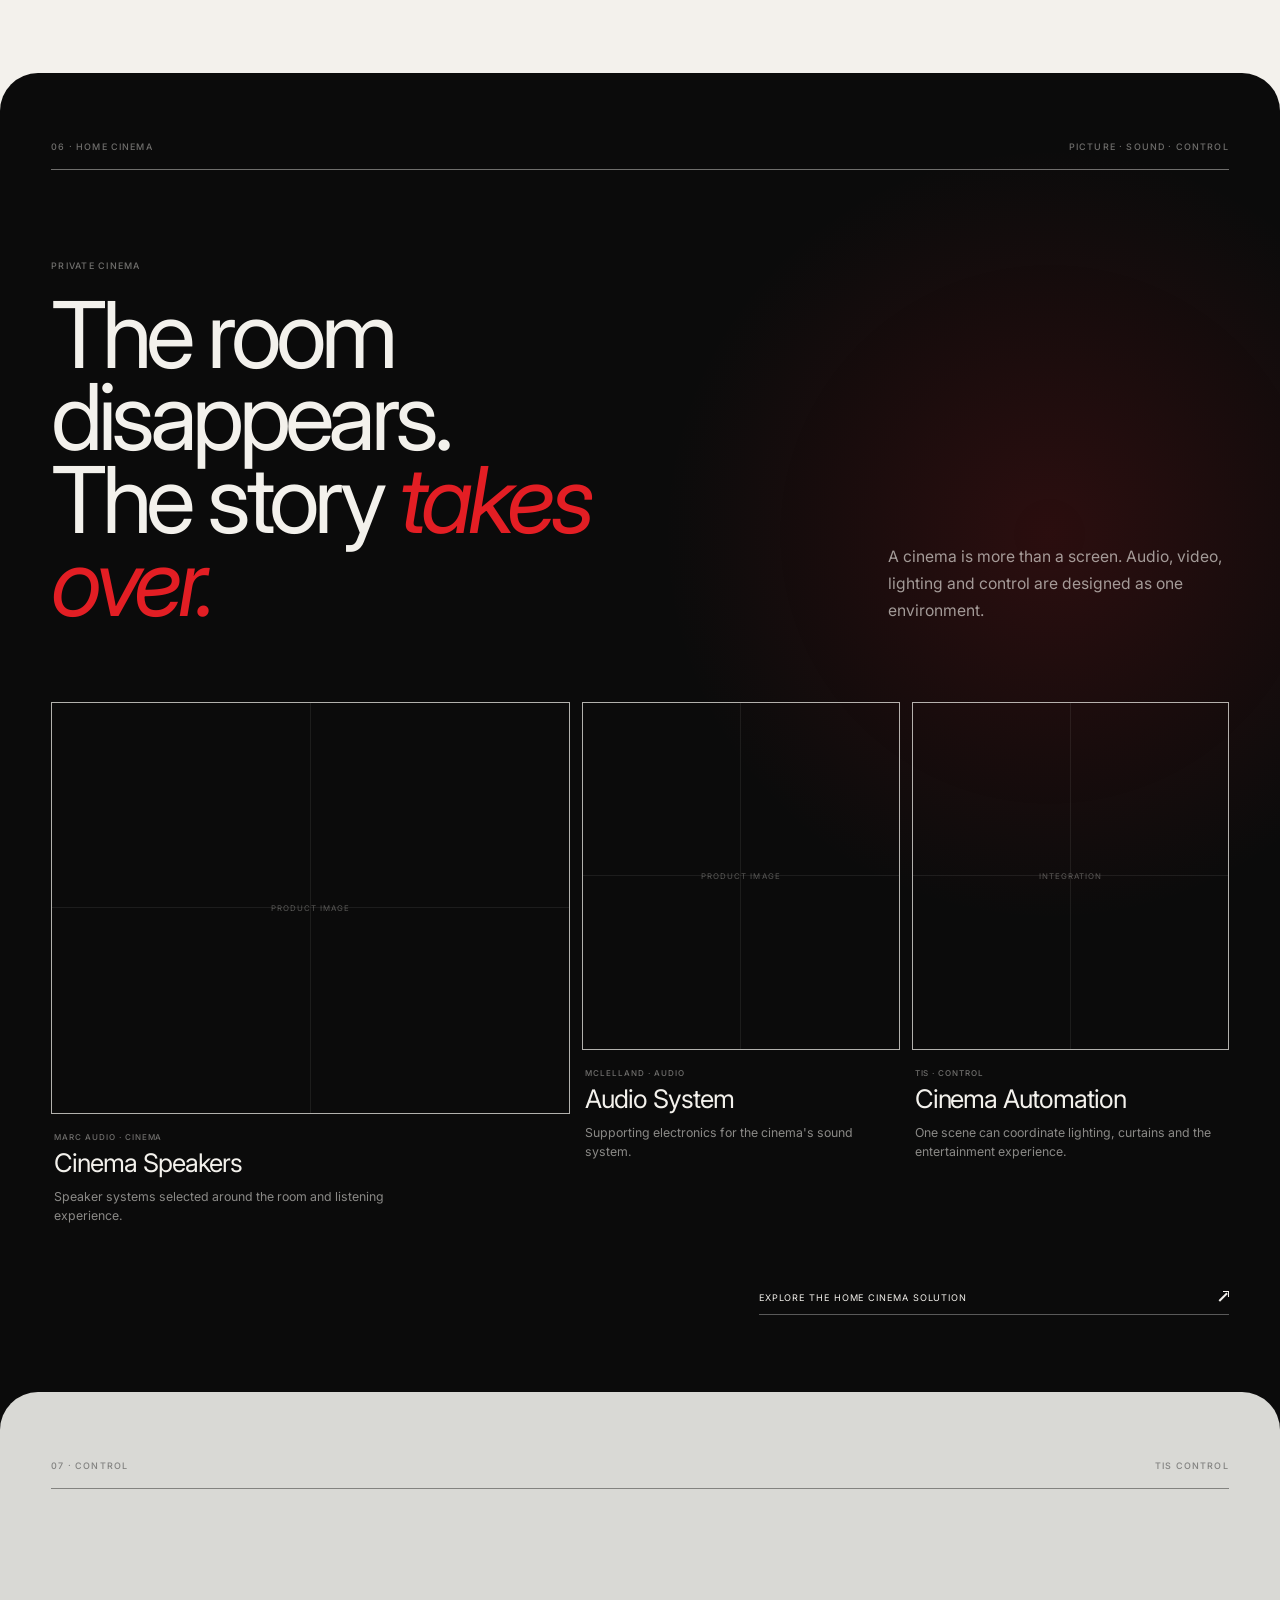
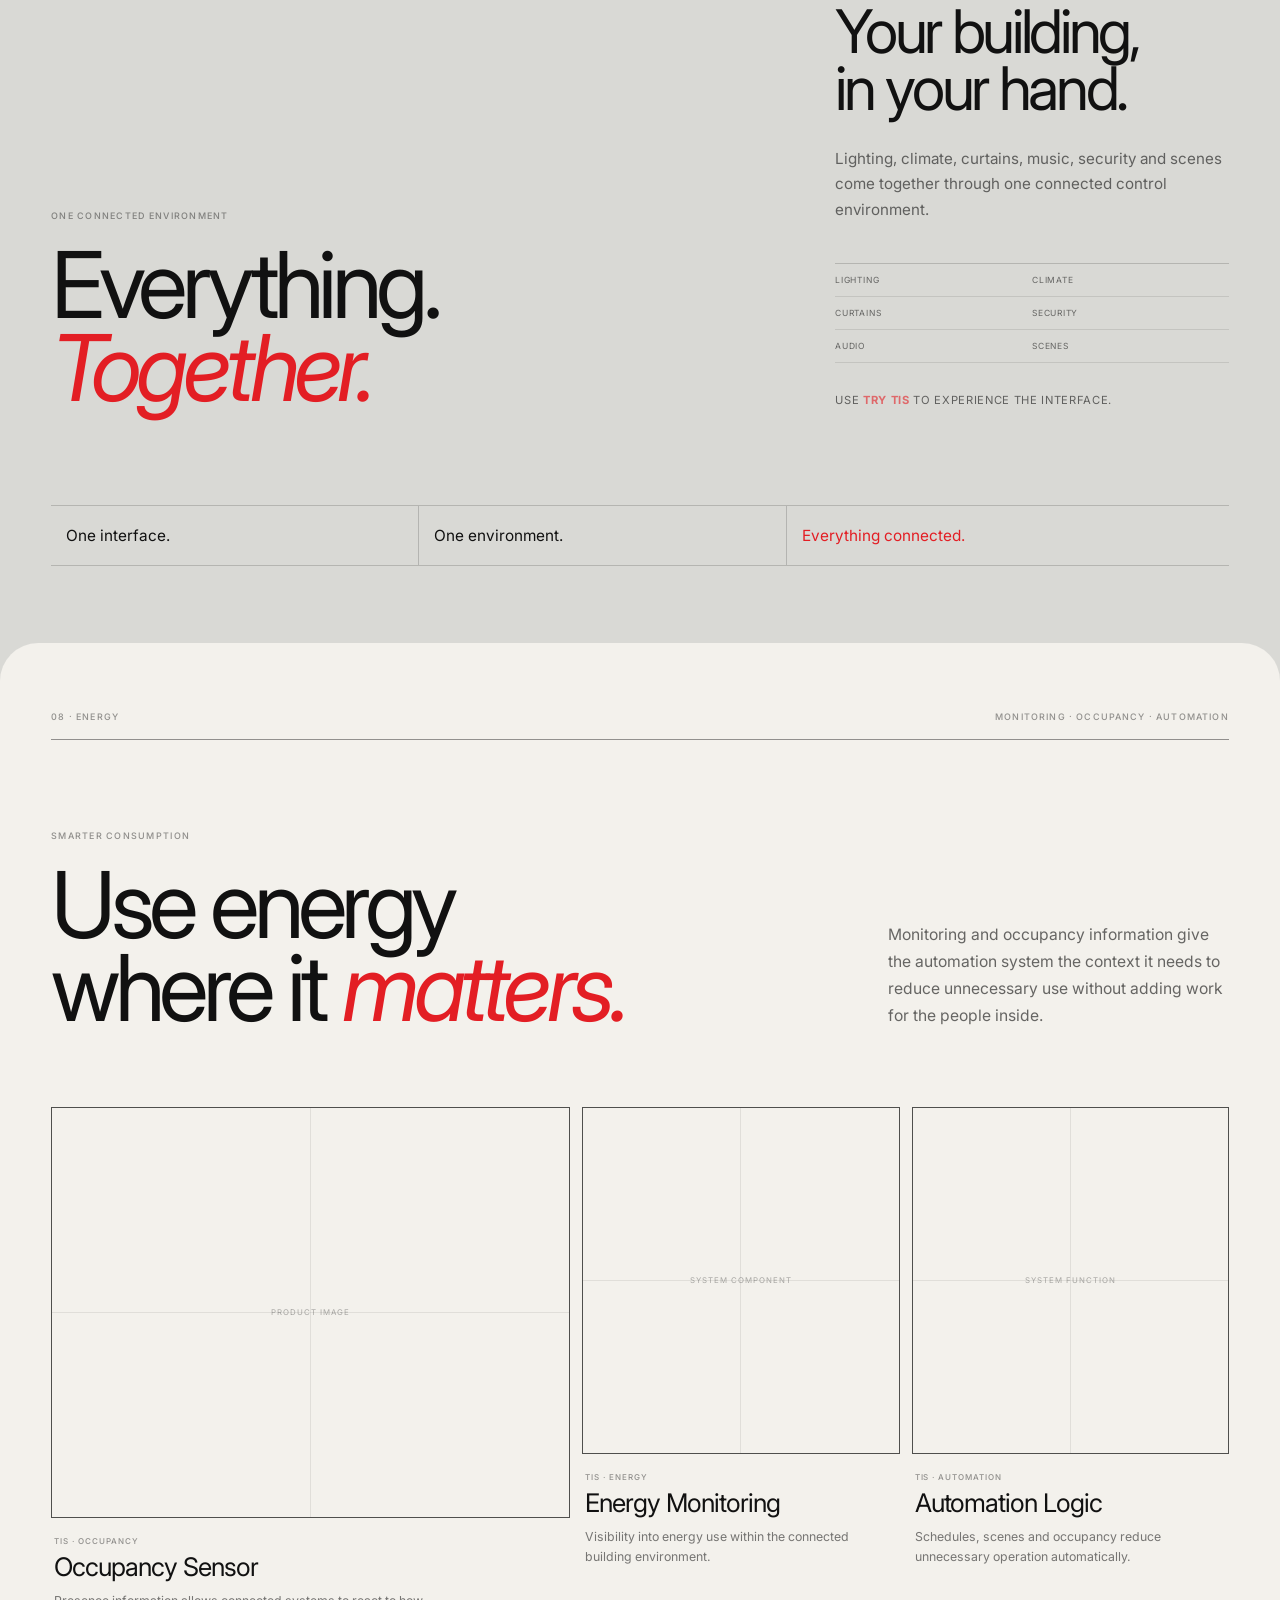
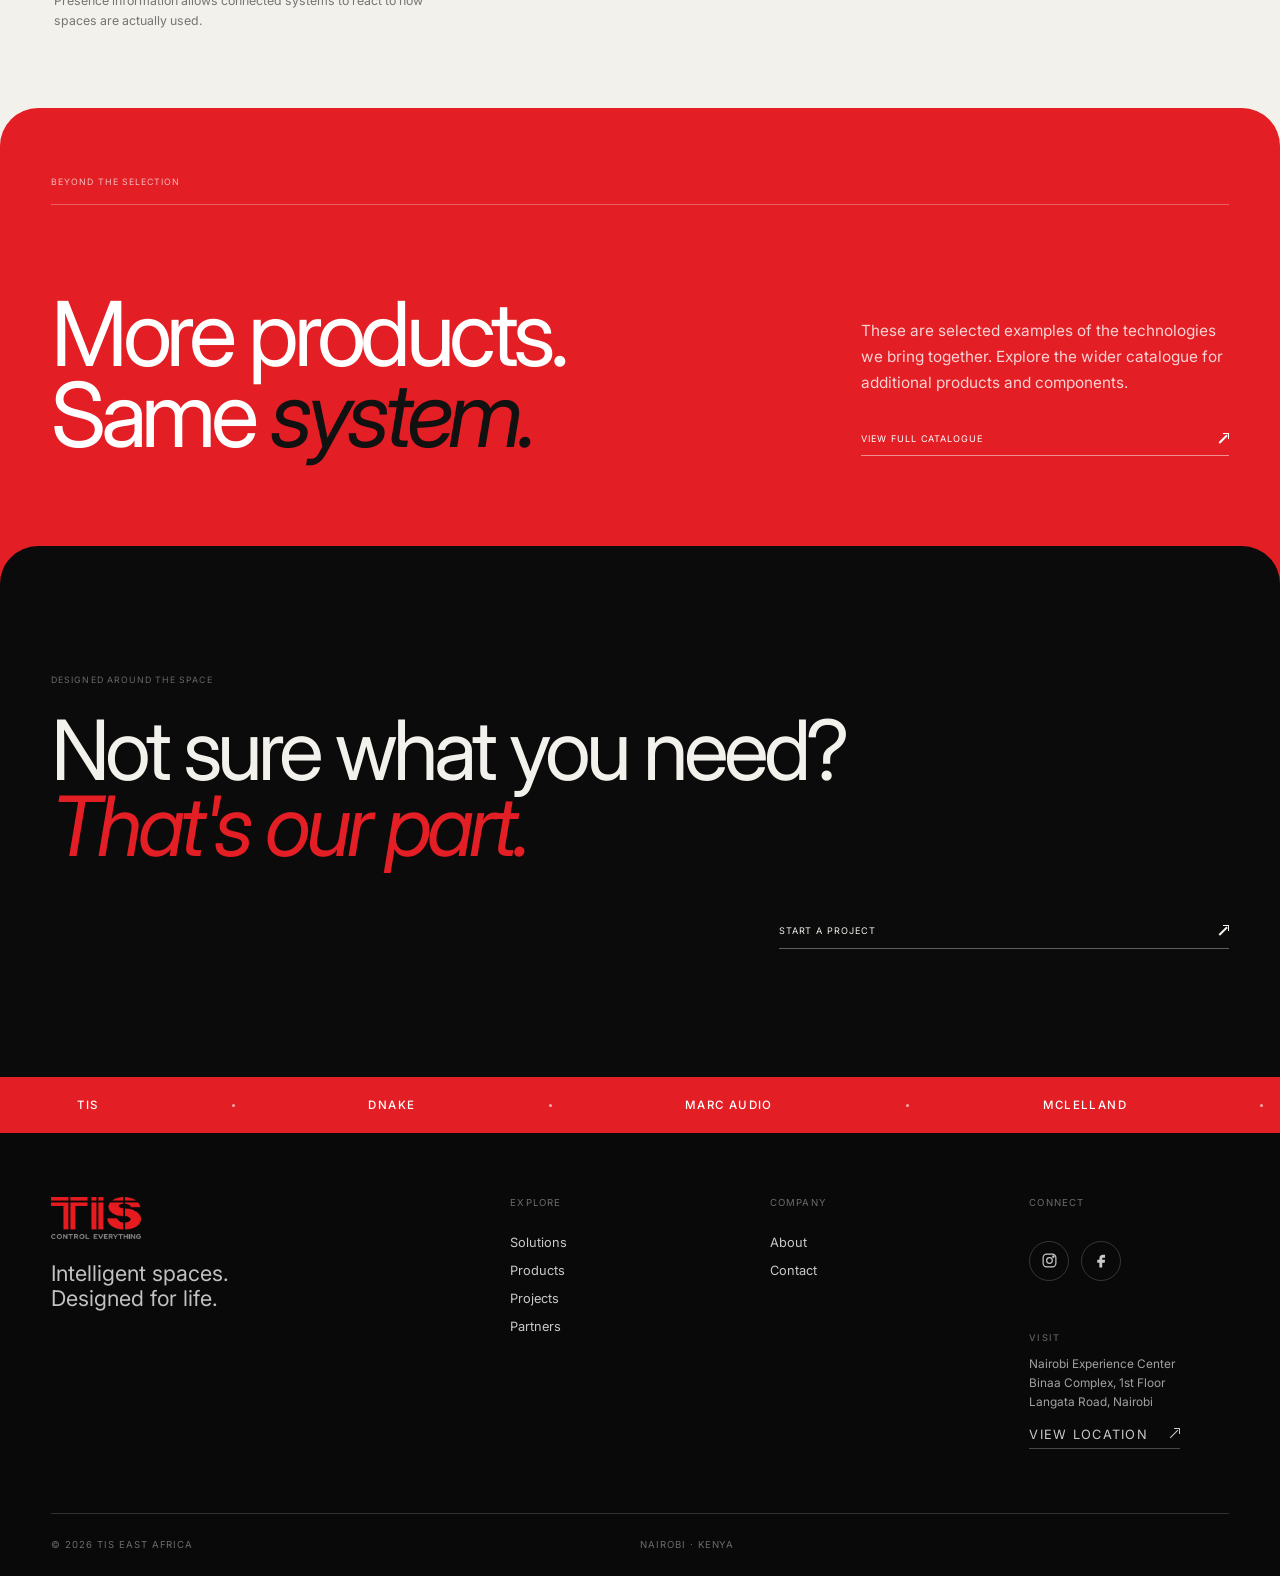
<file: html/products.html>
<!DOCTYPE html>
<html lang="en">

<head>
    <meta charset="UTF-8">
    <meta name="viewport" content="width=device-width, initial-scale=1.0">

    <meta name="description"
        content="Explore lighting, climate, security, shading, audio, home cinema, control and energy products from TIS East Africa.">

    <title>Products — TIS East Africa</title>

    <link rel="preconnect" href="https://fonts.googleapis.com">
    <link rel="preconnect" href="https://fonts.gstatic.com" crossorigin>

    <link href="https://fonts.googleapis.com/css2?family=Inter:wght@300;400;500;600&display=swap" rel="stylesheet">

    <link rel="stylesheet" href="../css/style.css">
    <link rel="stylesheet" href="../css/products.css">
    <link rel="stylesheet" href="../css/tis-demo.css">
    <link rel="stylesheet" href="../css/experience.css">
</head>


<body class="products-page">


    <!-- =====================================================
         HEADER
    ====================================================== -->

    <header class="site-header">

        <a href="index.html" class="brand" aria-label="TIS East Africa home">
            <img src="../images/TIS-Logo.png" alt="TIS">
        </a>


        <nav class="desktop-nav" aria-label="Main navigation">

            <div class="nav-dropdown">

                <button class="nav-dropdown-trigger" type="button">
                    Solutions
                    <span class="nav-chevron">⌄</span>
                </button>

                <div class="nav-dropdown-menu">

                    <a href="solutions.html#residential">
                        <span>Residential</span>
                        <i>↗</i>
                    </a>

                    <a href="solutions.html#hospitality">
                        <span>Hospitality</span>
                        <i>↗</i>
                    </a>

                    <a href="solutions.html#commercial">
                        <span>Commercial</span>
                        <i>↗</i>
                    </a>

                    <a href="solutions.html#cinema">
                        <span>Home Cinema</span>
                        <i>↗</i>
                    </a>

                    <div class="nav-dropdown-divider"></div>

                    <a href="solutions.html" class="nav-dropdown-all">
                        <span>All Solutions</span>
                        <i>↗</i>
                    </a>

                </div>
            </div>


            <div class="nav-dropdown">

                <button class="nav-dropdown-trigger" type="button">
                    Products
                    <span class="nav-chevron">⌄</span>
                </button>

                <div class="nav-dropdown-menu">

                    <a href="products.html#lighting">
                        <span>Lighting</span>
                        <i>↗</i>
                    </a>

                    <a href="products.html#climate">
                        <span>Climate</span>
                        <i>↗</i>
                    </a>

                    <a href="products.html#security">
                        <span>Security & Access</span>
                        <i>↗</i>
                    </a>

                    <a href="products.html#entertainment">
                        <span>Audio & Entertainment</span>
                        <i>↗</i>
                    </a>

                    <a href="products.html#control">
                        <span>Control</span>
                        <i>↗</i>
                    </a>

                    <a href="products.html#energy">
                        <span>Energy</span>
                        <i>↗</i>
                    </a>

                    <div class="nav-dropdown-divider"></div>

                    <a href="products.html" class="nav-dropdown-all">
                        <span>All Products</span>
                        <i>↗</i>
                    </a>

                </div>
            </div>


            <a href="projects.html">Projects</a>
            <a href="partner.html">Partners</a>
            <a href="about.html">About</a>
            <a href="contact.html">Contact</a>

        </nav>


        <a href="contact.html" class="nav-contact">
            Start a project <span>↗</span>
        </a>


        <button class="menu-button" aria-label="Open menu">
            <span></span>
            <span></span>
        </button>

    </header>



    <main>


        <!-- =====================================================
             OPENING
        ====================================================== -->

        <section class="products-opening">

            <div class="products-meta">
                <span>Products</span>
                <span>TIS East Africa · Selected Systems</span>
            </div>


            <div class="products-opening-grid">

                <div class="products-opening-title">

                    <span class="products-kicker">
                        Built into the space
                    </span>

                    <h1>
                        The technology<br>
                        behind <em>effortless.</em>
                    </h1>

                </div>


                <div class="products-opening-copy">

                    <p>
                        No product works alone. We select and integrate the
                        controls, sensors, access, audio and infrastructure
                        that make the entire space work as one.
                    </p>

                    <a href="#product-map">
                        Explore by system
                        <span>↓</span>
                    </a>

                </div>

            </div>


            <!-- PRODUCT INDEX -->

            <nav class="product-map" id="product-map">

                <a href="#lighting">
                    <span>01</span>
                    <strong>Lighting</strong>
                    <i>↘</i>
                </a>

                <a href="#climate">
                    <span>02</span>
                    <strong>Climate</strong>
                    <i>↘</i>
                </a>

                <a href="#security">
                    <span>03</span>
                    <strong>Security</strong>
                    <i>↘</i>
                </a>

                <a href="#shading">
                    <span>04</span>
                    <strong>Shading</strong>
                    <i>↘</i>
                </a>

                <a href="#entertainment">
                    <span>05</span>
                    <strong>Audio</strong>
                    <i>↘</i>
                </a>

                <a href="#cinema">
                    <span>06</span>
                    <strong>Home Cinema</strong>
                    <i>↘</i>
                </a>

                <a href="#control">
                    <span>07</span>
                    <strong>Control</strong>
                    <i>↘</i>
                </a>

                <a href="#energy">
                    <span>08</span>
                    <strong>Energy</strong>
                    <i>↘</i>
                </a>

            </nav>

        </section>



        <!-- =====================================================
             01 LIGHTING
        ====================================================== -->

        <section class="system-section system-dark" id="lighting">

            <div class="system-meta">
                <span>01 · Lighting</span>
                <span>Control · Automation · Sensing</span>
            </div>


            <div class="system-heading">

                <div>
                    <span class="system-kicker">Intelligent lighting</span>

                    <h2>
                        Light that responds<br>
                        to <em>life.</em>
                    </h2>
                </div>


                <p>
                    Wall controls, sensors and automation work together so
                    lighting responds to the room, the time and the way the
                    space is being used.
                </p>

            </div>


            <div class="product-showcase">

                <article class="product-card product-card-featured">

                    <div class="product-image-space">
                        <span>Product image</span>
                    </div>

                    <div class="product-card-info">
                        <span>TIS · Sirius Series</span>

                        <h3>Wall Control</h3>

                        <p>
                            Premium control for lighting, scenes,
                            curtains and connected room functions.
                        </p>
                    </div>

                </article>


                <article class="product-card">

                    <div class="product-image-space">
                        <span>Product image</span>
                    </div>

                    <div class="product-card-info">
                        <span>TIS · Occupancy</span>

                        <h3>Occupancy Sensor</h3>

                        <p>
                            Presence detection allows lighting to respond
                            automatically when a space is being used.
                        </p>
                    </div>

                </article>


                <article class="product-card">

                    <div class="product-image-space">
                        <span>Product image</span>
                    </div>

                    <div class="product-card-info">
                        <span>TIS · Lighting</span>

                        <h3>Lighting Control</h3>

                        <p>
                            The intelligence behind switching, dimming,
                            schedules and automated lighting scenes.
                        </p>
                    </div>

                </article>

            </div>

        </section>



        <!-- =====================================================
             02 CLIMATE
        ====================================================== -->

        <section class="system-section system-cream" id="climate">

            <div class="system-meta">
                <span>02 · Climate</span>
                <span>Comfort · Control · Automation</span>
            </div>


            <div class="system-heading">

                <div>
                    <span class="system-kicker">Climate control</span>

                    <h2>
                        Comfort without<br>
                        the <em>thinking.</em>
                    </h2>
                </div>


                <p>
                    Climate becomes part of the same environment as lighting,
                    scenes and occupancy rather than another isolated control
                    on the wall.
                </p>

            </div>


            <div class="product-showcase">

                <article class="product-card product-card-featured">

                    <div class="product-image-space">
                        <span>Product image</span>
                    </div>

                    <div class="product-card-info">
                        <span>TIS · Mars Series</span>

                        <h3>Room Control</h3>

                        <p>
                            Climate and everyday room functions brought
                            together through one interface.
                        </p>
                    </div>

                </article>


                <article class="product-card">

                    <div class="product-image-space">
                        <span>Product image</span>
                    </div>

                    <div class="product-card-info">
                        <span>TIS · Occupancy</span>

                        <h3>Occupancy Sensor</h3>

                        <p>
                            Allows climate to respond to whether the
                            room is actually occupied.
                        </p>
                    </div>

                </article>


                <article class="product-card">

                    <div class="product-image-space">
                        <span>System component</span>
                    </div>

                    <div class="product-card-info">
                        <span>TIS · Integration</span>

                        <h3>Climate Integration</h3>

                        <p>
                            Connects HVAC control to schedules, scenes
                            and the wider automation system.
                        </p>
                    </div>

                </article>

            </div>

        </section>



        <!-- =====================================================
             03 SECURITY
        ====================================================== -->

        <section class="system-section system-grey" id="security">

            <div class="system-meta">
                <span>03 · Security & Access</span>
                <span>DNAKE · TIS Control</span>
            </div>


            <div class="system-heading">

                <div>
                    <span class="system-kicker">Connected access</span>

                    <h2>
                        Know who's there.<br>
                        Know what's <em>happening.</em>
                    </h2>
                </div>


                <p>
                    Entry, access and automation operate as one connected
                    experience, from the entrance to the rooms beyond it.
                </p>

            </div>


            <div class="product-showcase">

                <article class="product-card product-card-featured">

                    <div class="product-image-space">
                        <span>Product image</span>
                    </div>

                    <div class="product-card-info">
                        <span>DNAKE · Entrance</span>

                        <h3>S617 Door Station</h3>

                        <p>
                            Smart entrance communication and access
                            control at the front door.
                        </p>
                    </div>

                </article>


                <article class="product-card">

                    <div class="product-image-space">
                        <span>Product image</span>
                    </div>

                    <div class="product-card-info">
                        <span>DNAKE · Intercom</span>

                        <h3>Indoor Intercom</h3>

                        <p>
                            Indoor communication and visitor interaction
                            as part of the access system.
                        </p>
                    </div>

                </article>


                <article class="product-card">

                    <div class="product-image-space">
                        <span>Integration</span>
                    </div>

                    <div class="product-card-info">
                        <span>TIS · Security</span>

                        <h3>Security Integration</h3>

                        <p>
                            Access, cameras and alarms can become part
                            of the wider connected environment.
                        </p>
                    </div>

                </article>

            </div>

        </section>



        <!-- =====================================================
             04 SHADING
        ====================================================== -->

        <section class="system-section system-red" id="shading">

            <div class="system-meta">
                <span>04 · Shading</span>
                <span>Curtains · Blinds · Scenes</span>
            </div>


            <div class="system-heading">

                <div>
                    <span class="system-kicker">Automated shading</span>

                    <h2>
                        Daylight,<br>
                        on <em>your terms.</em>
                    </h2>
                </div>


                <p>
                    Curtains and blinds become part of scenes and schedules,
                    responding alongside lighting and climate instead of
                    operating independently.
                </p>

            </div>


            <div class="product-showcase">

                <article class="product-card product-card-featured">

                    <div class="product-image-space">
                        <span>Product image</span>
                    </div>

                    <div class="product-card-info">
                        <span>TIS · Sirius Series</span>

                        <h3>Wall Control</h3>

                        <p>
                            Control for curtains, blinds, lighting
                            and complete room scenes.
                        </p>
                    </div>

                </article>


                <article class="product-card">

                    <div class="product-image-space">
                        <span>System component</span>
                    </div>

                    <div class="product-card-info">
                        <span>TIS · Shading</span>

                        <h3>Curtain Control</h3>

                        <p>
                            Connected control for motorised curtains
                            and blinds.
                        </p>
                    </div>

                </article>


                <article class="product-card">

                    <div class="product-image-space">
                        <span>System function</span>
                    </div>

                    <div class="product-card-info">
                        <span>TIS · Automation</span>

                        <h3>Scenes & Schedules</h3>

                        <p>
                            Shading moves together with lighting, climate
                            and pre-set routines.
                        </p>
                    </div>

                </article>

            </div>

        </section>



        <!-- =====================================================
             05 AUDIO
        ====================================================== -->

        <section class="system-section system-cream" id="entertainment">

            <div class="system-meta">
                <span>05 · Audio & Entertainment</span>
                <span>Marc Audio · McLelland · TIS</span>
            </div>


            <div class="system-heading">

                <div>
                    <span class="system-kicker">Integrated audio</span>

                    <h2>
                        Sound throughout.<br>
                        Clutter <em>nowhere.</em>
                    </h2>
                </div>


                <p>
                    Speakers, audio electronics and control are designed
                    together so music can move naturally through the building.
                </p>

            </div>


            <div class="product-showcase">

                <article class="product-card product-card-featured">

                    <div class="product-image-space">
                        <span>Product image</span>
                    </div>

                    <div class="product-card-info">
                        <span>Marc Audio · Speakers</span>

                        <h3>Architectural Speakers</h3>

                        <p>
                            Discreet speaker solutions designed to become
                            part of the room.
                        </p>
                    </div>

                </article>


                <article class="product-card">

                    <div class="product-image-space">
                        <span>Product image</span>
                    </div>

                    <div class="product-card-info">
                        <span>McLelland · Audio</span>

                        <h3>Audio Electronics</h3>

                        <p>
                            The audio infrastructure behind connected
                            entertainment spaces.
                        </p>
                    </div>

                </article>


                <article class="product-card">

                    <div class="product-image-space">
                        <span>Integration</span>
                    </div>

                    <div class="product-card-info">
                        <span>TIS · Control</span>

                        <h3>Multi-room Control</h3>

                        <p>
                            Music becomes part of scenes and everyday
                            room control.
                        </p>
                    </div>

                </article>

            </div>

        </section>



        <!-- =====================================================
             06 HOME CINEMA
        ====================================================== -->

        <section class="system-section system-cinema" id="cinema">

            <div class="system-meta">
                <span>06 · Home Cinema</span>
                <span>Picture · Sound · Control</span>
            </div>


            <div class="system-heading">

                <div>
                    <span class="system-kicker">Private cinema</span>

                    <h2>
                        The room disappears.<br>
                        The story <em>takes over.</em>
                    </h2>
                </div>


                <p>
                    A cinema is more than a screen. Audio, video, lighting
                    and control are designed as one environment.
                </p>

            </div>


            <div class="product-showcase">

                <article class="product-card product-card-featured">

                    <div class="product-image-space">
                        <span>Product image</span>
                    </div>

                    <div class="product-card-info">
                        <span>Marc Audio · Cinema</span>

                        <h3>Cinema Speakers</h3>

                        <p>
                            Speaker systems selected around the room
                            and listening experience.
                        </p>
                    </div>

                </article>


                <article class="product-card">

                    <div class="product-image-space">
                        <span>Product image</span>
                    </div>

                    <div class="product-card-info">
                        <span>McLelland · Audio</span>

                        <h3>Audio System</h3>

                        <p>
                            Supporting electronics for the cinema's
                            sound system.
                        </p>
                    </div>

                </article>


                <article class="product-card">

                    <div class="product-image-space">
                        <span>Integration</span>
                    </div>

                    <div class="product-card-info">
                        <span>TIS · Control</span>

                        <h3>Cinema Automation</h3>

                        <p>
                            One scene can coordinate lighting, curtains
                            and the entertainment experience.
                        </p>
                    </div>

                </article>

            </div>


            <a href="solutions.html#cinema" class="system-link">
                <span>Explore the Home Cinema solution</span>
                <i>↗</i>
            </a>

        </section>



        <!-- =====================================================
             07 CONTROL
        ====================================================== -->

        <section class="system-section control-section" id="control">

            <div class="system-meta">
                <span>07 · Control</span>
                <span>TIS Control</span>
            </div>


            <div class="control-layout">

                <div class="control-title">

                    <span class="system-kicker">
                        One connected environment
                    </span>

                    <h2>
                        Everything.<br>
                        <em>Together.</em>
                    </h2>

                </div>


                <div class="control-copy">

                    <h3>
                        Your building,<br>
                        in your hand.
                    </h3>

                    <p>
                        Lighting, climate, curtains, music, security and
                        scenes come together through one connected control
                        environment.
                    </p>


                    <div class="control-tags">
                        <span>Lighting</span>
                        <span>Climate</span>
                        <span>Curtains</span>
                        <span>Security</span>
                        <span>Audio</span>
                        <span>Scenes</span>
                    </div>


                    <p class="control-note">
                        Use <strong>TRY TIS</strong> to experience the
                        interface.
                    </p>

                </div>

            </div>


            <div class="control-statement">
                <span>One interface.</span>
                <span>One environment.</span>
                <strong>Everything connected.</strong>
            </div>

        </section>



        <!-- =====================================================
             08 ENERGY
        ====================================================== -->

        <section class="system-section system-cream" id="energy">

            <div class="system-meta">
                <span>08 · Energy</span>
                <span>Monitoring · Occupancy · Automation</span>
            </div>


            <div class="system-heading">

                <div>
                    <span class="system-kicker">Smarter consumption</span>

                    <h2>
                        Use energy<br>
                        where it <em>matters.</em>
                    </h2>
                </div>


                <p>
                    Monitoring and occupancy information give the automation
                    system the context it needs to reduce unnecessary use
                    without adding work for the people inside.
                </p>

            </div>


            <div class="product-showcase">

                <article class="product-card product-card-featured">

                    <div class="product-image-space">
                        <span>Product image</span>
                    </div>

                    <div class="product-card-info">
                        <span>TIS · Occupancy</span>

                        <h3>Occupancy Sensor</h3>

                        <p>
                            Presence information allows connected systems
                            to react to how spaces are actually used.
                        </p>
                    </div>

                </article>


                <article class="product-card">

                    <div class="product-image-space">
                        <span>System component</span>
                    </div>

                    <div class="product-card-info">
                        <span>TIS · Energy</span>

                        <h3>Energy Monitoring</h3>

                        <p>
                            Visibility into energy use within the connected
                            building environment.
                        </p>
                    </div>

                </article>


                <article class="product-card">

                    <div class="product-image-space">
                        <span>System function</span>
                    </div>

                    <div class="product-card-info">
                        <span>TIS · Automation</span>

                        <h3>Automation Logic</h3>

                        <p>
                            Schedules, scenes and occupancy reduce
                            unnecessary operation automatically.
                        </p>
                    </div>

                </article>

            </div>

        </section>



        <!-- =====================================================
             CATALOGUE
        ====================================================== -->

        <section class="catalogue-section">

            <span class="catalogue-small">
                Beyond the selection
            </span>


            <div class="catalogue-layout">

                <h2>
                    More products.<br>
                    Same <em>system.</em>
                </h2>


                <div>

                    <p>
                        These are selected examples of the technologies
                        we bring together. Explore the wider catalogue
                        for additional products and components.
                    </p>


                    <a href="https://www.tiseastafrica.com/shop" target="_blank" rel="noopener noreferrer">

                        <span>View full catalogue</span>
                        <i>↗</i>

                    </a>

                </div>

            </div>

        </section>



        <!-- =====================================================
             CTA
        ====================================================== -->

        <section class="products-cta">

            <span>Designed around the space</span>

            <h2>
                Not sure what you need?<br>
                <em>That's our part.</em>
            </h2>


            <a href="contact.html">
                <span>Start a project</span>
                <i>↗</i>
            </a>

        </section>



        <!-- =====================================================
             MARQUEE
        ====================================================== -->

        <section class="partner-strip">

            <div class="marquee">

                <div class="marquee-track">

                    <div class="marquee-group">
                        <span>TIS</span><i></i>
                        <span>DNAKE</span><i></i>
                        <span>MARC AUDIO</span><i></i>
                        <span>McLELLAND</span><i></i>
                    </div>

                    <div class="marquee-group" aria-hidden="true">
                        <span>TIS</span><i></i>
                        <span>DNAKE</span><i></i>
                        <span>MARC AUDIO</span><i></i>
                        <span>McLELLAND</span><i></i>
                    </div>

                </div>

            </div>

        </section>

    </main>



    <!-- =====================================================
         FOOTER
    ====================================================== -->

    <footer>

        <div class="footer-top">

            <div class="footer-brand">

                <img src="../images/TIS-Logo.png" alt="TIS">

                <p>
                    Intelligent spaces.<br>
                    Designed for life.
                </p>

            </div>


            <div class="footer-column">

                <span>Explore</span>

                <a href="solutions.html">Solutions</a>
                <a href="products.html">Products</a>
                <a href="projects.html">Projects</a>
                <a href="partner.html">Partners</a>

            </div>


            <div class="footer-column">

                <span>Company</span>

                <a href="about.html">About</a>
                <a href="contact.html">Contact</a>

            </div>


            <div class="footer-column footer-connect">

                <span>Connect</span>


                <div class="footer-socials">

                    <a href="https://www.instagram.com/tis_eastafrica" target="_blank" rel="noopener noreferrer"
                        aria-label="Instagram">

                        <svg viewBox="0 0 24 24" aria-hidden="true">
                            <rect x="3" y="3" width="18" height="18" rx="5"></rect>
                            <circle cx="12" cy="12" r="4"></circle>
                            <circle cx="17.5" cy="6.5" r="1"></circle>
                        </svg>

                    </a>


                    <a href="https://www.facebook.com/p/TIS-East-Africa-100091730113954/" target="_blank"
                        rel="noopener noreferrer" aria-label="Facebook">

                        <svg viewBox="0 0 24 24" aria-hidden="true">
                            <path d="M14 8h3V4h-3c-3 0-5 2-5 5v2H6v4h3v7h4v-7h3.5l.5-4h-4V9c0-.7.3-1 1-1z"></path>
                        </svg>

                    </a>

                </div>

<div class="footer-location">

    <span>Visit</span>

    <p>
        Nairobi Experience Center<br>
        Binaa Complex, 1st Floor<br>
        Langata Road, Nairobi
    </p>


    <a class="footer-location-link"
        href="https://www.google.com/maps/search/?api=1&query=Binaa+Complex+Langata+Road+Nairobi+Kenya" target="_blank"
        rel="noopener noreferrer">

        View location
        <i>↗</i>

    </a>

</div>

</div>

</div>

        <div class="footer-bottom">
            <span>© 2026 TIS East Africa</span>
            <span>Nairobi · Kenya</span>
        </div>

    </footer>


    <script src="../js/script.js"></script>
    <script src="../js/tis-demo.js"></script>

</body>

</html>
</file>
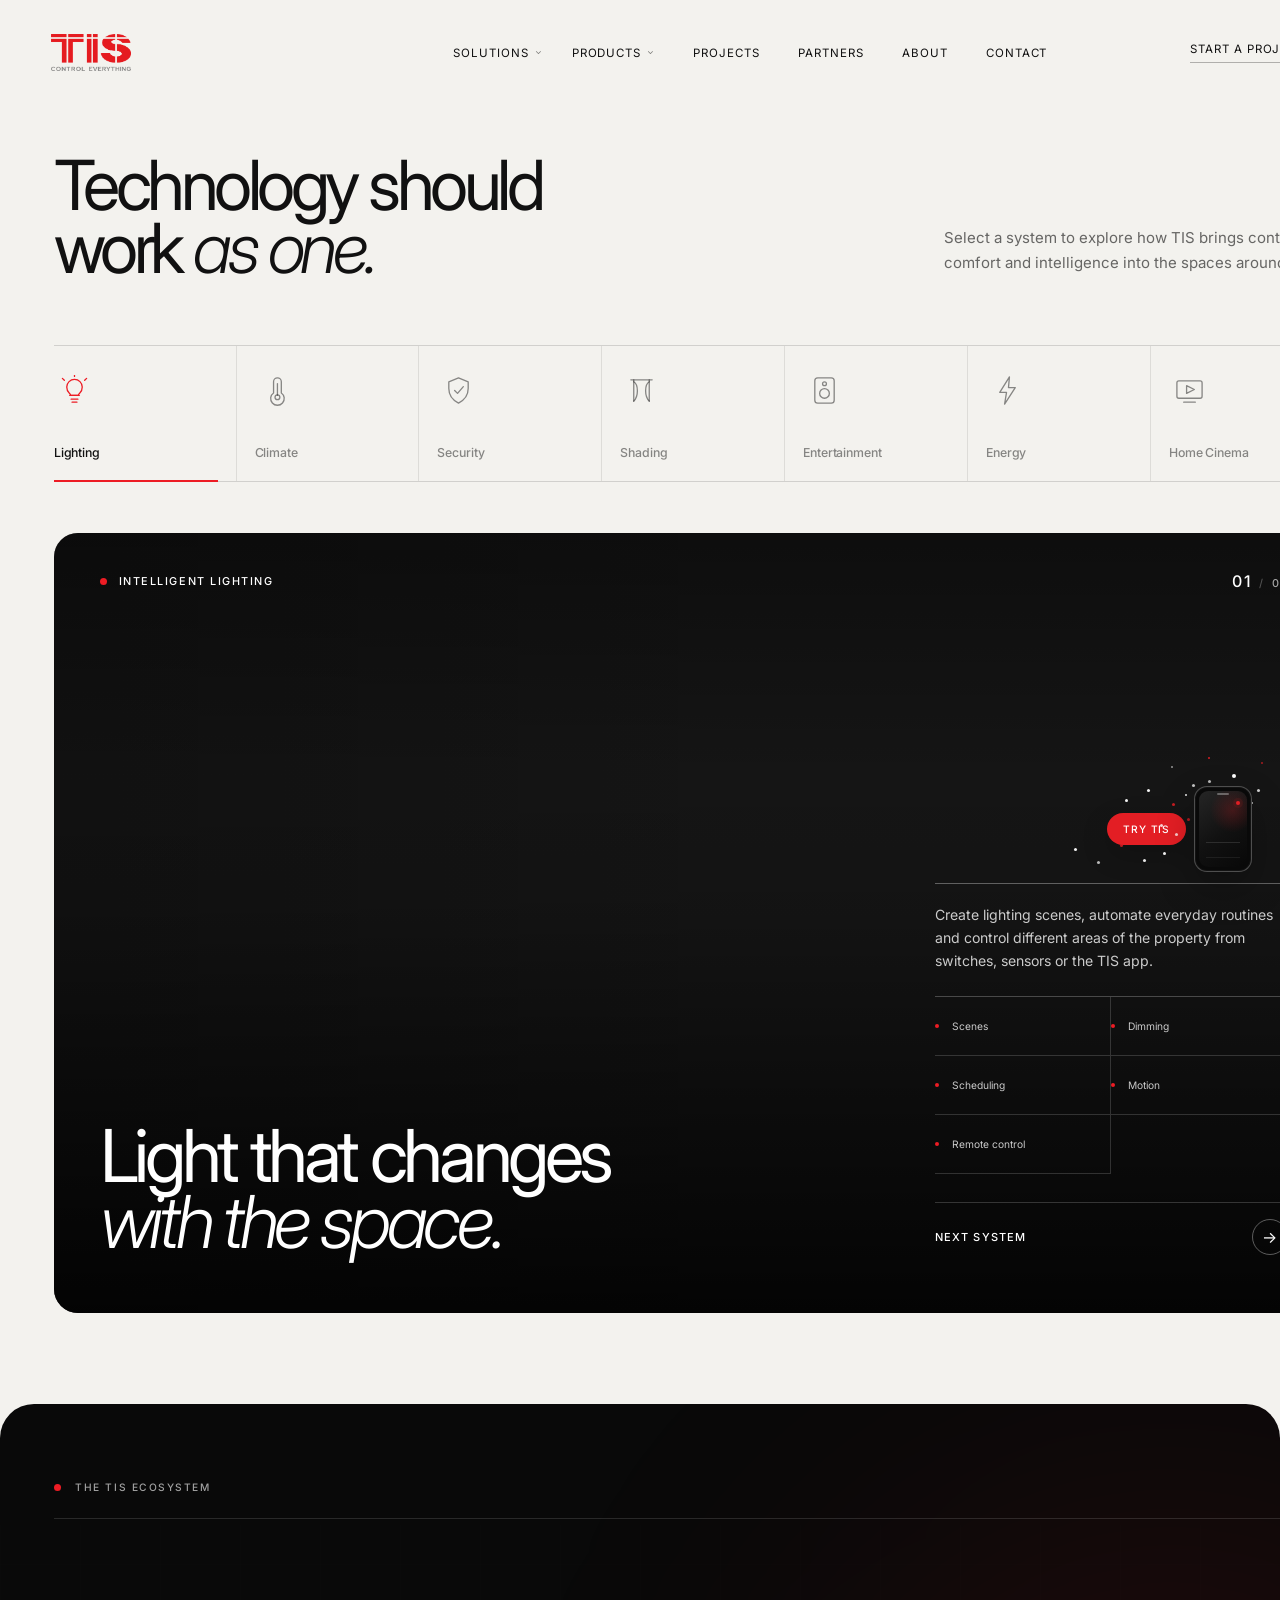
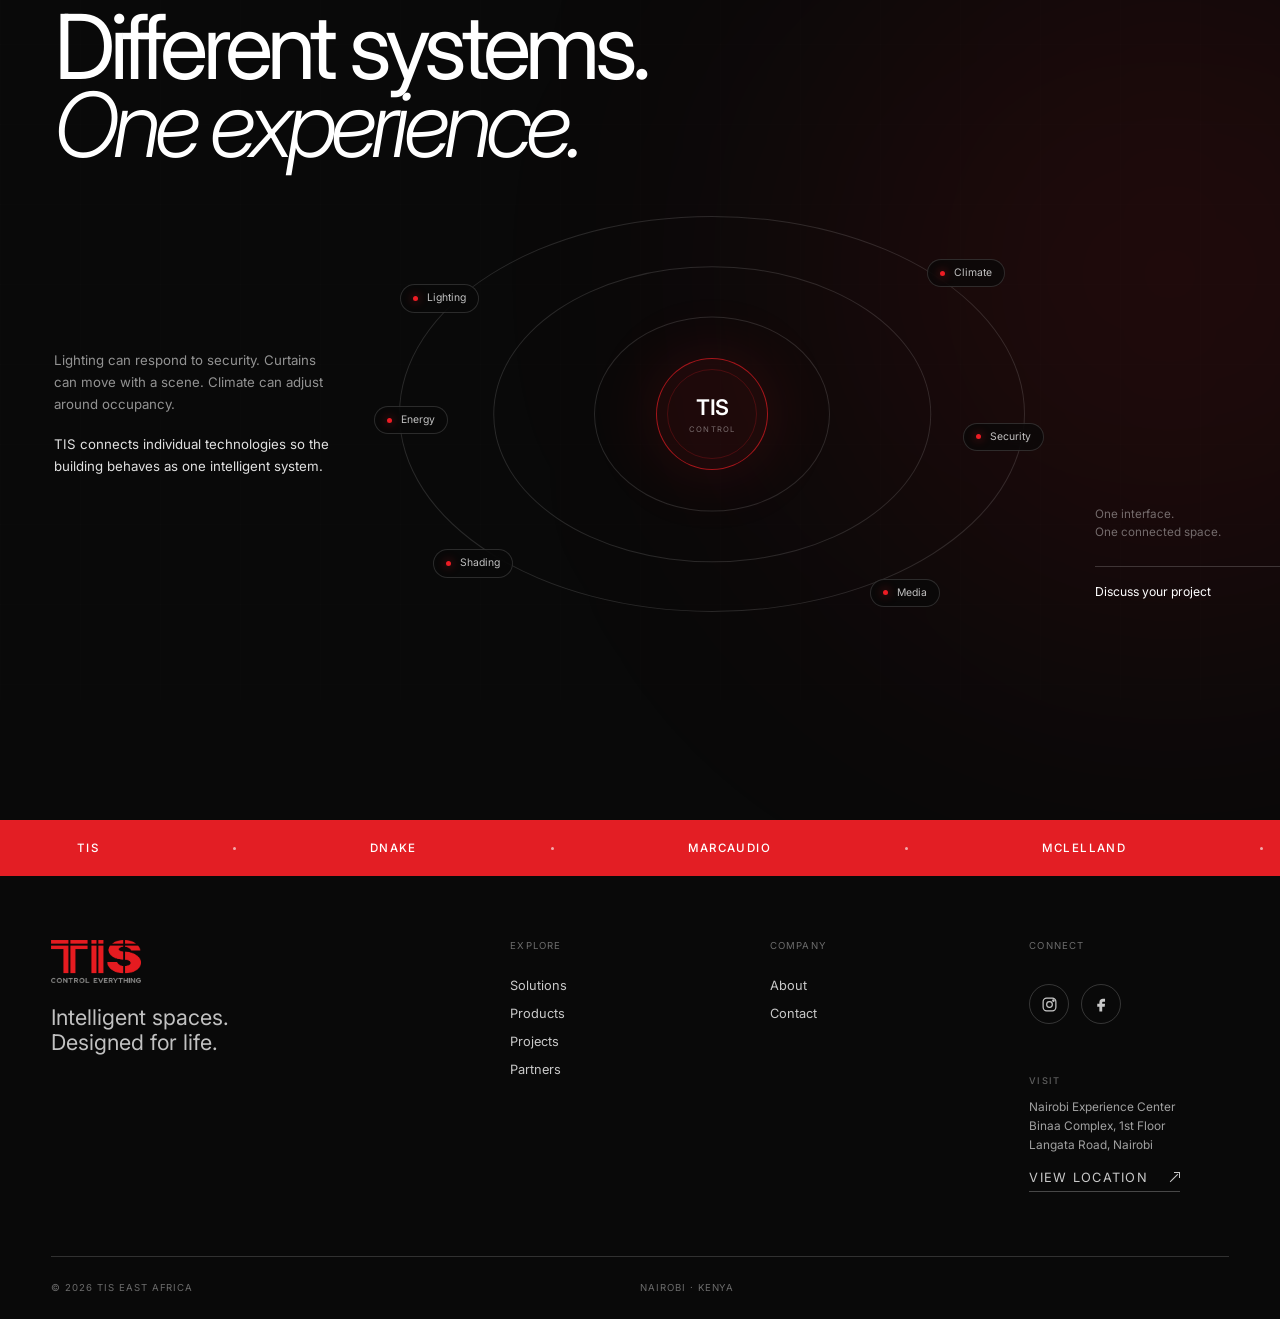
<file: html/solutions.html>
<!DOCTYPE html>
<html lang="en">

<head>
    <meta charset="UTF-8">
    <meta name="viewport" content="width=device-width, initial-scale=1.0">

    <meta name="description"
        content="Explore intelligent lighting, climate, security, shading, entertainment, energy and home cinema solutions from TIS East Africa.">

    <title>Solutions — TIS East Africa</title>

    <link rel="preconnect" href="https://fonts.googleapis.com">
    <link rel="preconnect" href="https://fonts.gstatic.com" crossorigin>

    <link href="https://fonts.googleapis.com/css2?family=Inter:wght@300;400;500;600&display=swap" rel="stylesheet">

    <!-- SHARED STYLES -->
    <link rel="stylesheet" href="../css/style.css">

    <!-- SOLUTIONS PAGE -->
    <link rel="stylesheet" href="../css/solutions.css">

    <!-- SHARED TIS DEMO -->
    <link rel="stylesheet" href="../css/tis-demo.css">
    <link rel="stylesheet" href="../css/experience.css">
</head>


<body class="solutions-page">


    <!-- =====================================================
         NAVIGATION
    ====================================================== -->

    <header class="site-header">

        <a href="index.html" class="brand" aria-label="TIS East Africa home">
            <img src="../images/TIS-Logo.png" alt="TIS">
<nav class="desktop-nav" aria-label="Main navigation">

    <!-- SOLUTIONS -->
    <div class="nav-dropdown">

        <button class="nav-dropdown-trigger" type="button">
            Solutions
            <span class="nav-chevron">⌄</span>
        </button>

        <div class="nav-dropdown-menu">

            <a href="solutions.html#residential">
                <span>Residential</span>
                <i>↗</i>
            </a>

            <a href="solutions.html#hospitality">
                <span>Hospitality</span>
                <i>↗</i>
            </a>

            <a href="solutions.html#commercial">
                <span>Commercial</span>
                <i>↗</i>
            </a>

            <a href="solutions.html#cinema">
                <span>Home Cinema</span>
                <i>↗</i>
            </a>

            <div class="nav-dropdown-divider"></div>

            <a href="solutions.html" class="nav-dropdown-all">
                <span>All Solutions</span>
                <i>↗</i>
            </a>

        </div>
    </div>


    <!-- PRODUCTS -->
    <div class="nav-dropdown">

        <button class="nav-dropdown-trigger" type="button">
            Products
            <span class="nav-chevron">⌄</span>
        </button>

        <div class="nav-dropdown-menu">

            <a href="products.html#lighting">
                <span>Lighting</span>
                <i>↗</i>
            </a>

            <a href="products.html#climate">
                <span>Climate</span>
                <i>↗</i>
            </a>

            <a href="products.html#security">
                <span>Security & Access</span>
                <i>↗</i>
            </a>

            <a href="products.html#entertainment">
                <span>Audio & Entertainment</span>
                <i>↗</i>
            </a>

            <a href="products.html#control">
                <span>Control</span>
                <i>↗</i>
            </a>

            <a href="products.html#energy">
                <span>Energy</span>
                <i>↗</i>
            </a>

            <div class="nav-dropdown-divider"></div>

            <a href="products.html" class="nav-dropdown-all">
                <span>All Products</span>
                <i>↗</i>
            </a>

        </div>
    </div>


    <!-- NORMAL LINKS -->
    <a href="projects.html">Projects</a>
    <a href="partner.html">Partners</a>
    <a href="about.html">About</a>
    <a href="contact.html">Contact</a>

</nav>
        <a href="contact.html" class="nav-contact">
            Start a project
            <span>↗</span>
        </a>

        <button class="menu-button" aria-label="Open menu">
            <span></span>
            <span></span>
        </button>

    </header>



    <main>


        <!-- =====================================================
             SOLUTIONS EXPLORER
        ====================================================== -->

        <section class="systems-explorer" id="systems">

            <div class="systems-explorer-inner">


                <!-- INTRO -->

                <div class="systems-heading">

                    <h1>
                        Technology should<br>
                        work <em>as one.</em>
                    </h1>

                    <p>
                        Select a system to explore how TIS brings control,
                        comfort and intelligence into the spaces around you.
                    </p>

                </div>



                <!-- =================================================
                     SYSTEM SELECTOR
                ================================================== -->

                <div class="systems-selector" role="tablist" aria-label="Explore TIS systems">


                    <!-- LIGHTING -->

                    <button class="system-option active" type="button" role="tab" aria-selected="true"
                        data-system="lighting">

                        <span class="system-option-icon">

                            <svg viewBox="0 0 32 32" aria-hidden="true">
                                <path d="M11 21h10"></path>
                                <path d="M12.5 25h7"></path>
                                <path d="M13.5 28h5"></path>

                                <path d="M10.5 18.5
                                         C8.8 17
                                         8 14.9
                                         8 12.5
                                         C8 8.1
                                         11.6 4.5
                                         16 4.5
                                         C20.4 4.5
                                         24 8.1
                                         24 12.5
                                         C24 14.9
                                         23.2 17
                                         21.5 18.5
                                         C20.4 19.5
                                         20 20
                                         20 21
                                         H12
                                         C12 20
                                         11.6 19.5
                                         10.5 18.5Z">
                                </path>

                                <path d="M16 1.5v-1"></path>
                                <path d="M5.5 5.5l-2-2"></path>
                                <path d="M26.5 5.5l2-2"></path>
                            </svg>

                        </span>

                        <span class="system-option-label">
                            Lighting
                        </span>

                    </button>



                    <!-- CLIMATE -->

                    <button class="system-option" type="button" role="tab" aria-selected="false" data-system="climate">

                        <span class="system-option-icon">

                            <svg viewBox="0 0 32 32" aria-hidden="true">

                                <path d="M14 18.5V7
                                         a4 4 0 0 1 8 0
                                         v11.5
                                         a7 7 0 1 1-8 0Z">
                                </path>

                                <path d="M18 9v12"></path>
                                <circle cx="18" cy="23" r="2.5"></circle>

                            </svg>

                        </span>

                        <span class="system-option-label">
                            Climate
                        </span>

                    </button>



                    <!-- SECURITY -->

                    <button class="system-option" type="button" role="tab" aria-selected="false" data-system="security">

                        <span class="system-option-icon">

                            <svg viewBox="0 0 32 32" aria-hidden="true">

                                <path d="M16 3
                                         L26 7
                                         V14
                                         C26 21
                                         22 26
                                         16 29
                                         C10 26
                                         6 21
                                         6 14
                                         V7Z">
                                </path>

                                <path d="M12 16l3 3 6-7"></path>

                            </svg>

                        </span>

                        <span class="system-option-label">
                            Security
                        </span>

                    </button>



                    <!-- CURTAINS -->

                    <button class="system-option" type="button" role="tab" aria-selected="false" data-system="curtains">

                        <span class="system-option-icon">

                            <svg viewBox="0 0 32 32" aria-hidden="true">

                                <path d="M5 5h22"></path>
                                <path d="M8 5v22"></path>
                                <path d="M24 5v22"></path>

                                <path d="M8 7
                                         C13 10
                                         13 22
                                         8 27">
                                </path>

                                <path d="M24 7
                                         C19 10
                                         19 22
                                         24 27">
                                </path>

                            </svg>

                        </span>

                        <span class="system-option-label">
                            Shading
                        </span>

                    </button>



                    <!-- ENTERTAINMENT -->

                    <button class="system-option" type="button" role="tab" aria-selected="false"
                        data-system="entertainment">

                        <span class="system-option-icon">

                            <svg viewBox="0 0 32 32" aria-hidden="true">

                                <rect x="6" y="3" width="20" height="26" rx="3"></rect>

                                <circle cx="16" cy="19" r="5"></circle>
                                <circle cx="16" cy="9" r="2"></circle>

                            </svg>

                        </span>

                        <span class="system-option-label">
                            Entertainment
                        </span>

                    </button>



                    <!-- ENERGY -->

                    <button class="system-option" type="button" role="tab" aria-selected="false" data-system="energy">

                        <span class="system-option-icon">

                            <svg viewBox="0 0 32 32" aria-hidden="true">

                                <path d="M18 2
                                         L8 18
                                         H15
                                         L13 30
                                         L24 13
                                         H17Z">
                                </path>

                            </svg>

                        </span>

                        <span class="system-option-label">
                            Energy
                        </span>

                    </button>



                    <!-- CINEMA -->

                    <button class="system-option" type="button" role="tab" aria-selected="false" data-system="cinema">

                        <span class="system-option-icon">

                            <svg viewBox="0 0 32 32" aria-hidden="true">

                                <rect x="3" y="6" width="26" height="18" rx="2"></rect>

                                <path d="M13 11l8 4-8 4Z"></path>

                                <path d="M10 28h12"></path>

                            </svg>

                        </span>

                        <span class="system-option-label">
                            Home Cinema
                        </span>

                    </button>

                </div>



                <!-- =================================================
                     ACTIVE SYSTEM
                ================================================== -->

                <article class="system-display" id="system-display" aria-live="polite">


                    <!-- IMAGE -->

                    <div class="system-image" id="system-image" role="img" aria-label="Intelligent Lighting">
                    </div>


                    <!-- IMAGE GRADIENT -->

                    <div class="system-display-shade"></div>



                    <!-- TOP INFORMATION -->

                    <div class="system-display-top">

                        <span id="system-category">
                            Intelligent Lighting
                        </span>

                        <span class="system-counter">
                            <strong id="system-number">01</strong>
                            <i>/</i>
                            07
                        </span>

                    </div>



                    <!-- MAIN CONTENT -->

                    <div class="system-display-content">


                        <div class="system-title-wrap">

                            <h2 id="system-title">
                                Light that changes
                                <em>with the space.</em>
                            </h2>

                        </div>



                        <div class="system-details">


                            <p id="system-description">
                                Create lighting scenes, automate everyday routines
                                and control different areas of the property from
                                switches, sensors or the TIS app.
                            </p>


                            <div class="system-capabilities" id="system-capabilities">

                                <span>Scenes</span>
                                <span>Dimming</span>
                                <span>Scheduling</span>
                                <span>Motion</span>
                                <span>Remote control</span>

                            </div>


                            <button class="next-system" id="next-system" type="button">

                                <span>
                                    Next system
                                </span>

                                <i>→</i>

                            </button>

                        </div>


                    </div>

                </article>


            </div>

        </section>



        <!-- =====================================================
             CONNECTED EXPERIENCE
             intentionally different from homepage image sections
        ====================================================== -->

        <section class="connected-experience">


            <!-- DECORATIVE GRID -->

            <div class="connected-grid" aria-hidden="true"></div>



            <!-- DECORATIVE GLOW -->

            <div class="connected-glow" aria-hidden="true"></div>



            <div class="connected-content">


                <!-- SECTION HEADER -->

                <div class="connected-header">

                    <span class="connected-label">
                        The TIS ecosystem
                    </span>

    

                </div>



                <!-- LARGE TITLE -->

                <div class="connected-title">

                    <h2>
                        Different systems.<br>
                        <em>One experience.</em>
                    </h2>

                </div>



                <!-- =================================================
                     INTERACTIVE-STYLE ECOSYSTEM VISUAL
                ================================================== -->

                <div class="ecosystem-layout">


                    <!-- LEFT TEXT -->

                    <div class="ecosystem-copy">

                        <p>
                            Lighting can respond to security.
                            Curtains can move with a scene.
                            Climate can adjust around occupancy.
                        </p>

                        <p>
                            TIS connects individual technologies so
                            the building behaves as one intelligent system.
                        </p>

                    </div>



                    <!-- ORBIT GRAPHIC -->

                    <div class="ecosystem-visual" aria-hidden="true">


                        <div class="orbit orbit-one"></div>
                        <div class="orbit orbit-two"></div>
                        <div class="orbit orbit-three"></div>


                        <!-- CENTER -->

                        <div class="ecosystem-core">

                            <span>TIS</span>

                            <small>
                                CONTROL
                            </small>

                        </div>



                        <!-- NODES -->

                        <div class="ecosystem-node node-lighting">

                            <span class="node-dot"></span>

                            <p>
                                Lighting
                            </p>

                        </div>


                        <div class="ecosystem-node node-climate">

                            <span class="node-dot"></span>

                            <p>
                                Climate
                            </p>

                        </div>


                        <div class="ecosystem-node node-security">

                            <span class="node-dot"></span>

                            <p>
                                Security
                            </p>

                        </div>


                        <div class="ecosystem-node node-shading">

                            <span class="node-dot"></span>

                            <p>
                                Shading
                            </p>

                        </div>


                        <div class="ecosystem-node node-media">

                            <span class="node-dot"></span>

                            <p>
                                Media
                            </p>

                        </div>


                        <div class="ecosystem-node node-energy">

                            <span class="node-dot"></span>

                            <p>
                                Energy
                            </p>

                        </div>


                    </div>



                    <!-- CTA -->

                    <div class="ecosystem-action">

                        <span>
                            One interface.<br>
                            One connected space.
                        </span>

                        <a href="contact.html">
                            Discuss your project
                            <i>↗</i>
                        </a>

                    </div>


                </div>


            </div>

        </section>



        <!-- =====================================================
             PARTNER MARQUEE
        ====================================================== -->

        <section class="partner-strip" aria-label="Technology partners">

            <div class="marquee">

                <div class="marquee-track">


                    <div class="marquee-group">

                        <span>TIS</span>
                        <i></i>

                        <span>DNAKE</span>
                        <i></i>

                        <span>MARCAUDIO</span>
                        <i></i>

                        <span>MCLELLAND</span>
                        <i></i>

                    </div>


                    <div class="marquee-group" aria-hidden="true">

                        <span>TIS</span>
                        <i></i>

                        <span>DNAKE</span>
                        <i></i>

                        <span>MARCAUDIO</span>
                        <i></i>

                        <span>MCLELLAND</span>
                        <i></i>

                    </div>


                </div>

            </div>

        </section>


    </main>

<!-- =========================================
         FOOTER
    ========================================== -->

<footer>

    <div class="footer-top">

        <div class="footer-brand">

            <img src="../images/TIS-Logo.png" alt="TIS">

            <p>
                Intelligent spaces.<br>
                Designed for life.
            </p>

        </div>


        <div class="footer-column">

            <span>Explore</span>

            <a href="solutions.html">Solutions</a>
            <a href="products.html">Products</a>
            <a href="projects.html">Projects</a>
            <a href="partner.html">Partners</a>

        </div>


        <div class="footer-column">

            <span>Company</span>

            <a href="about.html">About</a>
            <a href="contact.html">Contact</a>

        </div>


        <div class="footer-column footer-connect">

            <span>Connect</span>

            <div class="footer-socials">

                <a href="https://www.instagram.com/tis_eastafrica" target="_blank" rel="noopener noreferrer"
                    aria-label="TIS East Africa on Instagram">

                    <svg viewBox="0 0 24 24" aria-hidden="true">
                        <rect x="3" y="3" width="18" height="18" rx="5"></rect>
                        <circle cx="12" cy="12" r="4"></circle>
                        <circle cx="17.5" cy="6.5" r="1"></circle>
                    </svg>

                </a>


                <a href="https://www.facebook.com/p/TIS-East-Africa-100091730113954/" target="_blank"
                    rel="noopener noreferrer" aria-label="TIS East Africa on Facebook">

                    <svg viewBox="0 0 24 24" aria-hidden="true">
                        <path d="M14 8h3V4h-3c-3 0-5 2-5 5v2H6v4h3v7h4v-7h3.5l.5-4h-4V9c0-.7.3-1 1-1z"></path>
                    </svg>

                </a>

            </div>

<div class="footer-location">

    <span>Visit</span>

    <p>
        Nairobi Experience Center<br>
        Binaa Complex, 1st Floor<br>
        Langata Road, Nairobi
    </p>


    <a class="footer-location-link"
        href="https://www.google.com/maps/search/?api=1&query=Binaa+Complex+Langata+Road+Nairobi+Kenya" target="_blank"
        rel="noopener noreferrer">

        View location
        <i>↗</i>

    </a>

</div>

</div>

</div>
    <div class="footer-bottom">

        <span>© 2026 TIS East Africa</span>

        <span>Nairobi · Kenya</span>

    </div>

</footer>

   

    <!-- =====================================================
         SCRIPTS
    ====================================================== -->

    <script src="../js/script.js"></script>

    <script src="../js/solutions.js"></script>

    <script src="../js/tis-demo.js"></script>


</body>

</html>
</file>
<file: css/style.css>
/* =========================================================
   TIS EAST AFRICA
   Main Stylesheet

========================================================= */

:root {
    --red: #e31e24;
    --black: #090909;
    --charcoal: #121212;
    --white: #f5f4f0;
    --pure-white: #ffffff;
    --grey: #999b98;
    --line-dark: rgba(0, 0, 0, 0.14);
    --line-light: rgba(255, 255, 255, 0.16);
    --sans: "Inter", Arial, sans-serif;
    --page-padding: clamp(24px, 4vw, 72px);

}

/* =========================================================
   RESET

========================================================= */

\* {
    margin: 0;
    padding: 0;
    box-sizing: border-box;

}

html {
    scroll-behavior: smooth;

}

body {
    background: var(--black);
    color: var(--white);
    font-family: var(--sans);
    font-weight: 400;
    overflow-x: hidden;

}

a {
    color: inherit;
    text-decoration: none;

}

button {
    font: inherit;

}

img {
    display: block;
    max-width: 100%;

}

::selection {
    background: var(--red);
    color: white;

}

/* =========================================================
   TYPOGRAPHY

========================================================= */

h1,

h2,

h3 {
    font-weight: 400;
    line-height: 0.94;

}

h1 {
    font-size: clamp(4.4rem, 9vw, 10rem);
    letter-spacing: -0.055em;

}

h2 {
    font-size: clamp(3.6rem, 7vw, 8rem);
    letter-spacing: -0.05em;

}

h3 {
    font-size: clamp(2rem, 3.5vw, 4.5rem);
    letter-spacing: -0.035em;

}

.section-number {
    font-size: 0.68rem;
    text-transform: uppercase;
    letter-spacing: 0.13em;
    color: #777;

}

.light-number {
    color: rgba(255, 255, 255, 0.52);

}

/* =========================================================
   NAVIGATION

========================================================= */

.site-header {
    position: absolute;
    top: 0;
    left: 0;
    width: 100%;
    height: 105px;
    display: grid;
    grid-template-columns: 1fr auto 1fr;
    align-items: center;
    padding: 0 var(--page-padding);
    z-index: 100;
    color: white;

}

.brand {
    width: 80px;
    position: relative;
    z-index: 2;

}

.brand img {
    width: 100%;
    height: auto;

}

.desktop-nav {
    display: flex;
    align-items: center;
    justify-content: center;
    gap: clamp(25px, 3vw, 48px);
    overflow: visible;
}
.desktop-nav a,
.desktop-nav .nav-dropdown-trigger,
.nav-contact {
    font-size: 0.72rem;
    text-transform: uppercase;
    letter-spacing: 0.08em;
}

.desktop-nav a {
    position: relative;

}

.desktop-nav a::after {
    content: "";
    position: absolute;
    left: 0;
    bottom: -6px;
    width: 100%;
    height: 1px;
    background: white;
    transform: scaleX(0);
    transform-origin: right;
    transition: transform 0.35s ease;

}

.desktop-nav a:hover::after {
    transform: scaleX(1);
    transform-origin: left;

}

.nav-contact {
    justify-self: end;
    display: flex;
    align-items: center;
    gap: 14px;
    padding-bottom: 6px;
    border-bottom: 1px solid rgba(255, 255, 255, 0.5);

}

.nav-contact span {
    transition: transform 0.3s ease;

}

.nav-contact:hover span {
    transform: translate(3px, -3px);

}

.menu-button {
    display: none;

}
/* =========================================================
   DESKTOP NAV DROPDOWNS
========================================================= */

.nav-dropdown {
    position: relative;
    display: flex;
    align-items: center;
}

/* Solutions / Products trigger */

.desktop-nav .nav-dropdown-trigger {
    display: flex;
    align-items: center;
    gap: 6px;

    margin: 0;
    padding: 0;

    border: 0;
    background: transparent;
    color: inherit;

    cursor: pointer;

    appearance: none;
    -webkit-appearance: none;
}

/* tiny dropdown arrow */

.nav-chevron {
    display: inline-block;
    font-size: 0.55rem;
    line-height: 1;
    opacity: 0.55;

    transform: translateY(-1px);
    transition:
        transform 0.25s ease,
        opacity 0.25s ease;
}

.nav-dropdown:hover .nav-chevron,
.nav-dropdown.is-open .nav-chevron {
    transform: translateY(-1px) rotate(180deg);
    opacity: 1;
}

/* dropdown itself */

.nav-dropdown-menu {
    position: absolute;
    top: calc(100% + 20px);
    left: -18px;

    min-width: 210px;
    padding: 10px;

    background: rgba(15, 15, 15, 0.92);
    border: 1px solid rgba(255, 255, 255, 0.12);
    border-radius: 14px;

    backdrop-filter: blur(18px);
    -webkit-backdrop-filter: blur(18px);

    box-shadow: 0 18px 45px rgba(0, 0, 0, 0.18);

    opacity: 0;
    visibility: hidden;
    pointer-events: none;

    transform: translateY(-6px);

    transition:
        opacity 0.22s ease,
        transform 0.22s ease,
        visibility 0.22s ease;

    z-index: 200;
}

/* invisible bridge so hover doesn't disappear
   while mouse travels down to menu */

.nav-dropdown-menu::before {
    content: "";
    position: absolute;
    left: 0;
    right: 0;
    top: -20px;
    height: 20px;
}

/* show */

.nav-dropdown:hover .nav-dropdown-menu,
.nav-dropdown:focus-within .nav-dropdown-menu,
.nav-dropdown.is-open .nav-dropdown-menu {
    opacity: 1;
    visibility: visible;
    pointer-events: auto;
    transform: translateY(0);
}

/* links inside dropdown */

.desktop-nav .nav-dropdown-menu a {
    display: flex;
    align-items: center;
    justify-content: space-between;

    width: 100%;
    padding: 11px 12px;

    border-radius: 8px;

    font-size: 0.65rem;
    letter-spacing: 0.08em;
    text-transform: uppercase;

color: rgba(255, 255, 255, 0.72) !important;

    transition:
        color 0.2s ease,
        background 0.2s ease;
}

.desktop-nav .nav-dropdown-menu a:hover {
    color: #fff !important;
    background: rgba(255, 255, 255, 0.07);
}

/* kill normal navbar underline inside dropdown */

.desktop-nav .nav-dropdown-menu a::after {
    display: none;
}

/* All Solutions / All Products */

.desktop-nav .nav-dropdown-menu .nav-dropdown-all {
    margin-top: 7px;
    padding-top: 13px;

    border-top: 1px solid rgba(255, 255, 255, 0.12);
    border-radius: 0;

    color: #fff !important;
}

.nav-dropdown-all span {
    transition: transform 0.25s ease;
}

.nav-dropdown-all:hover span {
    transform: translate(3px, -3px);
}
/* =========================================================
   HERO

========================================================= */

.hero {
    position: relative;
    height: 100svh;
    min-height: 720px;
    display: flex;
    align-items: flex-end;
    overflow: hidden;

}

.hero-media {
    position: absolute;
    inset: 0;
    /*
        Temporary background.
        We'll replace this with your proper
        architectural hero image/video.
    */
    background:
        linear-gradient(120deg,
            rgba(0, 0, 0, 0.1),
            rgba(0, 0, 0, 0.3)),
        url("https://images.unsplash.com/photo-1600607687939-ce8a6c25118c?auto=format&fit=crop&w=2200&q=90");
    background-size: cover;
    background-position: center;
    transform: scale(1.04);
    animation: heroReveal 1.8s cubic-bezier(.22, .8, .24, 1) forwards;

}

@keyframes heroReveal {
    from {
        transform: scale(1.12);
        filter: brightness(0.5);
    }

    to {
        transform: scale(1.04);
        filter: brightness(1);
    }

}

.hero-shade {
    position: absolute;
    inset: 0;
    background:
        linear-gradient(to bottom,
            rgba(0, 0, 0, 0.28) 0%,
            rgba(0, 0, 0, 0.02) 35%,
            rgba(0, 0, 0, 0.65) 100%);

}

.hero-top-label {
    position: absolute;
    top: 130px;
    right: var(--page-padding);
    display: flex;
    gap: 30px;
    font-size: 0.63rem;
    text-transform: uppercase;
    letter-spacing: 0.13em;
    opacity: 0.7;

}

.hero-content {
    position: relative;
    z-index: 2;
    width: 100%;
    padding:
        0 var(--page-padding) clamp(50px, 7vh, 90px);

}

.section-tag {
    margin-bottom: 24px;
    font-size: 0.68rem;
    text-transform: uppercase;
    letter-spacing: 0.15em;

}

.hero h1 {
    max-width: 1200px;

}

.hero h1 em {
    color: rgba(255, 255, 255, 0.9);

}

.hero-bottom {
    margin-top: clamp(30px, 5vh, 70px);

    display: flex;
    align-items: flex-end;
    justify-content: space-between;

    width: 100%;
    max-width: none;
}

.hero-bottom p {
    width: min(390px, 100%);
    font-size: clamp(1rem, 1.25vw, 1.25rem);
    line-height: 1.55;
    color: rgba(255, 255, 255, 0.78);

}

.hero-index {
    position: absolute;
    right: var(--page-padding);
    bottom: clamp(50px, 7vh, 90px);
    z-index: 2;
    display: flex;
    gap: 7px;
    font-size: 0.65rem;
    letter-spacing: 0.1em;
    color: rgba(255, 255, 255, 0.55);

}

/* =========================================================
   LINKS

========================================================= */

.text-link {
    display: inline-flex;
    align-items: center;
    gap: 30px;
    width: fit-content;
    padding-bottom: 8px;
    font-size: 0.7rem;
    text-transform: uppercase;
    letter-spacing: 0.1em;
    border-bottom: 1px solid;

}

.text-link span {
    transition: transform 0.3s ease;

}

.text-link:hover span {
    transform: translate(4px, -3px);

}

.light-link {
    border-color: rgba(255, 255, 255, 0.45);

}

.dark-link {
    border-color: rgba(0, 0, 0, 0.35);

}

/* =========================================================
   LIGHT SECTION

========================================================= */

.section-light {
    background: var(--white);
    color: var(--black);

}

/* =========================================================
   PARTNER / INTEGRATION TICKER
========================================================= */

.partner-strip {
    height: 56px;
    display: flex;
    align-items: center;
    overflow: hidden;
    background: var(--red);
    color: white;
}

.marquee {
    width: 100%;
    overflow: hidden;
}

.marquee-track {
    display: flex;
    align-items: center;
    width: max-content;
    animation: marquee 20s linear infinite;
    will-change: transform;
}

.marquee-group {
    flex-shrink: 0;
    min-width: 100vw;

    display: flex;
    align-items: center;
    justify-content: space-around;

    gap: 40px;
    padding: 0 30px;
}

.marquee-group span {
    flex-shrink: 0;

    font-size: clamp(0.72rem, 0.8vw, 0.86rem);
    font-weight: 500;

    letter-spacing: 0.12em;
    text-transform: uppercase;
    white-space: nowrap;
}

.marquee-group i {
    flex-shrink: 0;

    width: 3px;
    height: 3px;

    border-radius: 50%;
    background: rgba(255, 255, 255, 0.62);
}

@keyframes marquee {

    from {
        transform: translateX(0);
    }

    to {
        transform: translateX(-50%);
    }

}

/* =========================================================
   BUTTONS

========================================================= */

.button-dark,

.button-light {
    display: flex;
    justify-content: space-between;
    align-items: center;
    width: 100%;
    padding: 18px 20px;
    font-size: 0.67rem;
    text-transform: uppercase;
    letter-spacing: 0.1em;
    transition:

        background 0.3s ease,
        color 0.3s ease;

}

.button-dark {
    background: var(--black);
    color: white;

}

.button-dark:hover {
    background: var(--red);

}

.button-light {
    background: white;
    color: black;

}

.button-light:hover {
    background: var(--red);
    color: white;

}

/* =========================================================
   FOOTER

========================================================= */

footer {
    padding:
        64px var(--page-padding) 26px;
    background: var(--black);
    color: white;

}

.footer-top {
    display: grid;
    grid-template-columns: 2fr repeat(3, 1fr);
    gap: 60px;
    padding-bottom: 64px;

}

.footer-brand img {
    width: 90px;

}

.footer-brand p {
    margin-top: 22px;
    font-size: 1.35rem;
    line-height: 1.15;
    color: rgba(255, 255, 255, 0.75);

}

.footer-column {
    display: flex;
    flex-direction: column;
    gap: 13px;

}

.footer-column>span {
    margin-bottom: 14px;
    font-size: 0.6rem;
    text-transform: uppercase;
    letter-spacing: 0.12em;
    color: rgba(255, 255, 255, 0.4);

}

.footer-column a {
    width: fit-content;
    font-size: 0.8rem;
    color: rgba(255, 255, 255, 0.78);
    transition: color 0.25s ease;

}

.footer-column a:hover {
    color: var(--red);

}

.footer-bottom {
    padding-top: 25px;
    display: grid;
    grid-template-columns: 1fr 1fr auto;
    border-top: 1px solid var(--line-light);
    font-size: 0.6rem;
    text-transform: uppercase;
    letter-spacing: 0.1em;
    color: rgba(255, 255, 255, 0.4);

}

/* =========================================================
   RESPONSIVE

========================================================= */

@media (max-width: 900px) {
    .site-header {
        height: 85px;
        display: flex;
        justify-content: space-between;
    }

    .desktop-nav,
    .nav-contact {
        display: none;
    }

    .brand {
        width: 65px;
    }

    .menu-button {
        display: flex;
        flex-direction: column;
        gap: 7px;
        width: 32px;
        background: none;
        border: none;
        cursor: pointer;
    }

    .menu-button span {
        width: 100%;
        height: 1px;
        background: white;
    }

    /* HERO */
    .hero {
        min-height: 680px;
    }

    .hero-top-label {
        display: none;
    }

    .hero-content {
        padding-bottom: 45px;
    }

    .hero h1 {
        font-size: clamp(4rem, 16vw, 7rem);
    }

    .hero-bottom {
        align-items: flex-start;
        flex-direction: column;
        gap: 35px;
    }

    .hero-index {
        display: none;
    }

}

@media (max-width: 600px) {
    :root {
        --page-padding: 20px;
    }

    h2 {
        font-size: clamp(3.3rem, 16vw, 5rem);
    }

    .hero h1 {
        font-size: clamp(3.8rem, 17vw, 5.5rem);
    }

    .footer-top {
        grid-template-columns: 1fr 1fr;
        gap: 50px 30px;
    }

    .footer-bottom {
        grid-template-columns: 1fr;
        gap: 12px;
    }

}

/* =========================================================
   TICKER + FOOTER RESPONSIVE REFINEMENT
========================================================= */

@media (max-width: 900px) {
    footer {
        padding-top: 54px;
    }

    .footer-top {
        padding-bottom: 52px;
    }
}

@media (max-width: 600px) {
    .partner-strip {
        height: 52px;
    }

    .marquee-group {
        gap: 26px;
        padding-right: 26px;
    }

    footer {
        padding-top: 46px;
    }

    .footer-top {
        padding-bottom: 42px;
    }
}

.hero-bottom .text-link {
    margin-left: auto;
}

/* =========================================================
   TIS FLOATING NAVIGATION + FULL SCREEN MENU
   Desktop / Tablet / Mobile

========================================================= */

/* =========================================================
   FLOATING NAVIGATION

========================================================= */

.floating-nav {
    position: fixed;
    top: 26px;
    left: 28px;
    right: 28px;
    z-index: 900;
    display: flex;
    justify-content: space-between;
    align-items: flex-start;
    pointer-events: none;
    opacity: 0;
    visibility: hidden;
    transform: translateY(-10px);
    transition:
        opacity 0.4s ease,
        transform 0.4s ease,
        visibility 0.4s ease;

}

/* JS adds this after leaving hero */

.floating-nav.visible {
    opacity: 1;
    visibility: visible;
    transform: translateY(0);

}

/* slightly quieter while scrolling */

.floating-nav.quiet {
    opacity: 0.55;

}

/* =========================================================
   FLOATING TIS BUBBLE

========================================================= */

.floating-brand {
    width: 94px;
    height: 94px;
    flex-shrink: 0;
    display: flex;
    flex-direction: column;
    align-items: center;
    justify-content: center;
    border-radius: 50%;
    /* intentionally opaque */
    background: #f5f4f0;
    border: 1px solid rgba(0, 0, 0, 0.10);
    box-shadow:
        0 12px 35px rgba(0, 0, 0, 0.10);
    pointer-events: auto;
    overflow: hidden;
    transition:
        transform 0.35s ease,

        background 0.35s ease,
        box-shadow 0.35s ease;

}

.floating-brand:hover {
    transform: scale(1.04);
    background: #ffffff;
    box-shadow:
        0 16px 45px rgba(0, 0, 0, 0.14);

}

.floating-brand img {
    width: 50px;
    height: auto;

}

.floating-brand span {
    margin-top: 4px;
    font-size: 0.31rem;
    line-height: 1.25;
    text-align: center;
    letter-spacing: 0.12em;
    color: rgba(0, 0, 0, 0.55);

}

/* =========================================================
   LITTLE LINE BELOW TIS

========================================================= */

.floating-line {
    position: absolute;
    top: 108px;
    left: 47px;
    width: 1px;
    height: 70px;
    background:
        linear-gradient(to bottom,
            rgba(0, 0, 0, 0.22),
            rgba(0, 0, 0, 0));
    pointer-events: none;

}

/* dark-section version */

.floating-nav:not(.on-light) .floating-line {
    background:
        linear-gradient(to bottom,
            rgba(255, 255, 255, 0.30),
            rgba(255, 255, 255, 0));

}

/* =========================================================
   FLOATING MENU BUBBLE

========================================================= */

.floating-menu-button {
    width: 64px;
    height: 64px;
    flex-shrink: 0;
    display: flex;
    flex-direction: column;
    justify-content: center;
    align-items: center;
    gap: 7px;
    border-radius: 50%;
    border: 1px solid rgba(255, 255, 255, 0.22);
    background: rgba(12, 12, 12, 0.34);
    backdrop-filter: blur(18px);
    -webkit-backdrop-filter: blur(18px);
    box-shadow:
        0 12px 35px rgba(0, 0, 0, 0.10),
        inset 0 1px 0 rgba(255, 255, 255, 0.08);
    cursor: pointer;
    pointer-events: auto;
    transition:
        transform 0.35s ease,

        background 0.35s ease,
        border-color 0.35s ease;

}

.floating-menu-button:hover {
    transform: scale(1.05);
    background: rgba(12, 12, 12, 0.55);

}

.floating-menu-button span {
    display: block;
    width: 22px;
    height: 1px;
    background: #ffffff;
    transition:
        width 0.3s ease,

        background 0.3s ease;

}

.floating-menu-button span:last-child {
    width: 14px;
    margin-left: 8px;

}

.floating-menu-button:hover span:last-child {
    width: 22px;
    margin-left: 0;

}

/* =========================================================
   MENU BUTTON OVER LIGHT SECTIONS

========================================================= */

.floating-nav.on-light .floating-menu-button {
    background: rgba(245, 244, 240, 0.82);
    border-color: rgba(0, 0, 0, 0.12);
    box-shadow:
        0 12px 35px rgba(0, 0, 0, 0.08),
        inset 0 1px 0 rgba(255, 255, 255, 0.8);

}

.floating-nav.on-light .floating-menu-button span {
    background: var(--black);

}

/* =========================================================
   FULL SCREEN MENU

========================================================= */

.site-menu {
    position: fixed;
    inset: 0;
    z-index: 2000;
    width: 100%;
    height: 100svh;
    display: flex;
    flex-direction: column;
    padding:
        30px var(--page-padding) 28px;
    color: white;
    opacity: 0;
    visibility: hidden;
    pointer-events: none;
    overflow: hidden;
    transition:
        opacity 0.45s ease,
        visibility 0.45s ease;

}

/* dark glass background */

.menu-background {
    position: absolute;
    inset: 0;
    z-index: -2;
    background:
        linear-gradient(135deg,
            rgba(7, 7, 7, 0.94),
            rgba(17, 17, 17, 0.88));
    backdrop-filter: blur(26px);
    -webkit-backdrop-filter: blur(26px);

}

/* restrained TIS red glow */

.site-menu::after {
    content: "";
    position: absolute;
    right: -180px;
    bottom: -240px;
    width: 580px;
    height: 580px;
    z-index: -1;
    border-radius: 50%;
    background:
        radial-gradient(circle,
            rgba(227, 30, 36, 0.18) 0%,
            rgba(227, 30, 36, 0) 68%);
    pointer-events: none;

}

/* JS adds menu-open to body */

body.menu-open {
    overflow: hidden;

}

body.menu-open .site-menu {
    opacity: 1;
    visibility: visible;
    pointer-events: auto;

}

/* hide floating nav while menu is open */

body.menu-open .floating-nav {
    opacity: 0;
    visibility: hidden;
    pointer-events: none;

}

/* =========================================================
   MENU TOP

========================================================= */

.menu-top {
    position: relative;
    z-index: 2;
    flex-shrink: 0;
    display: flex;
    align-items: center;
    justify-content: space-between;

}

.menu-logo {
    display: block;
    width: 78px;

}

.menu-logo img {
    width: 100%;
    height: auto;

}

/* close bubble */

.menu-close {
    position: relative;
    width: 64px;
    height: 64px;
    flex-shrink: 0;
    border-radius: 50%;
    border:
        1px solid rgba(255, 255, 255, 0.20);
    background:
        rgba(255, 255, 255, 0.05);
    backdrop-filter: blur(14px);
    -webkit-backdrop-filter: blur(14px);
    cursor: pointer;
    transition:

        background 0.3s ease,
        transform 0.3s ease;

}

.menu-close:hover {
    background: var(--red);
    transform: rotate(5deg);

}

.menu-close span {
    position: absolute;
    top: 50%;
    left: 50%;
    width: 22px;
    height: 1px;
    background: white;

}

.menu-close span:first-child {
    transform:
        translate(-50%, -50%) rotate(45deg);

}

.menu-close span:last-child {
    transform:
        translate(-50%, -50%) rotate(-45deg);

}

/* =========================================================
   MENU MAIN CONTENT â€” DESKTOP

========================================================= */

.menu-content {
    position: relative;
    z-index: 2;
    flex: 1;
    width: 100%;
    max-width: 1500px;
    display: grid;
    grid-template-columns:
        minmax(100px, 0.3fr) minmax(440px, 1.2fr) minmax(230px, 0.45fr);
    gap: clamp(40px, 6vw, 110px);
    align-items: center;
    min-height: 0;

}

/* Explore label */

.menu-label {
    align-self: start;
    margin-top: 10vh;
    font-size: 0.62rem;
    text-transform: uppercase;
    letter-spacing: 0.14em;
    color:
        rgba(255, 255, 255, 0.38);

}

/* =========================================================
   MENU LINKS

========================================================= */

.menu-links {
    width: 100%;
    display: flex;
    flex-direction: column;

}

.menu-links a {
    width: 100%;
    display: grid;
    grid-template-columns:
        45px minmax(0, 1fr) auto;
    align-items: center;
    gap: 15px;
    padding: 11px 0;
    border-bottom:
        1px solid rgba(255, 255, 255, 0.14);
    opacity: 0;
    transform: translateY(18px);
    transition:
        opacity 0.45s ease,
        transform 0.45s ease,
        padding-left 0.3s ease,
        color 0.3s ease;

}

.menu-links a:first-child {
    border-top:
        1px solid rgba(255, 255, 255, 0.14);

}

/* stagger entrance */

body.menu-open .menu-links a {
    opacity: 1;
    transform: translateY(0);

}

body.menu-open .menu-links a:nth-child(1) {
    transition-delay: 0.07s;

}

body.menu-open .menu-links a:nth-child(2) {
    transition-delay: 0.11s;

}

body.menu-open .menu-links a:nth-child(3) {
    transition-delay: 0.15s;

}

body.menu-open .menu-links a:nth-child(4) {
    transition-delay: 0.19s;

}

body.menu-open .menu-links a:nth-child(5) {
    transition-delay: 0.23s;

}

.menu-links a:hover {
    padding-left: 10px;
    color: var(--red);

}

.menu-links a>span {
    font-size: 0.57rem;
    letter-spacing: 0.1em;
    color:
        rgba(255, 255, 255, 0.38);

}

.menu-links strong {
    min-width: 0;
    font-size:
        clamp(2.7rem, 4.6vw, 5.2rem);
    font-weight: 400;
    line-height: 0.92;
    letter-spacing: -0.035em;

}

.menu-links i {
    font-size: 0.9rem;
    font-style: normal;
    transition: transform 0.3s ease;

}

.menu-links a:hover i {
    transform: translate(4px, -4px);

}

/* =========================================================
   START PROJECT AREA

========================================================= */

.menu-contact {
    align-self: end;
    margin-bottom: 5vh;
    padding-top: 22px;
    border-top:
        1px solid rgba(255, 255, 255, 0.22);

}

.menu-contact p {
    margin-bottom: 20px;
    font-size: 0.72rem;
    line-height: 1.5;
    color:
        rgba(255, 255, 255, 0.45);

}

.menu-contact>a {
    display: flex;
    align-items: flex-end;
    justify-content: space-between;
    gap: 20px;
    font-size:
        clamp(1.6rem, 2.3vw, 2.7rem);
    line-height: 1;

}

.menu-contact>a span {
    font-size: 1rem;

}

/* =========================================================
   MENU FOOTER

========================================================= */

.menu-footer {
    position: relative;
    z-index: 2;
    flex-shrink: 0;
    display: flex;
    justify-content: space-between;
    align-items: center;
    gap: 30px;
    padding-top: 20px;
    border-top:
        1px solid rgba(255, 255, 255, 0.12);
    font-size: 0.57rem;
    text-transform: uppercase;
    letter-spacing: 0.1em;
    color:
        rgba(255, 255, 255, 0.40);

}

.menu-socials {
    display: flex;
    gap: 24px;

}

.menu-socials a {
    transition: color 0.25s ease;

}

.menu-socials a:hover {
    color: white;

}

/* =========================================================
   TABLET
   601px â€” 900px

========================================================= */

@media (max-width: 900px) {

    /* -----------------------------------------
       FLOATING CONTROLS
    ----------------------------------------- */
    .floating-nav {
        top: 18px;
        left: 18px;
        right: 18px;
    }

    .floating-brand {
        width: 76px;
        height: 76px;
    }

    .floating-brand img {
        width: 42px;
    }

    .floating-brand span {
        font-size: 0.27rem;
    }

    .floating-line {
        display: none;
    }

    .floating-menu-button {
        width: 58px;
        height: 58px;
    }

    /* -----------------------------------------
       FULL SCREEN MENU
    ----------------------------------------- */
    .site-menu {
        padding:
            22px var(--page-padding) 22px;
    }

    .menu-logo {
        width: 68px;
    }

    .menu-close {
        width: 58px;
        height: 58px;
    }

    .menu-content {
        grid-template-columns: 1fr;
        gap: 26px;
        align-content: center;
        padding:
            35px 0 25px;
    }

    .menu-label {
        display: none;
    }

    .menu-links {
        width: 100%;
    }

    .menu-links a {
        padding: 12px 0;
    }

    .menu-links strong {
        font-size:
            clamp(3rem, 8.5vw, 5rem);
    }

    .menu-contact {
        width: min(430px, 100%);
        align-self: start;
        margin:
            10px 0 0;
    }

}

/* =========================================================
   PHONE
   600px AND BELOW

========================================================= */

@media (max-width: 600px) {

    /* -----------------------------------------
       ORIGINAL HERO HEADER
       Keep logo left + simple menu right.
       No desktop links squeezed into phone.
    ----------------------------------------- */
    .site-header {
        height: 78px;
        padding:
            0 18px;
    }

    .site-header .brand {
        width: 58px;
    }

    .site-header .menu-button {
        display: flex;
        width: 28px;
        gap: 6px;
    }

    /* -----------------------------------------
       FLOATING CONTROLS
    ----------------------------------------- */
    .floating-nav {
        top: 14px;
        left: 14px;
        right: 14px;
    }

    .floating-brand {
        width: 64px;
        height: 64px;
    }

    .floating-brand img {
        width: 38px;
    }

    /* cleaner on tiny screens */
    .floating-brand span {
        display: none;
    }

    .floating-menu-button {
        width: 54px;
        height: 54px;
        gap: 6px;
    }

    .floating-menu-button span {
        width: 19px;
    }

    .floating-menu-button span:last-child {
        width: 12px;
        margin-left: 7px;
    }

    /* -----------------------------------------
       PHONE MENU
    ----------------------------------------- */
    .site-menu {
        padding:
            18px 20px 20px;
    }

    .menu-logo {
        width: 58px;
    }

    .menu-close {
        width: 54px;
        height: 54px;
    }

    .menu-content {
        display: flex;
        flex-direction: column;
        justify-content: center;
        gap: 28px;
        padding:
            30px 0 20px;
    }

    .menu-links {
        width: 100%;
    }

    .menu-links a {
        grid-template-columns:
            30px minmax(0, 1fr) 22px;
        gap: 10px;
        padding:
            13px 0;
    }

    .menu-links a>span {
        font-size: 0.52rem;
    }

    .menu-links strong {
        font-size:
            clamp(2.6rem, 12vw, 4rem);
        line-height: 0.92;
    }

    .menu-links i {
        font-size: 0.75rem;
    }

    /*
        Remove secondary project pitch on phone.
        Main navigation stays clean and spacious.
    */
    .menu-contact {
        display: none;
    }

    .menu-footer {
        flex-direction: column;
        align-items: flex-start;
        gap: 16px;
        padding-top: 16px;
    }

    .menu-socials {
        flex-wrap: wrap;
        gap:
            10px 18px;
    }

}

/* =========================================================
   VERY SMALL PHONES

========================================================= */

@media (max-width: 380px) {
    .menu-links strong {
        font-size: 2.45rem;
    }

    .menu-links a {
        padding:
            11px 0;
    }

    .menu-footer {
        font-size: 0.52rem;
    }

}

.footer-socials {
    display: flex;
    align-items: center;
    gap: 12px;
    margin-top: 6px;

}

.footer-socials a {
    width: 38px;
    height: 38px;
    display: flex;
    align-items: center;
    justify-content: center;
    border: 1px solid rgba(255, 255, 255, 0.18);
    border-radius: 50%;
    transition:

        background 0.25s ease,
        border-color 0.25s ease,
        transform 0.25s ease;

}

.footer-socials svg {
    width: 17px;
    height: 17px;
    fill: none;
    stroke: currentColor;
    stroke-width: 1.7;

}

.footer-socials a:nth-child(2) svg {
    fill: currentColor;
    stroke: none;

}

.footer-socials a:hover {
    background: rgba(255, 255, 255, 0.08);
    border-color: rgba(255, 255, 255, 0.45);
    transform: translateY(-2px);
}
/* =========================================================
   GLOBAL FOOTER — CONNECT + LOCATION
========================================================= */

.footer-connect {
    display: flex;
    flex-direction: column;
}

.footer-location {
    margin-top: 38px;
}

.footer-location>span {
    display: block;

    margin-bottom: 12px;

    color: rgba(255, 255, 255, 0.35);

    font-size: 0.58rem;
    font-weight: 500;

    text-transform: uppercase;
    letter-spacing: 0.13em;
}

.footer-location p {
    margin: 0;

    color: rgba(255, 255, 255, 0.62);

    font-size: 0.74rem;
    line-height: 1.6;
}

.footer-location-link {
    display: flex;

    align-items: center;
    justify-content: space-between;

    gap: 20px;

    width: 100%;

    margin-top: 15px;
    padding-bottom: 6px;

    border-bottom: 1px solid rgba(255, 255, 255, 0.25);

    color: rgba(255, 255, 255, 0.82);

    font-size: 0.6rem;

    text-transform: uppercase;
    letter-spacing: 0.1em;
}

.footer-location-link i {
    font-style: normal;

    transition: transform 0.3s ease;
}

.footer-location-link:hover i {
    transform: translate(3px, -3px);
}

@media (max-width: 760px) {

    .footer-location {
        margin-top: 30px;
    }

}/* =========================================================
   GLOBAL CLEAN ARROWS
   CSS-drawn arrows — no emoji rendering on mobile
========================================================= */

/* Elements that contain the old ↗ character */
.nav-contact span,
.text-link span,
.menu-links i,
.menu-contact>a span,
.footer-location-link i,
.application-card-content i,
.home-solutions-footer a span {
    font-size: 0 !important;

    width: 11px;
    height: 11px;

    position: relative;
    display: inline-block;
    flex: 0 0 11px;

    line-height: 1;
}


/* Diagonal shaft */
.nav-contact span::before,
.text-link span::before,
.menu-links i::before,
.menu-contact>a span::before,
.footer-location-link i::before,
.application-card-content i::before,
.home-solutions-footer a span::before {
    content: "";

    position: absolute;

    width: 11px;
    height: 1px;

    top: 50%;
    left: 50%;

    background: currentColor;

    transform:
        translate(-50%, -50%) rotate(-45deg);

    transform-origin: center;
}


/* Arrow head */
.nav-contact span::after,
.text-link span::after,
.menu-links i::after,
.menu-contact>a span::after,
.footer-location-link i::after,
.application-card-content i::after,
.home-solutions-footer a span::after {
    content: "";

    position: absolute;

    width: 5px;
    height: 5px;

    top: 0;
    right: 0;

    border-top: 1px solid currentColor;
    border-right: 1px solid currentColor;
}


/* =========================================================
   ARROW HOVER MOVEMENT
========================================================= */

.nav-contact:hover span,
.text-link:hover span,
.menu-links a:hover i,
.menu-contact>a:hover span,
.footer-location-link:hover i,
.application-card:hover .application-card-content i,
.home-solutions-footer a:hover span {
    transform: translate(3px, -3px);
}


/* Smooth movement */
.nav-contact span,
.text-link span,
.menu-links i,
.menu-contact>a span,
.footer-location-link i,
.application-card-content i,
.home-solutions-footer a span {
    transition: transform 0.3s ease;
}    
/* =========================================================
   MOBILE
   Desktop dropdowns disappear with desktop navigation
========================================================= */

@media (max-width: 900px) {

    .nav-dropdown-menu {
        display: none;
    }

    .nav-chevron {
        display: none;
    }
}
/* =========================================================
   FINAL MOBILE-SAFE ARROW FIX
   Prevents iOS from rendering ↗ as emoji
========================================================= */

@supports (-webkit-touch-callout: none) {

    i,
    a span {
        font-variant-emoji: text;
    }

}
/* =========================================================
   CSS ARROW
========================================================= */

.css-arrow {
    width: 12px !important;
    height: 12px !important;

    display: inline-block !important;
    position: relative !important;

    flex: 0 0 12px;

    font-size: 0 !important;
}


/* diagonal line */

.css-arrow::before {
    content: "";

    position: absolute;

    width: 11px;
    height: 1.5px;

    top: 50%;
    left: 50%;

    background: currentColor;

    transform:
        translate(-50%, -50%) rotate(-45deg);
}


/* arrow head */

.css-arrow::after {
    content: "";

    position: absolute;

    width: 5px;
    height: 5px;

    top: 0;
    right: 0;

    border-top: 1.5px solid currentColor;
    border-right: 1.5px solid currentColor;
}
</file>
<file: css/home.css>
/* =========================================================
   TIS EAST AFRICA — HOME
   SOLUTIONS
========================================================= */

.home-solutions {
    position: relative;
    z-index: 3;

    width: 100%;
    margin-top: -32px;

    background: #f3f1ec;
    color: var(--black);

    border-radius: 32px 32px 0 0;
}

.home-solutions-inner {
    width: 100%;
    padding:
        70px var(--page-padding) 55px;
}


/* =========================================================
   OLD HEADING — HIDDEN ON HOMEPAGE
========================================================= */

.home-solutions-heading {
    display: none;
}


/* =========================================================
   APPLICATION SELECTOR
========================================================= */

.application-selector {
    position: relative;
    z-index: 20;

    display: flex;
    flex-direction: column;

    width: 340px;
    height: 54px;

    margin: 0 auto 42px;
    padding: 5px;

    overflow: hidden;

    border: 1px solid rgba(0, 0, 0, 0.08);
    border-radius: 28px;

    background: #171717;

    box-shadow:
        0 12px 30px rgba(0, 0, 0, 0.08);

    transition:
        height 0.4s cubic-bezier(.2, .8, .2, 1),
        border-radius 0.4s ease;
}


/* Open selector when hovered/focused */

.application-selector:hover,
.application-selector:focus-within {
    height: 206px;
    border-radius: 25px;
}


/* =========================================================
   SELECTOR OPTIONS
========================================================= */

.application-option {
    position: relative;

    flex: 0 0 43px;

    width: 100%;
    min-width: 0;

    padding: 0 22px;

    border: 0;
    border-radius: 21px;

    background: transparent;

    font-family: var(--sans);
    font-size: 0.72rem;
    font-weight: 500;

    text-align: left;

    color: rgba(255, 255, 255, 0.68);

    cursor: pointer;

    transition:
        background 0.25s ease,
        color 0.25s ease;
}


/* Active option appears first */

.application-option.active {
    order: -1;

    background: #f5f4f0;
    color: #111;
}


/* little dropdown arrow */

.application-option.active::after {
    content: "⌄";

    position: absolute;

    top: 50%;
    right: 18px;

    font-size: 1rem;
    line-height: 1;

    transform: translateY(-58%);

    color: #111;
}


/* Hide inactive options until selector opens */

.application-option:not(.active) {
    opacity: 0;

    transition:
        opacity 0.2s ease,
        background 0.25s ease,
        color 0.25s ease;
}

.application-selector:hover .application-option:not(.active),

.application-selector:focus-within .application-option:not(.active) {
    opacity: 1;
}


/* Hover option */

.application-option:not(.active):hover {
    background: rgba(255, 255, 255, 0.08);
    color: white;
}


/* =========================================================
   ACTIVE APPLICATION INTRO
========================================================= */

.application-intro {
    display: grid;

    grid-template-columns:
        70px minmax(320px, 1fr) minmax(340px, 0.9fr);

    align-items: end;

    gap: 34px;

    width: 100%;
    max-width: none;

    margin: 0 0 30px;

    padding-top: 24px;

    border-top:
        1px solid rgba(0, 0, 0, 0.16);

    transition:
        opacity 0.25s ease,
        transform 0.25s ease;
}


.application-intro.is-changing {
    opacity: 0;
    transform: translateY(5px);
}


/* Number */

#application-number {
    align-self: start;

    padding-top: 8px;

    font-family: var(--sans);
    font-size: 0.58rem;
    font-weight: 500;

    letter-spacing: 0.12em;

    color: var(--red);
}


/* Residential / Hospitality etc */

.application-intro h3 {
    margin: 0;

    font-family: var(--sans);
    font-size: clamp(3rem, 4vw, 4.7rem);
    font-weight: 400;

    line-height: 0.92;
    letter-spacing: -0.055em;
}


/* Description */

.application-intro p {
    max-width: 470px;

    margin: 0 0 4px;

    font-family: var(--sans);
    font-size: 0.9rem;
    line-height: 1.55;

    color: rgba(0, 0, 0, 0.58);
}


/* =========================================================
   FOUR FEATURE CARDS
========================================================= */

.application-grid {
    display: grid;

    grid-template-columns:
        repeat(4, minmax(0, 1fr));

    gap: 10px;

    width: 100%;
}


/* =========================================================
   CARD
========================================================= */

.application-card,
.application-card-large,
.application-card-wide {
    position: relative;

    grid-column: auto;
    grid-row: auto;

    width: 100%;
    height: clamp(470px, 37vw, 610px);

    padding: 0;

    overflow: hidden;

    border: 0;
    border-radius: 2px;

    background: #d9d7d1;

    text-align: left;

    cursor: pointer;
}


/* =========================================================
   CARD IMAGE
========================================================= */

.application-card-image {
    position: absolute;
    inset: 0;

    background-size: cover;
    background-position: center;

    transform: scale(1.01);

    transition:
        transform 0.9s cubic-bezier(.2, .8, .2, 1),
        filter 0.6s ease;
}


/* =========================================================
   TEMPORARY PHOTOGRAPHY
========================================================= */

.card-image-lighting {
    background-image:
        url("https://images.unsplash.com/photo-1600607687939-ce8a6c25118c?auto=format&fit=crop&w=1800&q=90");
}


.card-image-climate {
    background-image:
        url("https://images.unsplash.com/photo-1600566753190-17f0baa2a6c3?auto=format&fit=crop&w=1800&q=90");
}


.card-image-security {
    background-image:
        url("https://images.unsplash.com/photo-1600585154340-be6161a56a0c?auto=format&fit=crop&w=1800&q=90");
}


.card-image-entertainment {
    background-image:
        url("https://images.unsplash.com/photo-1600566753086-00f18fb6b3ea?auto=format&fit=crop&w=1800&q=90");
}


/* =========================================================
   IMAGE SHADE
========================================================= */

.application-card-shade {
    position: absolute;
    inset: 0;

    background:
        linear-gradient(to top,
            rgba(0, 0, 0, 0.62) 0%,
            rgba(0, 0, 0, 0.10) 42%,
            rgba(0, 0, 0, 0.01) 75%);

    transition:
        background 0.45s ease;
}


/* =========================================================
   CARD TEXT
========================================================= */

.application-card-content {
    position: absolute;

    left: 0;
    right: 0;
    bottom: 0;

    z-index: 2;

    display: grid;

    grid-template-columns:
        34px 1fr auto;

    gap: 10px;

    align-items: end;

    padding: 25px 26px;

    color: white;
}


.application-card-content>span {
    padding-bottom: 4px;

    font-family: var(--sans);
    font-size: 0.52rem;

    letter-spacing: 0.1em;

    color: rgba(255, 255, 255, 0.62);
}


.application-card-content h4 {
    margin: 0;

    font-family: var(--sans);
    font-size: clamp(1.65rem, 2.1vw, 2.6rem);
    font-weight: 400;

    line-height: 1;
    letter-spacing: -0.045em;
}


.application-card-content i {
    padding-bottom: 4px;

    font-family: var(--sans);
    font-size: 0.9rem;
    font-style: normal;

    opacity: 0;

    transform: translate(-7px, 7px);

    transition:
        opacity 0.3s ease,
        transform 0.3s ease;
}


/* =========================================================
   CARD HOVER
========================================================= */

.application-card:hover .application-card-image {
    transform: scale(1.045);
}


.application-card:hover .application-card-shade {
    background:
        linear-gradient(to top,
            rgba(0, 0, 0, 0.72) 0%,
            rgba(0, 0, 0, 0.08) 55%,
            rgba(0, 0, 0, 0.01) 100%);
}


.application-card:hover .application-card-content i {
    opacity: 1;

    transform: translate(0, 0);
}


/* =========================================================
   FEATURE PANEL
========================================================= */

.feature-panel {
    position: relative;

    max-height: 0;

    margin-top: 0;

    overflow: hidden;

    background: #111;
    color: white;

    opacity: 0;

    transition:
        max-height 0.7s cubic-bezier(.2, .8, .2, 1),
        opacity 0.45s ease,
        margin-top 0.7s cubic-bezier(.2, .8, .2, 1);
}


.feature-panel.open {
    max-height: 520px;

    margin-top: 10px;

    opacity: 1;
}


.feature-panel-close {
    position: absolute;

    top: 24px;
    right: 26px;

    z-index: 3;

    width: 38px;
    height: 38px;

    border:
        1px solid rgba(255, 255, 255, 0.25);

    border-radius: 50%;

    background: transparent;

    font-size: 1.35rem;

    color: white;

    cursor: pointer;
}


.feature-panel-close:hover {
    background: white;
    color: black;
}


.feature-panel-content {
    max-width: 760px;

    padding:
        clamp(55px, 7vw, 90px) clamp(35px, 7vw, 100px);
}


.feature-panel-label {
    display: block;

    margin-bottom: 28px;

    font-size: 0.57rem;

    text-transform: uppercase;
    letter-spacing: 0.14em;

    color: var(--red);
}


.feature-panel-content h3 {
    margin: 0 0 24px;

    font-family: var(--sans);
    font-size: clamp(3rem, 5vw, 5.5rem);
    font-weight: 400;

    line-height: 0.92;
    letter-spacing: -0.05em;
}


.feature-panel-content p {
    max-width: 580px;

    margin: 0;

    font-size: 0.95rem;
    line-height: 1.65;

    color: rgba(255, 255, 255, 0.64);
}


.feature-panel-link {
    display: inline-flex;

    align-items: center;

    gap: 28px;

    margin-top: 38px;
    padding-bottom: 7px;

    border-bottom:
        1px solid rgba(255, 255, 255, 0.45);

    font-size: 0.65rem;

    text-transform: uppercase;
    letter-spacing: 0.1em;

    color: white;
}


/* =========================================================
   SECTION FOOTER
========================================================= */

.home-solutions-footer {
    display: flex;

    justify-content: space-between;
    align-items: center;

    gap: 50px;

    margin-top: 30px;
    padding-top: 22px;

    border-top:
        1px solid rgba(0, 0, 0, 0.15);
}


.home-solutions-footer p {
    max-width: 430px;

    margin: 0;

    font-size: 0.8rem;
    line-height: 1.55;

    color: rgba(0, 0, 0, 0.5);
}


.home-solutions-footer a {
    display: inline-flex;

    align-items: center;

    gap: 25px;

    padding-bottom: 6px;

    border-bottom:
        1px solid rgba(0, 0, 0, 0.32);

    font-size: 0.64rem;

    text-transform: uppercase;
    letter-spacing: 0.1em;

    color: var(--black);
}


/* =========================================================
   TABLET
========================================================= */

@media (max-width: 900px) {

    .home-solutions {
        margin-top: -24px;

        border-radius:
            24px 24px 0 0;
    }


    .home-solutions-inner {
        padding-top: 55px;
        padding-bottom: 50px;
    }


    .application-selector {
        width: min(340px, 100%);

        margin-bottom: 34px;
    }


    .application-intro {
        grid-template-columns:
            45px 0.9fr 1fr;

        gap: 25px;

        margin-bottom: 25px;
    }


    .application-grid {
        grid-template-columns:
            repeat(2, 1fr);

        gap: 8px;
    }


    .application-card,
    .application-card-large,
    .application-card-wide {
        height: 430px;
    }

}


/* =========================================================
   MOBILE
========================================================= */

@media (max-width: 600px) {

    .home-solutions {
        margin-top: -20px;

        border-radius:
            20px 20px 0 0;
    }


    .home-solutions-inner {
        padding-top: 45px;
        padding-bottom: 42px;
    }


    .application-selector {
        width: 100%;

        margin-bottom: 30px;
    }


    .application-intro {
        grid-template-columns:
            30px 1fr;

        gap: 8px 14px;

        margin-bottom: 24px;

        padding-top: 18px;
    }


    #application-number {
        grid-column: 1;
        grid-row: 1;

        padding-top: 5px;
    }


    .application-intro h3 {
        grid-column: 2;
        grid-row: 1;

        font-size:
            clamp(2.6rem, 12vw, 3.7rem);
    }


    .application-intro p {
        grid-column: 2;

        max-width: 330px;

        margin-top: 7px;

        font-size: 0.82rem;
    }


    .application-grid {
        grid-template-columns:
            1fr 1fr;

        gap: 7px;
    }


    .application-card,
    .application-card-large,
    .application-card-wide {
        height: 300px;
    }


    .application-card-content {
        grid-template-columns:
            22px 1fr;

        padding: 16px 14px;
    }


    .application-card-content h4 {
        font-size:
            clamp(1.3rem, 6vw, 1.9rem);
    }


    .application-card-content i {
        display: none;
    }


    .home-solutions-footer {
        display: grid;

        gap: 22px;

        margin-top: 25px;
        padding-top: 18px;
    }

}


/* =========================================================
   SMALL PHONE
========================================================= */

@media (max-width: 380px) {

    .application-card,
    .application-card-large,
    .application-card-wide {
        height: 260px;
    }

}


/* =========================================================
   REDUCED MOTION
========================================================= */

@media (prefers-reduced-motion: reduce) {

    .application-selector,
    .application-option,
    .application-intro,
    .application-card-image,
    .application-card-content i,
    .feature-panel {
        transition: none;
    }}
</file>
<file: css/tis-demo.css>
/* =========================================================
   TIS EAST AFRICA
   GLOBAL INTERACTIVE EXPERIENCE TRIGGER
========================================================= */


/* =========================================================
   FLOATING EXPERIENCE WRAPPER
========================================================= */

.tis-demo-trigger {
    position: fixed;
    right: 28px;
    bottom: 28px;
    z-index: 850;

    display: flex;
    align-items: center;
    gap: 12px;

    border: 0;
    padding: 0;

    background: transparent;
    color: #ffffff;

    font-family: "Inter", Arial, sans-serif;

    cursor: pointer;

    -webkit-tap-highlight-color: transparent;
}

/* =========================================================
   TRY TIS BUBBLE
========================================================= */

.tis-demo-trigger-label {
    display: flex;
    align-items: center;
    justify-content: center;

    padding: 11px 16px;

    border: none;
    border-radius: 999px;

    background: #e31e24;

    box-shadow:
        0 10px 28px rgba(0, 0, 0, 0.18);

    transform: translateX(4px);

    transition:
        transform 0.35s cubic-bezier(.2, .7, .2, 1),
        background 0.3s ease,
        box-shadow 0.3s ease;
}


/* Hide "Interactive demo" */

.tis-demo-trigger-label span {
    display: none;
}


.tis-demo-trigger-label strong {
    margin: 0;

    font-size: 0.64rem;
    font-weight: 500;
    line-height: 1;

    text-transform: uppercase;
    letter-spacing: 0.08em;

    color: #ffffff;
}


.tis-demo-trigger:hover .tis-demo-trigger-label {
    transform: translateX(0);

    background: #c9191f;

    box-shadow:
        0 13px 32px rgba(0, 0, 0, 0.22);
}
/* =========================================================
   MINI PHONE
========================================================= */

.tis-demo-trigger-phone {
    position: relative;

    width: 48px;
    height: 76px;

    flex-shrink: 0;

    display: flex;
    align-items: center;
    justify-content: center;

    padding: 4px;

    border-radius: 13px;

    background: #090909;

    border: 1px solid rgba(255, 255, 255, 0.28);

    box-shadow:
        0 16px 38px rgba(0, 0, 0, 0.24),
        inset 0 0 0 1px rgba(255, 255, 255, 0.04);

    transition:
        transform 0.4s cubic-bezier(.2, .7, .2, 1),
        box-shadow 0.4s ease;
}


/* PHONE SPEAKER */

.tis-demo-trigger-phone::before {
    content: "";

    position: absolute;

    top: 6px;
    left: 50%;

    width: 12px;
    height: 2px;

    border-radius: 20px;

    background: rgba(255, 255, 255, 0.32);

    transform: translateX(-50%);

    z-index: 3;
}


/* PHONE SCREEN */

.tis-demo-trigger-screen {
    position: relative;

    width: 100%;
    height: 100%;

    overflow: hidden;

    display: flex;
    align-items: center;
    justify-content: center;

    border-radius: 9px;

    background:
        radial-gradient(circle at 70% 25%,
            rgba(227, 30, 36, 0.22),
            transparent 34%),
        linear-gradient(145deg,
            #252525 0%,
            #111111 55%,
            #080808 100%);
}


/* TIS MARK */

.tis-demo-trigger-screen strong {
    position: relative;
    z-index: 2;

    font-size: 0.63rem;
    font-weight: 600;

    letter-spacing: -0.03em;

    color: #ffffff;
}


/* RED STATUS DOT */

.tis-demo-trigger-screen::before {
    content: "";

    position: absolute;

    top: 10px;
    right: 7px;

    width: 4px;
    height: 4px;

    border-radius: 50%;

    background: #e31e24;

    box-shadow:
        0 0 0 3px rgba(227, 30, 36, 0.10);
}


/* TINY UI LINES */

.tis-demo-trigger-screen::after {
    content: "";

    position: absolute;

    left: 7px;
    right: 7px;
    bottom: 9px;

    height: 14px;

    border-top: 1px solid rgba(255, 255, 255, 0.12);
    border-bottom: 1px solid rgba(255, 255, 255, 0.07);
}


/* =========================================================
   HOVER
========================================================= */

.tis-demo-trigger:hover .tis-demo-trigger-phone {
    transform:
        translateY(-4px) rotate(-2deg);

    box-shadow:
        0 22px 50px rgba(0, 0, 0, 0.30),
        0 0 0 1px rgba(227, 30, 36, 0.12);
}


.tis-demo-trigger:hover .tis-demo-trigger-label {
    transform: translateX(0);

    background: rgba(12, 12, 12, 0.88);

    border-color: rgba(255, 255, 255, 0.22);
}


/* =========================================================
   SUBTLE PHONE IDLE MOTION
========================================================= */

@keyframes tisDemoPhoneFloat {

    0%,
    100% {
        transform: translateY(0);
    }

    50% {
        transform: translateY(-3px);
    }

}


.tis-demo-trigger-phone {
    animation:
        tisDemoPhoneFloat 4.5s ease-in-out infinite;
}


.tis-demo-trigger:hover .tis-demo-trigger-phone {
    animation-play-state: paused;
}


/* =========================================================
   TABLET
========================================================= */

@media (max-width: 900px) {

    .tis-demo-trigger {
        right: 18px;
        bottom: 18px;
        gap: 10px;
    }


    .tis-demo-trigger-phone {
        width: 44px;
        height: 70px;

        border-radius: 12px;
    }


    .tis-demo-trigger-label {
        padding: 9px 12px;
    }

}


/* =========================================================
   MOBILE
========================================================= */

@media (max-width: 600px) {

    .tis-demo-trigger {
        right: 14px;
        bottom: 14px;
    }


    /*
       Phone remains visible.
       Label becomes much quieter so it does not behave
       like a large chat widget on small screens.
    */

    .tis-demo-trigger-label {
        position: absolute;

        right: 48px;
        bottom: 8px;

        width: max-content;

        padding: 8px 10px;

        opacity: 0;

        visibility: hidden;

        transform:
            translateX(8px);

        pointer-events: none;

        transition:
            opacity 0.3s ease,
            transform 0.3s ease,
            visibility 0.3s ease;
    }


    .tis-demo-trigger:hover .tis-demo-trigger-label,
    .tis-demo-trigger:focus-visible .tis-demo-trigger-label {
        opacity: 1;

        visibility: visible;

        transform:
            translateX(0);
    }


    .tis-demo-trigger-phone {
        width: 42px;
        height: 66px;

        border-radius: 11px;
    }


    .tis-demo-trigger-screen {
        border-radius: 8px;
    }

}


/* =========================================================
   ACCESSIBILITY
========================================================= */

.tis-demo-trigger:focus-visible {
    outline: none;
}


.tis-demo-trigger:focus-visible .tis-demo-trigger-phone {
    box-shadow:
        0 0 0 2px #e31e24,
        0 16px 38px rgba(0, 0, 0, 0.24);
}


@media (prefers-reduced-motion: reduce) {

    .tis-demo-trigger-phone {
        animation: none;
    }


    .tis-demo-trigger,
    .tis-demo-trigger-phone,
    .tis-demo-trigger-label {
        transition-duration: 0.01ms;
    }

}/* =========================================================
   TIS EXPERIENCE — POPUP
========================================================= */

body.tis-demo-open {
    overflow: hidden;
}


/* FULL SCREEN CONTAINER */

.tis-demo-modal {
    position: fixed;
    inset: 0;
    z-index: 3000;

    display: flex;
    align-items: center;
    justify-content: center;

    padding: 22px;

    opacity: 0;
    visibility: hidden;
    pointer-events: none;

    transition:
        opacity 0.4s ease,
        visibility 0.4s ease;
}


.tis-demo-modal.open {
    opacity: 1;
    visibility: visible;
    pointer-events: auto;
}


/* BACKDROP */

.tis-demo-backdrop {
    position: absolute;
    inset: 0;

    background: rgba(0, 0, 0, 0.68);

    backdrop-filter: blur(12px);
    -webkit-backdrop-filter: blur(12px);

    opacity: 0;

    transition: opacity 0.45s ease;
}


.tis-demo-modal.open .tis-demo-backdrop {
    opacity: 1;
}


/* =========================================================
   MAIN EXPERIENCE WINDOW
========================================================= */

.tis-demo-modal-panel {
    position: relative;
    z-index: 2;

    width: min(1380px, calc(100vw - 44px));
    height: min(820px, calc(100svh - 44px));

    display: flex;
    flex-direction: column;

    overflow: hidden;

    background: #111111;
    color: #ffffff;

    border:
        1px solid rgba(255, 255, 255, 0.14);

    border-radius: 18px;

    box-shadow:
        0 35px 100px rgba(0, 0, 0, 0.45);

    transform:
        translateY(22px) scale(0.975);

    opacity: 0;

    transition:
        transform 0.55s cubic-bezier(.2, .8, .2, 1),
        opacity 0.4s ease;
}


.tis-demo-modal.open .tis-demo-modal-panel {
    transform:
        translateY(0) scale(1);

    opacity: 1;
}


/* =========================================================
   TOP BAR
========================================================= */

.tis-demo-modal-top {
    position: relative;
    z-index: 5;

    height: 76px;
    flex-shrink: 0;

    display: flex;
    align-items: center;
    justify-content: space-between;

    padding: 0 22px 0 26px;

    background: #0c0c0c;

    border-bottom:
        1px solid rgba(255, 255, 255, 0.10);
}


.tis-demo-modal-title {
    display: flex;
    align-items: center;
    gap: 16px;
}


.tis-demo-modal-title span {
    font-size: 0.58rem;
    font-weight: 500;

    text-transform: uppercase;
    letter-spacing: 0.13em;

    color: rgba(255, 255, 255, 0.42);
}


.tis-demo-modal-title strong {
    font-size: 0.72rem;
    font-weight: 500;

    text-transform: uppercase;
    letter-spacing: 0.08em;

    color: #ffffff;
}


.tis-demo-modal-title strong::before {
    content: "";

    display: inline-block;

    width: 5px;
    height: 5px;

    margin-right: 9px;

    border-radius: 50%;

    background: #e31e24;

    vertical-align: 1px;
}


/* =========================================================
   CLOSE BUTTON
========================================================= */

.tis-demo-close {
    position: relative;

    width: 42px;
    height: 42px;

    flex-shrink: 0;

    border-radius: 50%;

    border:
        1px solid rgba(255, 255, 255, 0.15);

    background: rgba(255, 255, 255, 0.04);

    cursor: pointer;

    transition:
        background 0.3s ease,
        border-color 0.3s ease,
        transform 0.3s ease;
}


.tis-demo-close:hover {
    background: #e31e24;
    border-color: #e31e24;

    transform: rotate(5deg);
}


.tis-demo-close span {
    position: absolute;

    top: 50%;
    left: 50%;

    width: 15px;
    height: 1px;

    background: #ffffff;
}


.tis-demo-close span:first-child {
    transform:
        translate(-50%, -50%) rotate(45deg);
}


.tis-demo-close span:last-child {
    transform:
        translate(-50%, -50%) rotate(-45deg);
}


/* =========================================================
   EXPERIENCE CONTENT AREA
========================================================= */

.tis-demo-modal-content {
    position: relative;

    flex: 1;
    min-height: 0;

    overflow: hidden;

    background:
        radial-gradient(circle at 70% 20%,
            rgba(227, 30, 36, 0.06),
            transparent 30%),
        #151515;
}


/* =========================================================
   TEMPORARY PLACEHOLDER
========================================================= */

.tis-demo-placeholder {
    width: 100%;
    height: 100%;

    display: flex;
    flex-direction: column;
    align-items: center;
    justify-content: center;

    padding: 40px;

    text-align: center;
}


.tis-demo-placeholder>span {
    margin-bottom: 20px;

    font-size: 0.58rem;
    font-weight: 500;

    text-transform: uppercase;
    letter-spacing: 0.16em;

    color: #e31e24;
}


.tis-demo-placeholder strong {
    font-size:
        clamp(2.5rem, 5vw, 5.5rem);

    font-weight: 400;
    line-height: 0.95;

    letter-spacing: -0.045em;

    color: #ffffff;
}


.tis-demo-placeholder p {
    width: min(430px, 100%);

    margin-top: 25px;

    font-size: 0.8rem;
    line-height: 1.6;

    color: rgba(255, 255, 255, 0.46);
}


/* =========================================================
   HIDE FLOATING SITE ELEMENTS WHILE EXPERIENCE IS OPEN
========================================================= */

body.tis-demo-open .tis-demo-trigger,
body.tis-demo-open .floating-nav {
    opacity: 0;
    visibility: hidden;
    pointer-events: none;
}


/* =========================================================
   TABLET
========================================================= */

@media (max-width: 900px) {

    .tis-demo-modal {
        padding: 14px;
    }


    .tis-demo-modal-panel {
        width: calc(100vw - 28px);
        height: calc(100svh - 28px);

        border-radius: 15px;
    }


    .tis-demo-modal-top {
        height: 68px;

        padding:
            0 16px 0 20px;
    }


    .tis-demo-modal-title {
        gap: 11px;
    }


    .tis-demo-close {
        width: 40px;
        height: 40px;
    }

}


/* =========================================================
   MOBILE
========================================================= */

@media (max-width: 600px) {

    .tis-demo-modal {
        padding: 0;

        align-items: stretch;
    }


    .tis-demo-modal-panel {
        width: 100%;
        height: 100svh;

        border: 0;
        border-radius: 0;

        transform:
            translateY(30px) scale(1);
    }


    .tis-demo-modal-top {
        height: 64px;

        padding:
            0 14px 0 18px;
    }


    .tis-demo-modal-title span {
        display: none;
    }


    .tis-demo-modal-title strong {
        font-size: 0.68rem;
    }


    .tis-demo-close {
        width: 38px;
        height: 38px;
    }


    .tis-demo-placeholder {
        padding: 28px;
    }


    .tis-demo-placeholder strong {
        font-size:
            clamp(2.6rem, 12vw, 4rem);
    }

}


/* =========================================================
   REDUCED MOTION
========================================================= */

@media (prefers-reduced-motion: reduce) {

    .tis-demo-modal,
    .tis-demo-backdrop,
    .tis-demo-modal-panel {
        transition-duration: 0.01ms;
    }

}
/* =========================================================
   EMBEDDED TIS EXPERIENCE
========================================================= */

.tis-demo-frame {
    display: block;

    width: 100%;
    height: 100%;

    border: 0;

    background: #111;
}/* Remove TIS text from mini Try TIS phone */
.tis-demo-trigger-screen strong {
    display: none;
}/* =========================================================
   MUSIC PLAY / PAUSE ICONS
   Pure CSS — no emoji characters
========================================================= */

/* =========================================================
   MUSIC PLAY / PAUSE ICONS
   Pure CSS — no emoji characters
========================================================= */

/* PLAY TRIANGLE */
.play-icon {
    display: block;
    width: 0;
    height: 0;

    border-top: 7px solid transparent;
    border-bottom: 7px solid transparent;
    border-left: 11px solid #fff;

    margin-left: 3px;
}


/* PAUSE ICON */
.pause-icon {
    position: relative;

    display: block;

    width: 12px;
    height: 14px;
}

.pause-icon::before,
.pause-icon::after {
    content: "";

    position: absolute;
    top: 0;

    width: 4px;
    height: 14px;

    background: #fff;
    border-radius: 1px;
}

.pause-icon::before {
    left: 0;
}

.pause-icon::after {
    right: 0;
}/* =========================================================
   TRY TIS — ACTIVE FLOATING MOVEMENT
========================================================= */

@keyframes tisDemoWander {

    0%,
    100% {
        transform: translate(0, 0) rotate(0deg) scale(1);
    }

    12% {
        transform: translate(-18px, -12px) rotate(-2deg) scale(1.04);
    }

    25% {
        transform: translate(-8px, -30px) rotate(2deg) scale(1.08);
    }

    38% {
        transform: translate(-30px, -18px) rotate(-3deg) scale(1.05);
    }

    50% {
        transform: translate(-16px, -42px) rotate(2deg) scale(1.1);
    }

    62% {
        transform: translate(-38px, -25px) rotate(-2deg) scale(1.06);
    }

    75% {
        transform: translate(-15px, -15px) rotate(1deg) scale(1.03);
    }

    88% {
        transform: translate(-5px, -6px) rotate(-1deg) scale(1.01);
    }
}


.tis-demo-trigger {
    animation:
        tisDemoWander 7s ease-in-out infinite;
}


/* Stop wandering when user interacts */

.tis-demo-trigger:hover,
.tis-demo-trigger:focus-visible {
    animation-play-state: paused;
}


/* Keep the phone's own small floating movement */

.tis-demo-trigger-phone {
    animation:
        tisDemoPhoneFloat 2.8s ease-in-out infinite;
}


/* Make TRY TIS pulse occasionally */

@keyframes tisDemoBubblePulse {

    0%,
    70%,
    100% {
        box-shadow:
            0 10px 28px rgba(0, 0, 0, 0.18);
    }

    82% {
        box-shadow:
            0 14px 36px rgba(0, 0, 0, 0.26),
            0 0 0 9px rgba(227, 30, 36, 0.14);
    }
}


.tis-demo-trigger-label {
    animation:
        tisDemoBubblePulse 7s ease-in-out infinite;
}


/* MOBILE */

@media (max-width: 600px) {

    @keyframes tisDemoWander {

        0%,
        100% {
            transform: translate(0, 0) rotate(0deg) scale(1);
        }

        25% {
            transform: translate(-10px, -18px) rotate(2deg) scale(1.05);
        }

        50% {
            transform: translate(-22px, -28px) rotate(-2deg) scale(1.08);
        }

        75% {
            transform: translate(-8px, -12px) rotate(1deg) scale(1.03);
        }
    }

}


/* ACCESSIBILITY */

@media (prefers-reduced-motion: reduce) {

    .tis-demo-trigger,
    .tis-demo-trigger-phone,
    .tis-demo-trigger-label {
        animation: none !important;
    }

}
.demo-curtain::after {
    content: "";

    position: absolute;
    inset: 0;

    opacity: 0.48;

    background:
        repeating-linear-gradient(90deg,
            rgba(255, 255, 255, 0.20) 0px,
            rgba(255, 255, 255, 0.04) 8px,
            rgba(0, 0, 0, 0.10) 18px,
            rgba(255, 255, 255, 0.05) 27px,
            rgba(0, 0, 0, 0.07) 35px,
            rgba(255, 255, 255, 0.14) 44px);
}
</file>
<file: css/experience.css>
/* =========================================================
   TIS EAST AFRICA â€” INTERACTIVE EXPERIENCE
   Clean rebuild
========================================================= */

.experience-page {
    background: #f5f4f0;
    color: #111;
}


/* =========================================================
   HEADER â€” LIGHT PAGE
========================================================= */

.experience-page .site-header {
    color: #111;
}

.experience-page .desktop-nav a,
.experience-page .desktop-nav .nav-dropdown-trigger,
.experience-page .nav-contact {
    color: #111;
}

.experience-page .desktop-nav a::after {
    background: #111;
}

.experience-page .nav-contact {
    border-color: rgba(0, 0, 0, 0.3);
}

.experience-page .menu-button span {
    background: #111;
}


/* =========================================================
   EXPERIENCE PAGE
========================================================= */

.tis-experience {
    padding: 118px var(--page-padding) 28px;
    background: #f5f4f0;
}


/* =========================================================
   TOP LINE
========================================================= */

.experience-topline {
    display: flex;
    align-items: center;
    justify-content: space-between;
    gap: 30px;

    padding-bottom: 11px;

    border-bottom: 1px solid rgba(0, 0, 0, 0.15);

    font-size: 0.57rem;
    font-weight: 500;
    line-height: 1;

    letter-spacing: 0.11em;
    text-transform: uppercase;
}

.experience-topline span:last-child {
    color: #777;
}


/* =========================================================
   EXPERIENCE STAGE

   IMPORTANT:
   Room = environment
   Phone = floating foreground object
========================================================= */

.experience-stage {
    position: relative;

    height: clamp(610px, 48vw, 700px);

    margin-top: 10px;
    padding: clamp(24px, 2.6vw, 40px);

    overflow: hidden;

    border-radius: 4px;

    background:
        radial-gradient(circle at 86% 40%,
            rgba(227, 30, 36, 0.1),
            transparent 24%),
        #101112;

    isolation: isolate;
}


/* technical background grid */

.experience-stage::before {
    content: "";

    position: absolute;
    inset: 0;
    z-index: 0;

    pointer-events: none;

    opacity: 0.16;

    background-image:
        linear-gradient(rgba(255, 255, 255, 0.035) 1px,
            transparent 1px),
        linear-gradient(90deg,
            rgba(255, 255, 255, 0.035) 1px,
            transparent 1px);

    background-size: 70px 70px;
}


/* =========================================================
   REACTIVE ROOM
========================================================= */
.demo-room {
    position: absolute;
    z-index: 1;

    top: 50%;
    left: 12px;

    width: calc(100% - 55px);
    height: calc(100% - 24px);

    overflow: hidden;

    border-radius: 3px;
    background: #222;

    transform: translateY(-50%);

    box-shadow:
        0 18px 55px rgba(0, 0, 0, 0.22);

    isolation: isolate;
}

#demo-room-temperature {
    display: none !important;
}

/* ROOM IMAGE */

.demo-room-image {
    position: absolute;
    inset: 0;
    z-index: 0;

    background:
        url("https://images.unsplash.com/photo-1600566753086-00f18fb6b3ea?auto=format&fit=crop&w=1800&q=90") center / cover no-repeat;

    transform: scale(1.01);
    transition:
        filter 650ms ease,
        opacity 180ms ease,
        transform 1000ms cubic-bezier(.2, .7, .2, 1);
}


/* ROOM LIGHTING */

.demo-room-light {
    position: absolute;
    inset: 0;
    z-index: 1;

    pointer-events: none;

    opacity: 0.18;

    background:
        radial-gradient(circle at 58% 24%,
            rgba(255, 220, 155, 0.75),
            transparent 36%),
        linear-gradient(180deg,
            rgba(255, 214, 145, 0.14),
            rgba(255, 180, 100, 0.04));

    mix-blend-mode: screen;

    transition: opacity 500ms ease;
}


/* NIGHT / DIM */

.demo-room-night {
    position: absolute;
    inset: 0;
    z-index: 2;

    pointer-events: none;

    opacity: 0;

    background:
        linear-gradient(180deg,
            rgba(3, 8, 18, 0.03),
            rgba(3, 7, 15, 0.28));

    transition: opacity 600ms ease;
}


/* =========================================================
   CURTAINS
========================================================= */

.demo-curtains {
    position: absolute;
    inset: 0;
    z-index: 3;

    overflow: hidden;
    pointer-events: none;
}

.demo-curtain {
    position: absolute;
    top: 0;
    bottom: 0;

    width: 51%;

    opacity: 0;

    /* warm cream curtain fabric */
    background:
        linear-gradient(90deg,
            #cfc8ba 0%,
            #eee9df 8%,
            #c8c0b2 16%,
            #f1ede4 25%,
            #c6beaf 34%,
            #ebe5da 43%,
            #c9c1b3 52%,
            #f0ebe1 61%,
            #c5bdae 70%,
            #e9e3d8 79%,
            #c8c0b2 88%,
            #e7e1d6 100%);

    box-shadow:
        inset -12px 0 22px rgba(0, 0, 0, 0.10),
        inset 12px 0 22px rgba(255, 255, 255, 0.12);

    transition:
        transform 850ms cubic-bezier(.65, 0, .35, 1),
        opacity 350ms ease;
}

.demo-curtain::after {
    content: "";

    position: absolute;
    inset: 0;

    opacity: 0.48;

    background:
        repeating-linear-gradient(90deg,
            rgba(255, 255, 255, 0.20) 0px,
            rgba(255, 255, 255, 0.04) 8px,
            rgba(0, 0, 0, 0.10) 18px,
            rgba(255, 255, 255, 0.05) 27px,
            rgba(0, 0, 0, 0.07) 35px,
            rgba(255, 255, 255, 0.14) 44px);
}

.demo-curtain-left {
    left: 0;
    transform: translateX(-94%);
}

.demo-curtain-right {
    right: 0;
    transform: translateX(94%);
}

.demo-room.curtains-closed .demo-curtain {
    opacity: 1;
}

.demo-room.curtains-closed .demo-curtain-left,
.demo-room.curtains-closed .demo-curtain-right {
    transform: translateX(0);
}


/* =========================================================
   ROOM OVERLAYS
========================================================= */

.demo-room::after {
    content: "";

    position: absolute;
    inset: 0;
    z-index: 4;

    pointer-events: none;

    background:
        linear-gradient(180deg,
            rgba(0, 0, 0, 0.24) 0%,
            rgba(0, 0, 0, 0) 31%,
            rgba(0, 0, 0, 0.05) 61%,
            rgba(0, 0, 0, 0.67) 100%);
}

.demo-room-top,
.demo-room-bottom {
    position: absolute;
    z-index: 5;

    left: 22px;
    right: 22px;

    display: flex;
    align-items: center;
    justify-content: space-between;

    color: #fff;
}

.demo-room-top {
    top: 20px;

    font-size: 0.55rem;
    letter-spacing: 0.09em;
    text-transform: uppercase;
}

.live-indicator {
    display: flex;
    align-items: center;
    gap: 8px;
}

.live-indicator i,
.camera-live i {
    display: block;

    width: 5px;
    height: 5px;

    border-radius: 50%;

    background: var(--red);

    box-shadow:
        0 0 0 4px rgba(227, 30, 36, 0.15);
}

.demo-room-bottom {
    bottom: 20px;
    align-items: flex-end;
}

.demo-room-bottom>div {
    display: flex;
    flex-direction: column;
    gap: 5px;
}

.demo-room-bottom>div:last-child {
    text-align: right;
}

.demo-room-bottom span {
    font-size: 0.48rem;

    letter-spacing: 0.11em;
    text-transform: uppercase;

    color: rgba(255, 255, 255, 0.56);
}

.demo-room-bottom strong {
    font-size: 0.83rem;
    font-weight: 500;
}


/* =========================================================
   FLOATING PHONE
========================================================= */

.phone-wrap {
    position: absolute;

    z-index: 10;

    top: 50%;
    right: clamp(30px, 4vw, 70px);

    width: clamp(285px, 23vw, 345px);

    transform: translateY(-50%);
}


/* glow/shadow behind phone */

.phone-wrap::before {
    content: "";

    position: absolute;

    z-index: -1;

    top: 9%;
    left: -14%;

    width: 128%;
    height: 84%;

    border-radius: 50%;

    pointer-events: none;

    background:
        radial-gradient(circle,
            rgba(227, 30, 36, 0.13),
            rgba(0, 0, 0, 0.28) 46%,
            transparent 70%);

    filter: blur(30px);
}


/* =========================================================
   PHONE HARDWARE
========================================================= */

.tis-phone {
    position: relative;

    width: 100%;
    height: clamp(570px, 44vw, 650px);

    padding: 9px;

    overflow: hidden;

    border-radius: 42px;

    background:
        linear-gradient(145deg,
            #5d5e60 0%,
            #161719 16%,
            #070708 48%,
            #303133 82%,
            #111214 100%);

    border: 1px solid rgba(255, 255, 255, 0.17);

    box-shadow:
        0 40px 90px rgba(0, 0, 0, 0.52),
        0 12px 28px rgba(0, 0, 0, 0.4),
        inset 0 0 0 1px rgba(255, 255, 255, 0.07);
}


/* side hardware buttons */

.tis-phone::before {
    content: "";

    position: absolute;

    left: -3px;
    top: 145px;

    width: 3px;
    height: 74px;

    border-radius: 2px 0 0 2px;

    background: #2a2b2d;

    box-shadow:
        0 92px 0 #2a2b2d;
}

.tis-phone::after {
    content: "";

    position: absolute;

    right: -3px;
    top: 180px;

    width: 3px;
    height: 92px;

    border-radius: 0 2px 2px 0;

    background: #2a2b2d;
}

.phone-speaker {
    position: absolute;
    z-index: 20;

    top: 17px;
    left: 50%;

    width: 56px;
    height: 4px;

    border-radius: 10px;

    background: #050505;

    transform: translateX(-50%);
}

.phone-camera {
    position: absolute;
    z-index: 20;

    top: 15px;
    left: calc(50% + 39px);

    width: 7px;
    height: 7px;

    border-radius: 50%;

    background:
        radial-gradient(circle at 35% 35%,
            #324b67,
            #070809 60%);
}


/* =========================================================
   PHONE SCREEN
========================================================= */

.phone-screen {
    position: relative;

    width: 100%;
    height: 100%;

    display: flex;
    flex-direction: column;

    overflow: hidden;

    border-radius: 34px;

    background: #20272e;
    color: #fff;
}

.phone-screen::before {
    content: "";

    position: absolute;
    inset: 0;
    z-index: 0;

    pointer-events: none;

    background:
        radial-gradient(circle at 90% 0%,
            rgba(227, 30, 36, 0.08),
            transparent 26%);
}


/* =========================================================
   STATUS BAR
========================================================= */

.app-status-bar {
    position: relative;
    z-index: 4;

    flex-shrink: 0;

    display: flex;
    align-items: center;
    justify-content: space-between;

    height: 31px;

    padding: 9px 17px 0;

    font-size: 0.46rem;
    font-weight: 500;

    color: rgba(255, 255, 255, 0.68);
}

.app-status-bar>div {
    display: flex;
    align-items: center;
    gap: 6px;
}

.wifi-icon {
    position: relative;
    display: inline-block;
    width: 13px;
    height: 10px;
}

.wifi-icon i {
    position: absolute;
    left: 50%;
    bottom: 0;

    border: 1.2px solid rgba(255, 255, 255, 0.72);
    border-left-color: transparent;
    border-right-color: transparent;
    border-bottom-color: transparent;

    border-radius: 50% 50% 0 0;

    transform: translateX(-50%);
}

.wifi-icon i:nth-child(1) {
    width: 13px;
    height: 9px;
}

.wifi-icon i:nth-child(2) {
    width: 8px;
    height: 6px;
}

.wifi-icon i:nth-child(3) {
    width: 3px;
    height: 3px;
    background: rgba(255, 255, 255, 0.72);
    border: 0;
    border-radius: 50%;
}

.app-status-bar>div span:first-child {
    color: #79b67d;
}


/* =========================================================
   APP HEADER
========================================================= */

.app-header {
    position: relative;
    z-index: 4;

    flex-shrink: 0;

    height: 48px;

    display: grid;
    grid-template-columns: 1fr auto 1fr;
    align-items: center;

    padding: 0 14px;

    border-bottom: 1px solid rgba(255, 255, 255, 0.07);
}

.app-header button {
    border: 0;
    color: inherit;
    cursor: pointer;
}

.app-home-button {
    display: flex;
    align-items: center;
    gap: 6px;

    padding: 0;

    background: transparent;

    font-size: 0.5rem;

    color: rgba(255, 255, 255, 0.65) !important;
}

.app-home-button span:first-child {
    font-size: 0.75rem;
}

.app-logo {
    font-size: 0.77rem;
    font-weight: 600;
    letter-spacing: -0.04em;

    color: var(--red);
}

.app-header-actions {
    justify-self: end;

    display: flex;
    gap: 5px;
}

.app-header-actions button {
    width: 25px;
    height: 25px;

    display: grid;
    place-items: center;

    padding: 0;

    border-radius: 50%;

    background: rgba(255, 255, 255, 0.055);

    font-size: 0.55rem;
}


/* =========================================================
   APP VIEWPORT
========================================================= */

.app-viewport {
    position: relative;
    z-index: 2;

    flex: 1;
    min-height: 0;

    overflow: hidden;
}

.app-view {
    position: absolute;
    inset: 0;

    display: none;

    padding: 15px 14px 18px;

    overflow-x: hidden;
    overflow-y: auto;

    scrollbar-width: none;
}

.app-view::-webkit-scrollbar {
    display: none;
}

.app-view.active {
    display: block;
}


/* =========================================================
   HOME STATUS
========================================================= */

.home-status {
    display: flex;
    align-items: flex-end;
    justify-content: space-between;

    gap: 20px;

    margin-bottom: 12px;
}

.home-status>div:first-child {
    display: flex;
    flex-direction: column;
}

.home-status>div:first-child strong {
    font-size: 1.25rem;
    font-weight: 300;

    letter-spacing: -0.045em;
}

.home-status>div:first-child span {
    margin-top: 1px;

    font-size: 0.45rem;

    color: rgba(255, 255, 255, 0.45);
}

.weather-status {
    display: flex;
    align-items: center;
    gap: 8px;
}

.weather-icon {
    font-size: 1rem;
    color: #e8bc6a;
}

.weather-status>div {
    display: flex;
    flex-direction: column;
}

.weather-status strong {
    font-size: 0.78rem;
    font-weight: 500;
}

.weather-status div span {
    font-size: 0.4rem;
    color: rgba(255, 255, 255, 0.42);
}


/* =========================================================
   FEATURED ROOM
========================================================= */

.featured-room {
    position: relative;

    width: 100%;
    height: 128px;

    display: block;

    padding: 0;

    overflow: hidden;

    border: 0;
    border-radius: 9px;

    color: #fff;
    text-align: left;

    cursor: pointer;

    background: #111;
}

.featured-room-image {
    position: absolute;
    inset: 0;

    background:
        url("https://images.unsplash.com/photo-1600566753086-00f18fb6b3ea?auto=format&fit=crop&w=900&q=85") center / cover no-repeat;

    transition: transform 500ms ease;
}

.featured-room:hover .featured-room-image {
    transform: scale(1.025);
}

.featured-room-shade {
    position: absolute;
    inset: 0;

    background:
        linear-gradient(180deg,
            rgba(0, 0, 0, 0.03),
            rgba(0, 0, 0, 0.65));
}

.featured-room-copy {
    position: absolute;

    left: 13px;
    bottom: 12px;

    display: flex;
    flex-direction: column;
    gap: 2px;
}

.featured-room-copy span {
    font-size: 0.4rem;

    letter-spacing: 0.08em;
    text-transform: uppercase;

    color: rgba(255, 255, 255, 0.56);
}

.featured-room-copy strong {
    font-size: 0.73rem;
    font-weight: 500;
}

.featured-room-arrow {
    position: absolute;

    right: 13px;
    bottom: 12px;

    font-size: 0.66rem;
}


/* =========================================================
   DASHBOARD
========================================================= */

.dashboard-grid {
    display: grid;
    grid-template-columns: repeat(3, 1fr);

    gap: 6px;

    margin-top: 7px;
}

.dashboard-tile {
    min-width: 0;
    min-height: 79px;

    display: flex;
    flex-direction: column;
    align-items: flex-start;

    padding: 10px;

    border: 1px solid rgba(255, 255, 255, 0.035);
    border-radius: 8px;

    background: #2b353f;
    color: #fff;

    text-align: left;

    cursor: pointer;

    transition:
        background 180ms ease,
        transform 180ms ease,
        border-color 180ms ease;
}

.dashboard-tile:hover {
    background: #333f4a;

    border-color: rgba(255, 255, 255, 0.09);

    transform: translateY(-1px);
}

.dashboard-icon {
    height: 24px;

    font-size: 0.9rem;

    color: #c5cdd3;
}

.dashboard-tile strong {
    margin-top: auto;

    font-size: 0.51rem;
    font-weight: 500;
}

.dashboard-tile small {
    margin-top: 2px;

    font-size: 0.37rem;

    color: rgba(255, 255, 255, 0.39);
}


/* =========================================================
   CAMERA PREVIEW
========================================================= */

.camera-preview {
    position: relative;

    width: 100%;
    height: 88px;

    display: block;

    margin-top: 7px;
    padding: 0;

    overflow: hidden;

    border: 0;
    border-radius: 8px;

    background: #111;
    color: #fff;

    text-align: left;

    cursor: pointer;
}

.camera-preview-image {
    position: absolute;
    inset: 0;

    background:
        url("https://images.unsplash.com/photo-1600047509807-ba8f99d2cdde?auto=format&fit=crop&w=900&q=80") center 65% / cover no-repeat;
}

.camera-preview-shade {
    position: absolute;
    inset: 0;

    background:
        linear-gradient(90deg,
            rgba(0, 0, 0, 0.68),
            rgba(0, 0, 0, 0.1));
}

.camera-preview>div:last-of-type {
    position: absolute;

    left: 12px;
    bottom: 10px;

    display: flex;
    flex-direction: column;
}

.camera-preview>div:last-of-type span {
    font-size: 0.38rem;

    text-transform: uppercase;
    letter-spacing: 0.09em;

    color: rgba(255, 255, 255, 0.5);
}

.camera-preview>div:last-of-type strong {
    margin-top: 2px;

    font-size: 0.56rem;
    font-weight: 500;
}

.camera-preview>span:last-child {
    position: absolute;

    right: 12px;
    bottom: 11px;

    font-size: 0.58rem;
}

.camera-live {
    position: absolute;
    z-index: 2;

    top: 9px;
    left: 10px;

    display: flex;
    align-items: center;
    gap: 6px;

    font-size: 0.37rem;

    text-transform: uppercase;
    letter-spacing: 0.08em;
}


/* =========================================================
   GENERIC VIEW HEADING
========================================================= */

.app-view-heading {
    display: flex;
    align-items: flex-start;
    justify-content: space-between;

    gap: 20px;

    padding-bottom: 11px;

    border-bottom: 1px solid rgba(255, 255, 255, 0.09);
}

.app-view-heading>div {
    display: flex;
    flex-direction: column;
}

.app-view-heading>div>span {
    margin-bottom: 3px;

    font-size: 0.4rem;

    letter-spacing: 0.1em;
    text-transform: uppercase;

    color: rgba(255, 255, 255, 0.38);
}

.app-view-heading h2 {
    margin: 0;

    font-size: 1.3rem;
    font-weight: 300;
    line-height: 1;

    letter-spacing: -0.045em;
}

.app-view-heading>span {
    font-size: 0.45rem;

    color: rgba(255, 255, 255, 0.38);
}

.view-description {
    margin: 12px 0 14px;

    font-size: 0.48rem;
    line-height: 1.5;

    color: rgba(255, 255, 255, 0.48);
}


/* =========================================================
   ROOMS
========================================================= */

.room-list {
    display: grid;
    grid-template-columns: 1fr 1fr;

    gap: 7px;

    margin-top: 12px;
}

.room-card {
    min-width: 0;

    display: flex;
    flex-direction: column;

    padding: 0 0 10px;

    overflow: hidden;

    border: 0;
    border-radius: 8px;

    background: #2b353f;
    color: #fff;

    text-align: left;

    cursor: pointer;
}

.room-card-image {
    width: 100%;
    height: 104px;

    margin-bottom: 9px;

    background-size: cover;
    background-position: center;

    transition: transform 400ms ease;
}

.room-card:hover .room-card-image {
    transform: scale(1.025);
}

.room-living {
    background-image:
        url("https://images.unsplash.com/photo-1600566753086-00f18fb6b3ea?auto=format&fit=crop&w=700&q=80");
}

.room-master {
    background-image:
        url("https://images.unsplash.com/photo-1616594039964-ae9021a400a0?auto=format&fit=crop&w=700&q=80");
}

.room-kitchen {
    background-image:
        url("https://images.unsplash.com/photo-1556911220-bff31c812dba?auto=format&fit=crop&w=700&q=80");
}

.room-cinema {
    background-image:
        url("https://images.unsplash.com/photo-1489599849927-2ee91cede3ba?auto=format&fit=crop&w=700&q=80");
}

.room-garden {
    background-image:
        url("https://images.unsplash.com/photo-1600047509807-ba8f99d2cdde?auto=format&fit=crop&w=700&q=80");
}

.room-card>span,
.room-card>small {
    padding: 0 10px;
}

.room-card>span {
    font-size: 0.51rem;
    font-weight: 500;
}

.room-card>small {
    margin-top: 2px;

    font-size: 0.36rem;

    color: rgba(255, 255, 255, 0.38);
}


/* =========================================================
   ROOM CONTROL
========================================================= */

.room-control-image {
    position: relative;

    height: 146px;

    margin: -15px -14px 0;

    overflow: hidden;
}

.room-control-photo {
    position: absolute;
    inset: 0;

    background:
        url("https://images.unsplash.com/photo-1600566753086-00f18fb6b3ea?auto=format&fit=crop&w=900&q=85") center / cover no-repeat;
}

.room-control-shade {
    position: absolute;
    inset: 0;

    background:
        linear-gradient(180deg,
            rgba(0, 0, 0, 0.3),
            rgba(0, 0, 0, 0.64));
}

.app-back-button {
    position: absolute;

    top: 12px;
    left: 13px;

    width: 28px;
    height: 28px;

    display: grid;
    place-items: center;

    padding: 0;

    border: 1px solid rgba(255, 255, 255, 0.14);
    border-radius: 50%;

    background: rgba(0, 0, 0, 0.32);
    color: #fff;

    cursor: pointer;

    backdrop-filter: blur(8px);
}

.room-control-title {
    position: absolute;

    left: 14px;
    bottom: 12px;

    display: flex;
    flex-direction: column;
}

.room-control-title span {
    font-size: 0.38rem;

    letter-spacing: 0.1em;
    text-transform: uppercase;

    color: rgba(255, 255, 255, 0.48);
}

.room-control-title strong {
    margin-top: 2px;

    font-size: 0.82rem;
    font-weight: 500;
}


/* =========================================================
   ROOM TABS
========================================================= */

.room-system-tabs {
    display: flex;

    gap: 4px;

    margin: 11px -1px 12px;

    overflow-x: auto;

    scrollbar-width: none;
}

.room-system-tabs::-webkit-scrollbar {
    display: none;
}

.room-system-tab {
    flex-shrink: 0;

    padding: 7px 10px;

    border: 0;
    border-radius: 20px;

    background: #2b353f;
    color: rgba(255, 255, 255, 0.52);

    font-size: 0.42rem;

    cursor: pointer;
}

.room-system-tab.active {
    background: var(--red);
    color: #fff;
}


/* =========================================================
   SYSTEM PANELS
========================================================= */

.room-system-panel {
    display: none;
}

.room-system-panel.active {
    display: block;
}

.system-panel-heading {
    display: flex;
    align-items: center;
    justify-content: space-between;

    margin-bottom: 7px;
}

.system-panel-heading>span {
    font-size: 0.48rem;
    font-weight: 500;
}

.system-panel-heading button {
    padding: 0;

    border: 0;

    background: transparent;
    color: rgba(255, 255, 255, 0.43);

    font-size: 0.39rem;

    cursor: pointer;
}


/* =========================================================
   DEVICE CONTROLS
========================================================= */

.device-list {
    display: flex;
    flex-direction: column;

    gap: 6px;
}

.device-control {
    padding: 10px;

    border-radius: 8px;

    background: #2b353f;
}

.device-control-top {
    display: flex;
    align-items: center;
    justify-content: space-between;

    gap: 12px;
}

.device-control-top>div {
    display: flex;
    align-items: center;

    gap: 8px;
}

.device-symbol {
    width: 27px;
    height: 27px;

    display: grid;
    place-items: center;

    flex-shrink: 0;

    border-radius: 50%;

    background: rgba(255, 255, 255, 0.055);

    font-size: 0.63rem;

    color: #cbd2d7;
}

.device-control-top>div>div {
    display: flex;
    flex-direction: column;
}

.device-control strong {
    font-size: 0.47rem;
    font-weight: 500;
}

.device-control small {
    margin-top: 2px;

    font-size: 0.35rem;

    color: rgba(255, 255, 255, 0.38);
}


/* SWITCH */

.device-switch {
    position: relative;

    width: 34px;
    height: 19px;

    flex-shrink: 0;

    padding: 0;

    border: 0;
    border-radius: 20px;

    background: #414b54;

    cursor: pointer;

    transition: background 180ms ease;
}

.device-switch span {
    position: absolute;

    top: 3px;
    left: 3px;

    width: 13px;
    height: 13px;

    border-radius: 50%;

    background: #b6bdc2;

    transition:
        transform 180ms ease,
        background 180ms ease;
}

.device-switch.active {
    background: var(--red);
}

.device-switch.active span {
    transform: translateX(15px);

    background: #fff;
}


/* =========================================================
   RANGE CONTROLS
========================================================= */

.device-slider,
.curtain-control input,
.volume-control input {
    width: 100%;
    height: 3px;

    margin-top: 10px;

    appearance: none;
    -webkit-appearance: none;

    border-radius: 10px;

    outline: none;

    background:
        linear-gradient(90deg,
            var(--red),
            var(--red) 60%,
            rgba(255, 255, 255, 0.13) 60%);

    cursor: pointer;
}

.device-slider::-webkit-slider-thumb,
.curtain-control input::-webkit-slider-thumb,
.volume-control input::-webkit-slider-thumb {
    width: 13px;
    height: 13px;

    appearance: none;
    -webkit-appearance: none;

    border: 2px solid #20272e;
    border-radius: 50%;

    background: #fff;
}

.device-slider::-moz-range-thumb,
.curtain-control input::-moz-range-thumb,
.volume-control input::-moz-range-thumb {
    width: 11px;
    height: 11px;

    border: 2px solid #20272e;
    border-radius: 50%;

    background: #fff;
}


/* =========================================================
   CLIMATE
========================================================= */

.climate-display {
    display: flex;
    flex-direction: column;
    align-items: center;

    padding: 24px 10px 18px;

    border-radius: 8px;

    background:
        radial-gradient(circle at 50% 35%,
            rgba(227, 30, 36, 0.09),
            transparent 55%),
        #2b353f;
}

.climate-display>span {
    font-size: 0.39rem;

    color: rgba(255, 255, 255, 0.42);
}

.climate-display>strong {
    margin-top: 4px;

    font-size: 3rem;
    font-weight: 300;
    line-height: 1;

    letter-spacing: -0.08em;
}

.climate-display>small {
    margin-top: 5px;

    font-size: 0.38rem;

    color: #8db3c8;
}

.temperature-buttons {
    display: grid;
    grid-template-columns: 1fr 1.6fr 1fr;

    gap: 5px;

    margin-top: 6px;
}

.temperature-buttons button {
    height: 37px;

    border: 0;
    border-radius: 7px;

    background: #2b353f;
    color: #fff;

    font-size: 0.6rem;

    cursor: pointer;
}

.temperature-buttons button.active {
    background: var(--red);
}

.fan-control {
    margin-top: 12px;
}

.fan-control>span {
    display: block;

    margin-bottom: 6px;

    font-size: 0.4rem;

    color: rgba(255, 255, 255, 0.45);
}

.fan-control>div {
    display: grid;
    grid-template-columns: repeat(4, 1fr);

    gap: 5px;
}

.fan-button {
    height: 31px;

    border: 0;
    border-radius: 6px;

    background: #2b353f;
    color: rgba(255, 255, 255, 0.52);

    font-size: 0.4rem;

    cursor: pointer;
}

.fan-button.active {
    background: rgba(227, 30, 36, 0.16);

    color: #ff767b;

    border: 1px solid rgba(227, 30, 36, 0.28);
}


/* =========================================================
   CURTAIN CONTROLS
========================================================= */

.curtain-control {
    padding: 13px;

    border-radius: 8px;

    background: #2b353f;
}

.curtain-control.secondary {
    margin-top: 7px;
}

.curtain-control>div:first-child {
    display: grid;
    grid-template-columns: 1fr auto;
    align-items: center;

    gap: 2px 20px;
}

.curtain-control>div:first-child span {
    font-size: 0.48rem;
    font-weight: 500;
}

.curtain-control>div:first-child strong {
    grid-row: 1 / 3;
    grid-column: 2;

    font-size: 0.8rem;
    font-weight: 400;
}

.curtain-control>div:first-child small {
    font-size: 0.35rem;

    color: rgba(255, 255, 255, 0.4);
}

.curtain-buttons {
    display: grid !important;
    grid-template-columns: repeat(3, 1fr) !important;

    gap: 5px !important;

    margin-top: 10px;
}

.curtain-buttons button {
    height: 30px;

    border: 0;
    border-radius: 5px;

    background: rgba(255, 255, 255, 0.055);
    color: rgba(255, 255, 255, 0.67);

    font-size: 0.38rem;

    cursor: pointer;
}


/* =========================================================
   MUSIC
========================================================= */

.music-now-playing {
    display: flex;
    align-items: center;

    gap: 11px;

    padding: 12px;

    border-radius: 8px;

    background: #2b353f;
}

.album-art {
    width: 52px;
    height: 52px;

    display: grid;
    place-items: center;

    flex-shrink: 0;

    border-radius: 6px;

    background:
        linear-gradient(145deg,
            #8c1f23,
            #1c2228);

    font-size: 1.2rem;
}

.music-now-playing>div:last-child {
    display: flex;
    flex-direction: column;
}

.music-now-playing span {
    font-size: 0.35rem;

    color: rgba(255, 255, 255, 0.4);
}

.music-now-playing strong {
    margin-top: 3px;

    font-size: 0.5rem;
    font-weight: 500;
}

.music-now-playing small {
    margin-top: 2px;

    font-size: 0.35rem;

    color: rgba(255, 255, 255, 0.38);
}

.music-controls {
    display: flex;
    align-items: center;
    justify-content: center;

    gap: 15px;

    margin-top: 12px;
}

.music-controls button {
    width: 33px;
    height: 33px;

    display: grid;
    place-items: center;

    padding: 0;

    border: 0;
    border-radius: 50%;

    background: #2b353f;
    color: #fff;

    cursor: pointer;
}

.music-controls button:nth-child(2) {
    width: 43px;
    height: 43px;

    background: var(--red);
}

.volume-control {
    display: grid;
    grid-template-columns: auto 1fr auto;
    align-items: center;

    gap: 8px;

    margin-top: 14px;
}

.volume-control span,
.volume-control strong {
    font-size: 0.38rem;
    font-weight: 400;

    color: rgba(255, 255, 255, 0.48);
}

.volume-control input {
    margin: 0;
}


/* =========================================================
   APPLIANCES
========================================================= */

.appliance-grid {
    display: grid;
    grid-template-columns: 1fr 1fr;

    gap: 6px;
}

.appliance-tile {
    min-height: 100px;

    display: flex;
    flex-direction: column;
    align-items: flex-start;

    padding: 11px;

    border: 1px solid transparent;
    border-radius: 8px;

    background: #2b353f;
    color: #fff;

    text-align: left;

    cursor: pointer;

    transition:
        background 180ms ease,
        border-color 180ms ease;
}

.appliance-tile>span {
    font-size: 0.9rem;

    color: #c4ccd2;
}

.appliance-tile strong {
    margin-top: auto;

    font-size: 0.46rem;
    font-weight: 500;
}

.appliance-tile small {
    margin-top: 2px;

    font-size: 0.35rem;

    color: rgba(255, 255, 255, 0.38);
}

.appliance-tile.active {
    background: rgba(227, 30, 36, 0.12);

    border-color: rgba(227, 30, 36, 0.3);
}

.appliance-tile.active>span {
    color: #ff7277;
}


/* =========================================================
   MOODS
========================================================= */

.mood-list {
    display: flex;
    flex-direction: column;

    gap: 5px;
}

.mood-card {
    display: grid;
    grid-template-columns: 26px 1fr auto;
    align-items: center;

    gap: 7px;

    width: 100%;

    padding: 11px 10px;

    border: 1px solid transparent;
    border-radius: 7px;

    background: #2b353f;
    color: #fff;

    text-align: left;

    cursor: pointer;

    transition:
        background 180ms ease,
        border-color 180ms ease;
}

.mood-card>span {
    font-size: 0.36rem;

    color: rgba(255, 255, 255, 0.32);
}

.mood-card>div {
    display: flex;
    flex-direction: column;
}

.mood-card strong {
    font-size: 0.49rem;
    font-weight: 500;
}

.mood-card small {
    margin-top: 2px;

    font-size: 0.34rem;

    color: rgba(255, 255, 255, 0.36);
}

.mood-card i {
    font-size: 0.5rem;
    font-style: normal;

    color: rgba(255, 255, 255, 0.35);
}

.mood-card.active {
    background: rgba(227, 30, 36, 0.11);

    border-color: rgba(227, 30, 36, 0.27);
}

.mood-card.active>span,
.mood-card.active i {
    color: #ff7378;
}


/* =========================================================
   SECURITY
========================================================= */

.security-state {
    display: flex;
    flex-direction: column;
    align-items: center;

    padding: 28px 10px 22px;
}

.security-ring {
    width: 84px;
    height: 84px;

    display: grid;
    place-items: center;

    border: 1px solid rgba(255, 255, 255, 0.12);
    border-radius: 50%;

    box-shadow:
        inset 0 0 30px rgba(255, 255, 255, 0.02);
}

.security-ring span {
    font-size: 1.4rem;

    color: #9ba6ae;
}

.security-state>strong {
    margin-top: 12px;

    font-size: 0.65rem;
    font-weight: 500;
}

.security-state>small {
    margin-top: 3px;

    font-size: 0.36rem;

    color: rgba(255, 255, 255, 0.36);
}

.security-actions {
    display: grid;
    grid-template-columns: repeat(3, 1fr);

    gap: 5px;
}

.security-actions button {
    height: 36px;

    border: 1px solid transparent;
    border-radius: 6px;

    background: #2b353f;
    color: rgba(255, 255, 255, 0.56);

    font-size: 0.39rem;

    cursor: pointer;
}

.security-actions button.active {
    background: rgba(227, 30, 36, 0.12);

    border-color: rgba(227, 30, 36, 0.28);

    color: #ff757a;
}

.security-devices {
    margin-top: 12px;

    border-top: 1px solid rgba(255, 255, 255, 0.07);
}

.security-devices>div {
    display: flex;
    justify-content: space-between;

    padding: 9px 1px;

    border-bottom: 1px solid rgba(255, 255, 255, 0.07);

    font-size: 0.4rem;
}

.security-devices span {
    color: rgba(255, 255, 255, 0.45);
}

.security-devices strong {
    font-weight: 500;
}


/* =========================================================
   ENERGY
========================================================= */

.energy-main {
    display: flex;
    flex-direction: column;

    margin-top: 12px;
    padding: 17px;

    border-radius: 8px;

    background: #2b353f;
}

.energy-main>span {
    font-size: 0.39rem;

    color: rgba(255, 255, 255, 0.4);
}

.energy-main>strong {
    margin-top: 3px;

    font-size: 2.25rem;
    font-weight: 300;

    letter-spacing: -0.06em;
}

.energy-main>strong small {
    font-size: 0.52rem;
    font-weight: 400;

    color: rgba(255, 255, 255, 0.43);
}

.energy-bars {
    margin-top: 12px;
}

.energy-bars>div {
    display: grid;
    grid-template-columns: 70px 1fr 48px;
    align-items: center;

    gap: 7px;

    margin-bottom: 9px;

    font-size: 0.36rem;
}

.energy-bars span {
    color: rgba(255, 255, 255, 0.48);
}

.energy-bars i {
    position: relative;

    height: 3px;

    overflow: hidden;

    border-radius: 10px;

    background: rgba(255, 255, 255, 0.09);
}

.energy-bars i::after {
    content: "";

    position: absolute;
    inset: 0;

    width: var(--energy);

    background: var(--red);
}

.energy-bars strong {
    text-align: right;

    font-size: 0.36rem;
    font-weight: 500;
}

.energy-secondary {
    display: grid;
    grid-template-columns: 1fr 1fr;

    gap: 6px;

    margin-top: 14px;
}

.energy-secondary>div {
    display: flex;
    flex-direction: column;

    padding: 11px;

    border-radius: 7px;

    background: #2b353f;
}

.energy-secondary span {
    font-size: 0.36rem;

    color: rgba(255, 255, 255, 0.4);
}

.energy-secondary strong {
    margin-top: 6px;

    font-size: 0.65rem;
    font-weight: 500;
}

.energy-secondary small {
    margin-top: 2px;

    font-size: 0.34rem;

    color: #7fb889;
}

/* =========================================================
   CAMERAS
========================================================= */

.camera-main {
    position: relative;

    height: 210px;

    margin-top: 12px;

    overflow: hidden;

    border-radius: 8px;

    background: #111;
}

.camera-main-image {
    position: absolute;
    inset: 0;

    background:
        url("https://images.unsplash.com/photo-1600047509807-ba8f99d2cdde?auto=format&fit=crop&w=900&q=80") center / cover no-repeat;
}

.camera-main::after {
    content: "";

    position: absolute;
    inset: 0;

    background:
        linear-gradient(180deg,
            transparent 45%,
            rgba(0, 0, 0, 0.68));
}

.camera-main>div:last-child {
    position: absolute;
    z-index: 2;

    left: 12px;
    bottom: 11px;

    display: flex;
    flex-direction: column;
}

.camera-main>div:last-child strong {
    font-size: 0.5rem;
    font-weight: 500;
}

.camera-main>div:last-child small {
    margin-top: 2px;

    font-size: 0.34rem;

    color: rgba(255, 255, 255, 0.45);
}

.camera-grid {
    display: grid;
    grid-template-columns: 1fr 1fr;

    gap: 6px;

    margin-top: 7px;
}

.camera-grid button {
    padding: 0 0 8px;

    overflow: hidden;

    border: 0;
    border-radius: 6px;

    background: #2b353f;
    color: #fff;

    text-align: left;

    cursor: pointer;
}

.camera-thumb {
    height: 70px;

    margin-bottom: 7px;

    background-size: cover;
    background-position: center;
}

/* Keep camera feed framing consistent
   between thumbnail and main preview */

.camera-main-image,
.camera-thumb {
    background-position: center center;
}

.camera-gate {
    background-image:
        url("https://images.unsplash.com/photo-1600047509807-ba8f99d2cdde?auto=format&fit=crop&w=500&q=75");
}

.camera-garden {
    background-image:
        url("https://images.unsplash.com/photo-1600566753190-17f0baa2a6c3?auto=format&fit=crop&w=500&q=75");
}

.camera-driveway {
    background-image:
        url("https://images.unsplash.com/photo-1600607687920-4e2a09cf159d?auto=format&fit=crop&w=500&q=75");
}

.camera-rear {
    background-image:
        url("https://images.unsplash.com/photo-1600585154340-be6161a56a0c?auto=format&fit=crop&w=500&q=75");
}

.camera-gate {
    background-position: center center;
}

.camera-garden {
    background-position: center center;
}

.camera-driveway {
    background-position: center center;
}

.camera-rear {
    background-position: center center;
}

.camera-grid span {
    padding: 0 8px;

    font-size: 0.37rem;
}

/* ACTIVE CAMERA */

.camera-grid button {
    transition:
        background 180ms ease,
        box-shadow 180ms ease,
        transform 180ms ease;
}

.camera-grid button:hover {
    background: #333f4a;
}

.camera-grid button.active {
    box-shadow:
        inset 0 0 0 1px rgba(227, 30, 36, 0.75);
}

.camera-grid button.active span {
    color: #fff;
}

/* =========================================================
   ALL DEVICES
========================================================= */

.all-devices-grid {
    display: grid;
    grid-template-columns: 1fr 1fr;

    gap: 6px;

    margin-top: 12px;
}

.all-devices-grid button {
    min-height: 88px;

    display: flex;
    flex-direction: column;
    align-items: flex-start;

    padding: 10px;

    border: 1px solid transparent;
    border-radius: 7px;

    background: #2b353f;
    color: #fff;

    text-align: left;

    cursor: pointer;

    transition:
        background 180ms ease,
        border-color 180ms ease;
}

.all-devices-grid button:hover {
    background: #333f4a;

    border-color: rgba(255, 255, 255, 0.08);
}

.all-devices-grid button>span {
    font-size: 0.8rem;

    color: #c7ced3;
}

.all-devices-grid strong {
    margin-top: auto;

    font-size: 0.45rem;
    font-weight: 500;
}

.all-devices-grid small {
    margin-top: 2px;

    font-size: 0.34rem;

    color: rgba(255, 255, 255, 0.36);
}


/* =========================================================
   HEALTH
========================================================= */

.health-status {
    display: flex;
    flex-direction: column;
    align-items: center;

    padding: 30px 10px 26px;
}

.health-mark {
    width: 72px;
    height: 72px;

    display: grid;
    place-items: center;

    border-radius: 50%;

    background: rgba(82, 158, 101, 0.12);

    border: 1px solid rgba(96, 184, 117, 0.22);

    color: #75bd86;

    font-size: 1.2rem;
}

.health-status strong {
    margin-top: 13px;

    font-size: 0.58rem;
    font-weight: 500;
}

.health-status span {
    margin-top: 3px;

    font-size: 0.36rem;

    color: rgba(255, 255, 255, 0.38);
}

.health-list {
    border-top: 1px solid rgba(255, 255, 255, 0.07);
}

.health-list>div {
    display: flex;
    align-items: center;
    justify-content: space-between;

    padding: 10px 1px;

    border-bottom: 1px solid rgba(255, 255, 255, 0.07);

    font-size: 0.39rem;
}

.health-list span {
    color: rgba(255, 255, 255, 0.44);
}

.health-list strong {
    font-weight: 500;

    color: #76b985;
}


/* =========================================================
   APP BOTTOM NAV
========================================================= */

.app-bottom-nav {
    position: relative;
    z-index: 4;

    flex-shrink: 0;

    height: 57px;

    display: grid;
    grid-template-columns: repeat(4, 1fr);

    border-top: 1px solid rgba(255, 255, 255, 0.07);

    background: rgba(26, 32, 38, 0.96);

    backdrop-filter: blur(14px);
}

.app-bottom-nav button {
    display: flex;
    flex-direction: column;
    align-items: center;
    justify-content: center;

    gap: 3px;

    padding: 0;

    border: 0;

    background: transparent;
    color: rgba(255, 255, 255, 0.34);

    font-size: 0.34rem;

    cursor: pointer;

    transition: color 180ms ease;
}

.app-bottom-nav button>span {
    font-size: 0.72rem;
}

.app-bottom-nav button.active {
    color: var(--red);
}


/* =========================================================
   PHONE HOME INDICATOR
========================================================= */

.phone-home-indicator {
    position: absolute;
    z-index: 30;

    left: 50%;
    bottom: 5px;

    width: 90px;
    height: 3px;

    border-radius: 20px;

    background: rgba(255, 255, 255, 0.48);

    transform: translateX(-50%);
}


/* =========================================================
   EXPERIENCE CTA
========================================================= */

.experience-foot {
    display: flex;
    justify-content: flex-end;

    padding-top: 12px;
    margin-top: 10px;

    border-top: 1px solid rgba(0, 0, 0, 0.15);
}

.experience-foot>a {
    display: inline-flex;
    align-items: center;

    gap: 25px;

    padding-bottom: 7px;

    border-bottom: 1px solid rgba(0, 0, 0, 0.38);

    font-size: 0.57rem;
    font-weight: 500;

    letter-spacing: 0.1em;
    text-transform: uppercase;

    color: #111;

    transition: border-color 180ms ease;
}

.experience-foot>a span {
    transition:
        transform 180ms ease,
        color 180ms ease;
}

.experience-foot>a:hover {
    border-color: var(--red);
}

.experience-foot>a:hover span {
    color: var(--red);

    transform: translate(3px, -3px);
}


/* =========================================================
   LAPTOP
========================================================= */

@media (max-width: 1180px) {

    .experience-stage {
        height: 620px;
    }

    .demo-room {
        left: 18px;

        width: calc(100% - 82px);
        height: calc(100% - 40px);
    }

    .phone-wrap {
        right: 30px;

        width: 290px;
    }

    .tis-phone {
        height: 570px;
    }

}


/* =========================================================
   TABLET
========================================================= */

@media (max-width: 850px) {

    .tis-experience {
        padding: 102px 24px 26px;
    }

    .experience-topline {
        font-size: 0.51rem;
    }

    .experience-stage {
        height: 600px;

        padding: 18px;
    }

    .demo-room {
        left: 18px;

        width: calc(100% - 120px);
        height: calc(100% - 72px);
    }

    .phone-wrap {
        right: 20px;

        width: 270px;
    }

    .tis-phone {
        height: 545px;
    }

}


/* =========================================================
   MOBILE
========================================================= */

@media (max-width: 600px) {

    .tis-experience {
        padding: 92px 14px 22px;
    }


    /* TOP */

    .experience-topline {
        display: block;

        padding-bottom: 9px;

        font-size: 0.46rem;
    }

    .experience-topline span:last-child {
        display: none;
    }


    /* STAGE */

    .experience-stage {
        height: 510px;

        margin-top: 7px;
        padding: 10px;

        border-radius: 3px;
    }

    .experience-stage::before {
        background-size: 45px 45px;
    }


    /* ROOM */

    .demo-room {
        top: 50%;
        left: 8px;

        width: calc(100% - 30px);
        height: calc(100% - 24px);

        transform: translateY(-50%);
    }

    .demo-room-image {
        background-position: 42% center;
    }

    .demo-room-top,
    .demo-room-bottom {
        left: 13px;
        right: 13px;
    }

    .demo-room-top {
        top: 13px;

        font-size: 0.4rem;
    }

    .demo-room-bottom {
        bottom: 13px;
    }

    .demo-room-bottom>div:last-child {
        display: none;
    }

    .demo-room-bottom span {
        font-size: 0.39rem;
    }

    .demo-room-bottom strong {
        font-size: 0.62rem;
    }


    /* PHONE */

    .phone-wrap {
        top: 50%;
        right: 9px;

        width: 218px;

        transform: translateY(-50%);
    }

    .phone-wrap::before {
        left: -18%;

        width: 136%;
    }

    .tis-phone {
        height: 445px;

        padding: 7px;

        border-radius: 31px;
    }

    .phone-screen {
        border-radius: 25px;
    }

    .phone-speaker {
        top: 13px;

        width: 40px;
    }

    .phone-camera {
        top: 11px;
        left: calc(50% + 29px);

        width: 6px;
        height: 6px;
    }

    .phone-home-indicator {
        bottom: 4px;

        width: 62px;
    }


    /* APP SCALE */

    .app-status-bar {
        height: 24px;

        padding: 7px 12px 0;

        font-size: 0.34rem;
    }

    .app-header {
        height: 37px;

        padding: 0 10px;
    }

    .app-home-button {
        gap: 4px;

        font-size: 0.36rem;
    }

    .app-home-button span:first-child {
        font-size: 0.54rem;
    }

    .app-logo {
        font-size: 0.56rem;
    }

    .app-header-actions {
        gap: 3px;
    }

    .app-header-actions button {
        width: 19px;
        height: 19px;

        font-size: 0.4rem;
    }

    .app-view {
        padding: 10px 9px 12px;
    }

    .home-status {
        margin-bottom: 7px;
    }

    .home-status>div:first-child strong {
        font-size: 0.92rem;
    }

    .home-status>div:first-child span {
        font-size: 0.31rem;
    }

    .weather-icon {
        font-size: 0.7rem;
    }

    .weather-status strong {
        font-size: 0.55rem;
    }

    .weather-status div span {
        font-size: 0.29rem;
    }

    .featured-room {
        height: 88px;

        border-radius: 6px;
    }

    .featured-room-copy {
        left: 9px;
        bottom: 8px;
    }

    .featured-room-copy span {
        font-size: 0.28rem;
    }

    .featured-room-copy strong {
        font-size: 0.51rem;
    }

    .featured-room-arrow {
        right: 9px;
        bottom: 8px;

        font-size: 0.46rem;
    }

    .dashboard-grid {
        gap: 4px;

        margin-top: 5px;
    }

    .dashboard-tile {
        min-height: 55px;

        padding: 7px;

        border-radius: 6px;
    }

    .dashboard-icon {
        height: 17px;

        font-size: 0.62rem;
    }

    .dashboard-tile strong {
        font-size: 0.35rem;
    }

    .dashboard-tile small {
        font-size: 0.26rem;
    }

    .camera-preview {
        height: 60px;

        margin-top: 5px;

        border-radius: 6px;
    }

    .camera-preview>div:last-of-type {
        left: 8px;
        bottom: 7px;
    }

    .camera-preview>div:last-of-type span,
    .camera-live {
        font-size: 0.27rem;
    }

    .camera-preview>div:last-of-type strong {
        font-size: 0.4rem;
    }

    .camera-live {
        top: 7px;
        left: 8px;
    }

    .camera-preview>span:last-child {
        right: 8px;
        bottom: 7px;
    }

    .app-bottom-nav {
        height: 42px;
    }

    .app-bottom-nav button {
        gap: 2px;

        font-size: 0.25rem;
    }

    .app-bottom-nav button>span {
        font-size: 0.51rem;
    }


    /* CTA */

    .experience-foot {
        min-height: 36px;

        align-items: center;

        margin-top: 8px;
        padding-top: 10px;
    }

    .experience-foot>a {
        width: 100%;

        justify-content: space-between;

        font-size: 0.46rem;
    }

}


/* =========================================================
   VERY SMALL MOBILE
========================================================= */

@media (max-width: 390px) {

    .experience-stage {
        height: 485px;
    }

    .phone-wrap {
        right: 7px;

        width: 205px;
    }

    .tis-phone {
        height: 420px;
    }

}


/* =========================================================
   REDUCED MOTION
========================================================= */

@media (prefers-reduced-motion: reduce) {

    .demo-room-image,
    .demo-room-light,
    .demo-room-night,
    .demo-curtain,
    .featured-room-image,
    .dashboard-tile,
    .device-switch,
    .device-switch span {
        transition: none;
    }

}

/* =========================================================
   EMBEDDED EXPERIENCE MODE
   Used only inside the TRY TIS popup
========================================================= */

html.tis-experience-embedded,
html.tis-experience-embedded body {
    margin: 0 !important;
    padding: 0 !important;

    width: 100%;
    min-height: 100%;

    background: #111;
}


/* =========================================================
   HIDE THE WEBSITE â€” KEEP ONLY THE SIMULATOR
========================================================= */
html.tis-experience-embedded .site-header,
html.tis-experience-embedded .floating-nav,
html.tis-experience-embedded .menu-overlay,
html.tis-experience-embedded .experience-topline,
html.tis-experience-embedded .experience-physical,
html.tis-experience-embedded .experience-foot,
html.tis-experience-embedded .partner-strip,
html.tis-experience-embedded footer,
html.tis-experience-embedded .tis-demo-trigger {
    display: none !important;
}

/* =========================================================
   REMOVE PAGE LAYOUT
========================================================= */

html.tis-experience-embedded .experience-page,
html.tis-experience-embedded .experience-main {
    margin: 0 !important;
    padding: 0 !important;

    width: 100%;

    min-height: 0 !important;

    background: #111;
}


/* =========================================================
   SIMULATOR
========================================================= */

html.tis-experience-embedded .experience-stage {
    margin: 0 !important;

    width: 100%;

    border-radius: 0 !important;
}

/* =========================================================
   DESKTOP / TABLET â€” EMBEDDED POPUP
========================================================= */

@media (min-width: 601px) {

    html.tis-experience-embedded,
    html.tis-experience-embedded body {
        height: 100%;
        overflow: auto !important;
    }

    html.tis-experience-embedded .experience-page,
    html.tis-experience-embedded .experience-main {
        height: auto !important;
        min-height: 100%;
        overflow: visible !important;
    }

    html.tis-experience-embedded .experience-stage {
        height: clamp(610px, 48vw, 700px) !important;
        min-height: 0 !important;
    }

}

/* =========================================================
   MOBILE â€” EMBEDDED POPUP
========================================================= */

@media (max-width: 600px) {

    html.tis-experience-embedded,
    html.tis-experience-embedded body {
        height: auto !important;
        min-height: 100%;
        overflow-x: hidden !important;
        overflow-y: auto !important;
    }

    html.tis-experience-embedded .experience-page,
    html.tis-experience-embedded .experience-main {
        height: auto !important;
        min-height: 0 !important;
        overflow: visible !important;
    }

    html.tis-experience-embedded .experience-stage {
        height: 510px !important;
        min-height: 0 !important;

        margin: 0 !important;

        overflow: hidden !important;
    }

}

/* =========================================================
   TIS APP â€” FINAL READABLE TYPE SCALE
   Fixed pixel sizes so popup + full experience match
========================================================= */

.phone-screen {
    font-size: 16px !important;
}

.app-status-bar {
    font-size: 9px !important;
}

.app-home-button {
    font-size: 9px !important;
}

.app-home-button span:first-child {
    font-size: 12px !important;
}

.app-logo {
    font-size: 12px !important;
}

.app-header-actions button {
    font-size: 9px !important;
}

.home-status>div:first-child strong {
    font-size: 18px !important;
}

.home-status>div:first-child span {
    font-size: 9px !important;
}

.weather-icon {
    font-size: 13px !important;
}

.weather-status strong {
    font-size: 12px !important;
}

.weather-status div span {
    font-size: 9px !important;
}

.featured-room-copy span {
    font-size: 8px !important;
}

.featured-room-copy strong {
    font-size: 11px !important;
}

.dashboard-icon {
    font-size: 13px !important;
}

.dashboard-tile strong {
    font-size: 10px !important;
}

.dashboard-tile small {
    font-size: 8px !important;
    line-height: 1.25 !important;
}

.camera-preview>div:last-of-type span,
.camera-live {
    font-size: 8px !important;
}

.camera-preview>div:last-of-type strong {
    font-size: 10px !important;
}

.app-view-heading>div>span {
    font-size: 8px !important;
}

.app-view-heading h2 {
    font-size: 19px !important;
}

.app-view-heading>span {
    font-size: 9px !important;
}

.view-description {
    font-size: 9px !important;
    line-height: 1.45 !important;
}

.room-card>span {
    font-size: 10px !important;
}

.room-card>small {
    font-size: 8px !important;
    line-height: 1.25 !important;
}

.room-control-title span {
    font-size: 8px !important;
}

.room-control-title strong {
    font-size: 13px !important;
}

.room-system-tab {
    font-size: 9px !important;
}

.control-card strong,
.control-row strong,
.system-card strong {
    font-size: 10px !important;
}

.control-card small,
.control-row small,
.system-card small,
.control-label,
.control-value {
    font-size: 8px !important;
}

.music-track strong {
    font-size: 10px !important;
}

.music-track small,
.music-volume-row,
#volume-value {
    font-size: 8px !important;
}

.camera-main strong {
    font-size: 10px !important;
}

.camera-main small,
.camera-live,
.camera-grid span {
    font-size: 8px !important;
}

.app-bottom-nav button {
    font-size: 8px !important;
}

.app-bottom-nav button>span {
    font-size: 10px !important;
}

/* =========================================================
   MUSIC PLAY / PAUSE ICON
   Pure CSS — no emoji
========================================================= */

/* PLAY TRIANGLE */

#music-play .music-play-icon {
    display: block;

    width: 0;
    height: 0;

    border-top: 6px solid transparent;
    border-bottom: 6px solid transparent;
    border-left: 10px solid #fff;

    margin-left: 2px;
}


/* PAUSE — when button has .playing */

#music-play.playing .music-play-icon {
    position: relative;

    width: 12px;
    height: 14px;

    margin-left: 0;

    border: 0;
}


#music-play.playing .music-play-icon::before,
#music-play.playing .music-play-icon::after {
    content: "";

    position: absolute;
    top: 0;

    width: 3px;
    height: 14px;

    background: #fff;
    border-radius: 1px;
}


#music-play.playing .music-play-icon::before {
    left: 1px;
}


#music-play.playing .music-play-icon::after {
    right: 1px;
}
/* =========================================================
   TRY TIS — SOPHISTICATED SPARKLES
========================================================= */

/* allow sparkle effects to extend around the phone */
.tis-demo-trigger {
    overflow: visible;
}


/* LARGE FOUR-POINT LIGHT */

.tis-demo-trigger::before {
    content: "";

    position: absolute;
    z-index: -1;

    top: -12px;
    right: 16px;

    width: 4px;
    height: 4px;

    border-radius: 50%;

    background: #fff;

    box-shadow:
        -48px 19px 0 -1px rgba(255, 255, 255, .9),
        -25px -18px 0 -1px rgba(227, 30, 36, .95),
        18px 27px 0 -1px rgba(255, 255, 255, .75),
        -62px -9px 0 -1px rgba(255, 255, 255, .55),
        28px -13px 0 -1px rgba(227, 30, 36, .7);

    animation:
        tisSparkleDrift 4.8s ease-in-out infinite;

    pointer-events: none;
}


/* SECOND SET — offset timing */

.tis-demo-trigger::after {
    content: "";

    position: absolute;

    z-index: -1;

    right: 5px;
    top: 20px;

    width: 3px;
    height: 3px;

    border-radius: 50%;

    background: rgba(255, 255, 255, .95);

    box-shadow:
        -36px -26px 0 rgba(255, 255, 255, .7),
        -57px 12px 0 rgba(227, 30, 36, .75),
        13px -17px 0 rgba(255, 255, 255, .8),
        -19px 38px 0 rgba(255, 255, 255, .55);

    animation:
        tisSparkleDriftTwo 5.7s ease-in-out infinite;

    pointer-events: none;
}


/* =========================================================
   SPARKLE MOVEMENT
========================================================= */

@keyframes tisSparkleDrift {

    0%,
    15%,
    100% {
        opacity: 0;
        transform:
            translate(0, 8px) scale(.3) rotate(0deg);
    }

    30% {
        opacity: .95;
        transform:
            translate(-3px, 0) scale(1) rotate(35deg);
    }

    48% {
        opacity: .45;
        transform:
            translate(-7px, -9px) scale(.65) rotate(70deg);
    }

    63% {
        opacity: .9;
        transform:
            translate(-10px, -15px) scale(.9) rotate(110deg);
    }

    78% {
        opacity: 0;
        transform:
            translate(-14px, -24px) scale(.25) rotate(150deg);
    }
}


@keyframes tisSparkleDriftTwo {

    0%,
    30%,
    100% {
        opacity: 0;
        transform:
            translate(0, 4px) scale(.2);
    }

    42% {
        opacity: .8;
        transform:
            translate(-4px, -5px) scale(.85);
    }

    58% {
        opacity: .35;
        transform:
            translate(-8px, -12px) scale(.5);
    }

    72% {
        opacity: .9;
        transform:
            translate(-12px, -18px) scale(1);
    }

    86% {
        opacity: 0;
        transform:
            translate(-17px, -28px) scale(.2);
    }
}

/* =========================================================
   TRY TIS — EXTRA SPARKLE FIELD
========================================================= */

.tis-demo-trigger-label::before,
.tis-demo-trigger-label::after {
    content: "";
    position: absolute;

    width: 3px;
    height: 3px;

    border-radius: 50%;
    pointer-events: none;

    background: rgba(255, 255, 255, .95);
}


/* sparkle cluster 3 */

.tis-demo-trigger-label::before {
    top: -14px;
    left: 18px;

    box-shadow:
        22px -10px 0 rgba(255, 255, 255, .95),
        47px 4px 0 rgba(227, 30, 36, .85),
        67px -15px 0 rgba(255, 255, 255, .75),
        84px 8px 0 rgba(255, 255, 255, .9),
        102px -5px 0 rgba(227, 30, 36, .65),
        35px 25px 0 rgba(255, 255, 255, .8);

    animation: tisExtraSparkles 4.2s ease-in-out infinite;
}


/* sparkle cluster 4 — different timing */

.tis-demo-trigger-label::after {
    bottom: -10px;
    right: 20px;

    box-shadow:
        -20px 7px 0 rgba(255, 255, 255, .9),
        -43px -8px 0 rgba(227, 30, 36, .8),
        -66px 9px 0 rgba(255, 255, 255, .7),
        -89px -4px 0 rgba(255, 255, 255, .95),
        12px -19px 0 rgba(255, 255, 255, .75);

    animation: tisExtraSparklesTwo 5.1s ease-in-out infinite;
}


@keyframes tisExtraSparkles {

    0%,
    100% {
        opacity: 0;
        transform: translateY(7px) scale(.35);
    }

    20% {
        opacity: .35;
    }

    38% {
        opacity: 1;
        transform: translateY(-2px) scale(1);
    }

    58% {
        opacity: .45;
    }

    72% {
        opacity: .9;
        transform: translateY(-11px) scale(.75);
    }

    88% {
        opacity: 0;
        transform: translateY(-18px) scale(.25);
    }
}


@keyframes tisExtraSparklesTwo {

    0%,
    18%,
    100% {
        opacity: 0;
        transform: translateY(5px) scale(.25);
    }

    35% {
        opacity: .85;
        transform: translateY(0) scale(.9);
    }

    53% {
        opacity: .3;
    }

    68% {
        opacity: 1;
        transform: translateY(-10px) scale(1);
    }

    86% {
        opacity: 0;
        transform: translateY(-20px) scale(.3);
    }
}


@media (prefers-reduced-motion: reduce) {

    .tis-demo-trigger-label::before,
    .tis-demo-trigger-label::after {
        animation: none;
        opacity: 0;
    }

}

/* =========================================================
   SOFT GLOW WHEN HOVERED
========================================================= */

.tis-demo-trigger:hover::before,
.tis-demo-trigger:hover::after {
    animation-duration: 2.8s;
}


/* MOBILE — slightly calmer */

@media (max-width: 600px) {

    .tis-demo-trigger::before {
        transform: scale(.8);
    }

    .tis-demo-trigger::after {
        display: none;
    }

}


/* ACCESSIBILITY */

@media (prefers-reduced-motion: reduce) {

    .tis-demo-trigger::before,
    .tis-demo-trigger::after {
        animation: none;
        opacity: 0;
    }

}/* =========================================================
   EMBEDDED POPUP — REDUCE TOP WHITE SPACE
========================================================= */

html.tis-experience-embedded .tis-experience {
    padding-top: 42px !important;
}
</file>
<file: css/contact.css>
/* =========================================================
   TIS EAST AFRICA — CONTACT
========================================================= */

 .contact-page {
     background: #f3f1ec;
     color: #0b0b0b;
     overflow-x: hidden;
 }


 /* =========================================================
   HEADER
========================================================= */

 .contact-header {
     color: #0b0b0b;
 }
 .contact-header .desktop-nav a,
 .contact-header .desktop-nav .nav-dropdown-trigger,
 .contact-header .nav-contact {
     color: #0b0b0b;
 }
 .contact-header .desktop-nav a::after {
     background: #0b0b0b;
 }

 .contact-header .nav-contact {
     border-color: rgba(0, 0, 0, 0.28);
 }

 .contact-header .menu-button span {
     background: #0b0b0b;
 }


 /* =========================================================
   CONTACT
========================================================= */

 .contact-section {
     position: relative;

     min-height: 850px;

     padding:
         clamp(175px, 14vw, 220px) var(--page-padding) 120px;

     background: #f3f1ec;
 }

 .contact-inner {
     display: grid;

     grid-template-columns:
         minmax(0, 0.9fr) minmax(450px, 1.1fr);

     gap: clamp(80px, 10vw, 170px);

     width: 100%;
     max-width: 1600px;

     margin: 0 auto;

     align-items: start;
 }


 /* =========================================================
   LEFT
========================================================= */

 .contact-intro {
     min-width: 0;
 }

 .contact-label {
     display: flex;
     align-items: center;

     gap: 11px;

     margin-bottom: clamp(65px, 7vw, 100px);

     font-size: 0.62rem;
     font-weight: 500;

     text-transform: uppercase;
     letter-spacing: 0.14em;
 }

 .contact-label i,
 .map-label i {
     width: 5px;
     height: 5px;

     flex: 0 0 auto;

     border-radius: 50%;

     background: var(--red);

     font-style: normal;
 }


 /* =========================================================
   TITLE
========================================================= */

 .contact-title {
     max-width: 680px;

     margin: 0;

     font-size: clamp(4.2rem, 6.3vw, 7.3rem);

     font-weight: 400;

     line-height: 0.89;
     letter-spacing: -0.06em;
 }

 .title-line {
     display: block;

     overflow: hidden;

     padding-bottom: 0.07em;
     margin-bottom: -0.07em;
 }

 .title-line>span {
     display: block;

     transform: translateY(110%);

     animation:
         contact-title-in 1s cubic-bezier(.16, 1, .3, 1) forwards;
 }

 .title-line:nth-child(2)>span {
     animation-delay: 0.1s;
 }

 .title-accent {
     color: var(--red);
 }


 /* =========================================================
   DIRECT CONTACT
========================================================= */

 .contact-details {
     max-width: 530px;

     margin-top: 100px;

     border-top: 1px solid rgba(0, 0, 0, 0.16);
 }

 .contact-details a {
     display: grid;

     grid-template-columns:
         100px minmax(0, 1fr) auto;

     gap: 20px;

     align-items: center;

     min-height: 62px;

     border-bottom: 1px solid rgba(0, 0, 0, 0.16);
 }

 .contact-details small {
     color: rgba(0, 0, 0, 0.42);

     font-size: 0.56rem;

     text-transform: uppercase;
     letter-spacing: 0.12em;
 }

 .contact-details a>span {
     font-size: 0.83rem;
 }

 .contact-details a>i {
     font-style: normal;

     font-size: 0.85rem;

     transition: transform 0.3s ease;
 }

 .contact-details a:hover>i {
     transform: translate(4px, -4px);
 }


 /* =========================================================
   FORM
========================================================= */

 .contact-form {
     padding-top: 4px;
 }

 .contact-field {
     position: relative;

     min-height: 90px;

     padding: 0 0 17px;
     margin-bottom: 18px;

     border-bottom: 1px solid rgba(0, 0, 0, 0.2);

     transition: border-color 0.25s ease;
 }

 .contact-field label {
     display: block;

     margin-bottom: 12px;

     color: rgba(0, 0, 0, 0.44);

     font-size: 0.56rem;
     font-weight: 500;

     text-transform: uppercase;
     letter-spacing: 0.13em;
 }

 .contact-field input,
 .contact-field select,
 .contact-field textarea {
     display: block;

     width: 100%;

     padding: 0;
     margin: 0;

     border: 0;
     outline: 0;

     border-radius: 0;

     background: transparent;

     color: #0b0b0b;

     font-family: var(--sans);

     font-size: clamp(1.1rem, 1.35vw, 1.45rem);
     font-weight: 300;

     line-height: 1.4;
 }

 .contact-field input {
     height: 34px;
 }

 .contact-field textarea {
     min-height: 70px;

     resize: vertical;
 }

 .contact-field select {
     appearance: none;
     -webkit-appearance: none;

     padding-right: 40px;

     cursor: pointer;
 }

 .contact-field select:invalid {
     color: rgba(0, 0, 0, 0.35);
 }

 .contact-field select option {
     background: #f3f1ec;
     color: #0b0b0b;
 }

 .contact-field:focus-within {
     border-color: #0b0b0b;
 }


 /* =========================================================
   SELECT
========================================================= */

 .select-holder {
     position: relative;
 }

 .select-holder>span {
     position: absolute;

     right: 2px;
     top: 50%;

     transform: translateY(-50%);

     font-size: 0.9rem;

     pointer-events: none;
 }


 /* =========================================================
   MESSAGE
========================================================= */

 .contact-message {
     min-height: 115px;

     margin-top: 20px;
 }


 /* =========================================================
   SUBMIT
========================================================= */

 .contact-submit {
     display: flex;

     align-items: center;
     justify-content: space-between;

     width: 100%;

     margin-top: 30px;
     padding: 18px 0;

     border: 0;

     border-top: 1px solid rgba(0, 0, 0, 0.45);
     border-bottom: 1px solid rgba(0, 0, 0, 0.45);

     background: transparent;

     color: #0b0b0b;

     cursor: pointer;

     font-family: var(--sans);

     font-size: 0.64rem;
     font-weight: 500;

     text-transform: uppercase;
     letter-spacing: 0.12em;

     transition:
         color 0.25s ease,
         border-color 0.25s ease;
 }

 .contact-submit span:last-child {
     font-size: 0.95rem;

     transition: transform 0.3s ease;
 }

 .contact-submit:hover {
     color: var(--red);

     border-color: var(--red);
 }

 .contact-submit:hover span:last-child {
     transform: translate(4px, -4px);
 }


 /* =========================================================
   HONEYPOT
========================================================= */

 .form-honey {
     position: absolute !important;

     left: -9999px !important;

     width: 1px !important;
     height: 1px !important;

     opacity: 0 !important;

     pointer-events: none !important;
 }


 /* =========================================================
   REVEAL
========================================================= */

 .contact-reveal {
     opacity: 0;

     transform: translateY(18px);

     animation:
         contact-fade-in 0.75s cubic-bezier(.16, 1, .3, 1) forwards;

     animation-delay: 0.35s;
 }

 .contact-form.contact-reveal {
     animation-delay: 0.48s;
 }

 .contact-details.contact-reveal {
     animation-delay: 0.58s;
 }

 @keyframes contact-title-in {

     to {
         transform: translateY(0);
     }

 }

 @keyframes contact-fade-in {

     to {
         opacity: 1;
         transform: translateY(0);
     }

 }


 /* =========================================================
   LOCATION — CURVED TRANSITION
========================================================= */

 .contact-location {
     position: relative;

     z-index: 4;

     width: 100%;

     margin-top: -32px;

     overflow: hidden;

     border-radius: 32px 32px 0 0;

     background: #090909;
 }


 /* =========================================================
   MAP
========================================================= */

 .map-wrap {
     position: relative;

     min-height: clamp(590px, 64vh, 760px);

     overflow: hidden;

     background: #151515;

     color: #fff;
 }

 .map-wrap iframe {
     position: absolute;

     inset: 0;

     width: 100%;
     height: 100%;

     border: 0;

     filter:
         grayscale(1) brightness(0.53) contrast(1.05);

     transform: scale(1.01);
 }

 .map-shade {
     position: absolute;

     inset: 0;

     background:
         linear-gradient(90deg,
             rgba(0, 0, 0, 0.15) 0%,
             rgba(0, 0, 0, 0.24) 40%,
             rgba(0, 0, 0, 0.78) 100%),
         linear-gradient(0deg,
             rgba(0, 0, 0, 0.42) 0%,
             transparent 45%);

     pointer-events: none;
 }


 /* =========================================================
   MAP TOP
========================================================= */

 .map-top {
     position: absolute;

     top: clamp(65px, 7vw, 95px);
     left: var(--page-padding);
     right: var(--page-padding);

     z-index: 2;

     display: flex;

     justify-content: space-between;
     align-items: center;

     gap: 30px;
 }

 .map-label {
     display: flex;

     align-items: center;

     gap: 11px;

     font-size: 0.61rem;
     font-weight: 500;

     text-transform: uppercase;
     letter-spacing: 0.13em;
 }

 .map-top>span {
     color: rgba(255, 255, 255, 0.54);

     font-size: 0.57rem;

     text-transform: uppercase;
     letter-spacing: 0.13em;
 }


 /* =========================================================
   MAP CONTENT
========================================================= */

 .map-content {
     position: absolute;

     z-index: 2;

     right: var(--page-padding);
     bottom: clamp(70px, 8vw, 115px);

     display: grid;

     grid-template-columns:
         minmax(360px, 1fr) 190px;

     gap: clamp(60px, 7vw, 115px);

     align-items: end;

     width: min(760px, 55vw);
 }

 .map-content h2 {
     margin: 0;

     font-size: clamp(3.8rem, 5.5vw, 6.5rem);

     font-weight: 400;

     line-height: 0.9;
     letter-spacing: -0.06em;
 }

 .map-content h2 em {
     color: var(--red);

     font-style: normal;
 }

 .map-address p {
     color: rgba(255, 255, 255, 0.76);

     font-size: 0.84rem;
     line-height: 1.65;
 }

 .map-address a {
     display: flex;

     align-items: center;
     justify-content: space-between;

     gap: 25px;

     margin-top: 28px;

     padding-bottom: 8px;

     border-bottom: 1px solid rgba(255, 255, 255, 0.45);

     color: #fff;

     font-size: 0.59rem;
     font-weight: 500;

     text-transform: uppercase;
     letter-spacing: 0.12em;
 }

 .map-address a span {
     transition: transform 0.3s ease;
 }

 .map-address a:hover span {
     transform: translate(4px, -4px);
 }


 /* =========================================================
   MARQUEE
   Uses same structure as homepage
========================================================= */

 .contact-marquee {
     position: relative;
     z-index: 5;

     margin: 0;
 }


 /* =========================================================
   CONTACT FOOTER
========================================================= */

 .footer-address {
     color: rgba(255, 255, 255, 0.62);

     font-size: 0.76rem;
     line-height: 1.65;
 }

 .footer-map-link {
     display: flex !important;

     align-items: center;
     justify-content: space-between;

     gap: 20px;

     width: fit-content;

     margin-top: 10px;
     padding-bottom: 5px;

     border-bottom: 1px solid rgba(255, 255, 255, 0.3);
 }


 /* =========================================================
   TABLET
========================================================= */

 @media (max-width: 1050px) {

     .contact-section {
         min-height: auto;
     }

     .contact-inner {
         grid-template-columns:
             minmax(0, 0.8fr) minmax(380px, 1.2fr);

         gap: 60px;
     }

     .contact-title {
         font-size: clamp(4rem, 8vw, 5.8rem);
     }

     .contact-details {
         margin-top: 80px;
     }

     .map-content {
         width: min(700px, 72vw);
     }

 }


 /* =========================================================
   MOBILE
========================================================= */

 @media (max-width: 760px) {

     .contact-section {
         padding:
             135px 22px 90px;
     }

     .contact-inner {
         display: block;
     }

     .contact-label {
         margin-bottom: 48px;
     }

     .contact-title {
         max-width: 100%;

         font-size: clamp(3.45rem, 16vw, 4.8rem);
     }

     .contact-details {
         margin-top: 60px;
     }

     .contact-details a {
         grid-template-columns:
             85px minmax(0, 1fr) auto;

         gap: 12px;
     }

     .contact-details a>span {
         font-size: 0.75rem;
     }


     /* FORM */

     .contact-form {
         margin-top: 80px;
     }

     .contact-field {
         min-height: 78px;

         margin-bottom: 15px;
     }

     .contact-field input,
     .contact-field select,
     .contact-field textarea {
         font-size: 1.1rem;
     }


     /* LOCATION */

     .contact-location {
         margin-top: -22px;

         border-radius: 24px 24px 0 0;
     }

     .map-wrap {
         min-height: 650px;
     }

     .map-wrap iframe {
         filter:
             grayscale(1) brightness(0.44) contrast(1.05);
     }

     .map-shade {
         background:
             linear-gradient(0deg,
                 rgba(0, 0, 0, 0.84) 0%,
                 rgba(0, 0, 0, 0.2) 78%);
     }

     .map-top {
         top: 60px;
         left: 22px;
         right: 22px;
     }

     .map-content {
         left: 22px;
         right: 22px;
         bottom: 65px;

         display: block;

         width: auto;
     }

     .map-content h2 {
         max-width: 350px;

         font-size: clamp(3.2rem, 14vw, 4.5rem);
     }

     .map-address {
         max-width: 220px;

         margin-top: 45px;
     }

 }


 /* =========================================================
   SMALL MOBILE
========================================================= */

 @media (max-width: 390px) {

     .contact-title {
         font-size: 3.3rem;
     }

 }


 /* =========================================================
   REDUCED MOTION
========================================================= */

 @media (prefers-reduced-motion: reduce) {

     .title-line>span,
     .contact-reveal {
         opacity: 1;

         transform: none;

         animation: none;
     }

 }
</file>
<file: css/partners.css>
/* =========================================================
   TIS EAST AFRICA — PARTNERS
========================================================= */

:root {
    --partners-cream: #f3f1ec;
    --partners-black: #101010;
    --partners-red: #e31e24;

    --partners-dark-line: rgba(255, 255, 255, .15);
    --partners-light-line: rgba(17, 17, 17, .22);
}


/* =========================================================
   PAGE
========================================================= */

.partners-page {
    background: var(--partners-cream);
    color: #111;
}


.partners-page main {
    overflow: hidden;
}


/* =========================================================
   HEADER — LIGHT
========================================================= */

.partners-page .site-header {
    color: #111;
}


.partners-page .desktop-nav a,
.partners-page .desktop-nav .nav-dropdown-trigger,
.partners-page .nav-contact {
    color: #111;
}


/* dropdown remains dark */

.partners-page .desktop-nav .nav-dropdown-menu a {
    color: rgba(255, 255, 255, .72) !important;
}


.partners-page .desktop-nav .nav-dropdown-menu a:hover {
    color: #fff !important;
    background: rgba(255, 255, 255, .07);
}


.partners-page .desktop-nav .nav-dropdown-menu .nav-dropdown-all {
    color: #fff !important;
}


/* =========================================================
   INTRO
========================================================= */

.partner-intro {
    position: relative;

    min-height: clamp(520px, 72vh, 700px);

    padding:
        clamp(135px, 13vh, 170px) var(--page-padding) clamp(58px, 7vw, 90px);

    background: var(--partners-cream);

    display: flex;
    flex-direction: column;
}


/* =========================================================
   INTRO META
========================================================= */

.partner-intro-meta {
    padding-bottom: 15px;

    display: flex;
    justify-content: space-between;
    align-items: center;

    border-bottom: 1px solid #111;

    font-size: .58rem;
    font-weight: 500;
    text-transform: uppercase;
    letter-spacing: .12em;
}


/* =========================================================
   INTRO CONTENT
========================================================= */

.partner-intro-layout {
    flex: 1;

    padding-top: clamp(50px, 7vh, 85px);

    display: grid;

    grid-template-columns:
        minmax(0, 1.6fr) minmax(220px, .4fr);

    gap: clamp(45px, 8vw, 130px);

    align-items: end;
}


/* =========================================================
   INTRO HEADING
========================================================= */

.partner-intro h1 {
    margin: 0;

    max-width: 940px;

    font-size: clamp(4rem, 6vw, 6.8rem);
    line-height: .87;

    letter-spacing: -.07em;
    font-weight: 400;
}


.partner-intro h1 span {
    font-weight: 300;
}


/* =========================================================
   INTRO COPY
========================================================= */

.partner-intro-copy {
    min-height: 160px;

    padding-left: clamp(18px, 2vw, 28px);

    display: flex;
    flex-direction: column;
    justify-content: space-between;

    border-left: 1px solid rgba(17, 17, 17, .24);
}


.partner-intro-copy p {
    margin: 0;

    max-width: 265px;

    font-size: clamp(.72rem, .85vw, .82rem);
    line-height: 1.55;
}


/* =========================================================
   INTRO ARROW
========================================================= */

.partner-scroll-arrow {
    align-self: flex-end;

    width: 43px;
    height: 43px;

    display: flex;
    align-items: center;
    justify-content: center;

    border: 1px solid #111;
    border-radius: 50%;

    color: #111;
    text-decoration: none;

    font-size: .9rem;

    transition:
        background .3s ease,
        color .3s ease,
        transform .3s ease;
}


.partner-scroll-arrow:hover {
    background: #111;
    color: var(--partners-cream);

    transform: translateY(4px);
}


/* =========================================================
   BLACK BRAND SECTION
========================================================= */

.brand-stage {
    position: relative;
    z-index: 2;

    padding:
        clamp(38px, 4vw, 52px) var(--page-padding) clamp(78px, 8vw, 110px);

    background: var(--partners-black);
    color: #fff;

    border-radius:
        clamp(28px, 3vw, 42px) clamp(28px, 3vw, 42px) 0 0;
}


/* =========================================================
   BRAND HEADER
========================================================= */

.brand-stage-header {
    padding-bottom: 18px;

    display: flex;
    justify-content: space-between;
    align-items: center;

    border-bottom: 1px solid rgba(255, 255, 255, .28);

    color: rgba(255, 255, 255, .48);

    font-size: .57rem;
    font-weight: 500;
    text-transform: uppercase;
    letter-spacing: .12em;
}


/* =========================================================
   BRAND GRID
========================================================= */

.brand-gallery {
    margin-top: clamp(34px, 4vw, 50px);

    display: grid;
    grid-template-columns: repeat(2, 1fr);

    border-top: 1px solid var(--partners-dark-line);
    border-left: 1px solid var(--partners-dark-line);
}


/* =========================================================
   BRAND TILE
========================================================= */

.brand-tile {
    position: relative;

    min-height: clamp(310px, 31vw, 465px);

    padding: clamp(20px, 2vw, 27px);

    display: flex;
    flex-direction: column;

    color: #fff;
    text-decoration: none;

    border-right: 1px solid var(--partners-dark-line);
    border-bottom: 1px solid var(--partners-dark-line);

    overflow: hidden;

    transition: background .35s ease;
}


.brand-tile:hover {
    background: #191919;
}


/* tiny red hover line */

.brand-tile::before {
    content: "";

    position: absolute;

    top: 0;
    left: 0;

    width: 100%;
    height: 3px;

    background: var(--partners-red);

    transform: scaleX(0);
    transform-origin: left center;

    transition:
        transform .5s cubic-bezier(.2, .75, .2, 1);
}


.brand-tile:hover::before {
    transform: scaleX(1);
}


/* =========================================================
   BRAND META
========================================================= */

.brand-tile-meta {
    color: rgba(255, 255, 255, .4);

    font-size: .54rem;
    font-weight: 500;
    text-transform: uppercase;
    letter-spacing: .11em;
}


/* =========================================================
   LOGOS
========================================================= */

.brand-tile-logo {
    flex: 1;

    padding:
        clamp(34px, 5vw, 72px) clamp(25px, 5vw, 70px);

    display: flex;
    align-items: center;
    justify-content: center;
}


.brand-tile-logo img {
    display: block;

    width: auto;
    height: auto;

    max-width: 54%;
    max-height: 140px;

    object-fit: contain;

    transition:
        transform .5s cubic-bezier(.2, .7, .2, 1);
}


.brand-tile:hover .brand-tile-logo img {
    transform: scale(1.055);
}


/* individual sizing */

.logo-tis {
    max-width: 30% !important;
}


.logo-dnake {
    max-width: 52% !important;

    filter:
        grayscale(1) brightness(0) invert(1);
}


.logo-marc {
    max-width: 30% !important;
    max-height: 155px !important;

    filter:
        grayscale(1) brightness(0) invert(1);
}


.logo-mclelland {
    max-width: 52% !important;

    filter:
        grayscale(1) brightness(0) invert(1);
}


/* =========================================================
   BRAND BOTTOM
========================================================= */

.brand-tile-bottom {
    padding-top: 15px;

    display: flex;
    justify-content: space-between;
    align-items: center;

    border-top: 1px solid rgba(255, 255, 255, .2);

    font-size: .57rem;
    font-weight: 500;
    text-transform: uppercase;
    letter-spacing: .1em;
}


.brand-tile-bottom i {
    width: 34px;
    height: 34px;

    display: flex;
    align-items: center;
    justify-content: center;

    border: 1px solid rgba(255, 255, 255, .32);
    border-radius: 50%;

    font-size: .82rem;
    font-style: normal;

    transition:
        background .3s ease,
        color .3s ease,
        transform .3s ease;
}


.brand-tile:hover .brand-tile-bottom i {
    background: #fff;
    color: #111;

    transform: rotate(45deg);
}


/* =========================================================
   PARTNER PROGRAM
   CURVES OVER BLACK
========================================================= */

.partner-program {
    position: relative;
    z-index: 3;

    margin-top: -40px;

    padding:
        clamp(38px, 4vw, 52px) var(--page-padding) clamp(55px, 6vw, 78px);

    background: var(--partners-cream);
    color: #111;

    border-radius:
        clamp(28px, 3vw, 42px) clamp(28px, 3vw, 42px) 0 0;
}


/* =========================================================
   PROGRAM TOP
========================================================= */

.partner-program-top {
    padding-bottom: 15px;

    display: flex;
    justify-content: space-between;
    align-items: center;

    border-bottom: 1px solid #111;

    font-size: .57rem;
    font-weight: 500;
    text-transform: uppercase;
    letter-spacing: .12em;
}


/* =========================================================
   PROGRAM HEADING
========================================================= */

.partner-program-heading {
    padding:
        clamp(42px, 5vw, 68px) 0 clamp(42px, 5vw, 65px);

    display: grid;

    grid-template-columns:
        minmax(0, 1.45fr) minmax(220px, .55fr);

    gap: clamp(50px, 8vw, 120px);

    align-items: end;
}


.partner-program-heading h2 {
    margin: 0;

    max-width: 850px;

    font-size: clamp(3.6rem, 5.2vw, 6rem);
    line-height: .88;

    letter-spacing: -.067em;
    font-weight: 400;
}


.partner-program-heading h2 em {
    color: var(--partners-red);

    font-family: inherit;
    font-weight: 300;
    font-style: italic;
}


.partner-program-heading p {
    margin: 0;

    max-width: 300px;

    padding-left: 22px;

    border-left: 1px solid rgba(17, 17, 17, .24);

    font-size: clamp(.7rem, .8vw, .78rem);
    line-height: 1.55;

    color: rgba(17, 17, 17, .65);
}


/* =========================================================
   PARTNER LANES
========================================================= */

.partner-types {
    border-top: 1px solid #111;
}


/* =========================================================
   PARTNER TYPE
========================================================= */

.partner-type {
    position: relative;

    min-height: clamp(100px, 9vw, 135px);

    padding:
        clamp(21px, 2.3vw, 31px) 0;

    display: grid;

    grid-template-columns:
        minmax(190px, .8fr) minmax(190px, 1fr) auto;

    gap: clamp(30px, 6vw, 100px);

    align-items: center;

    border-bottom: 1px solid rgba(17, 17, 17, .28);

    color: #111;
    text-decoration: none;

    transition:
        padding .35s ease,
        background .35s ease;
}


/* =========================================================
   PARTNER NAME
========================================================= */

.partner-type strong {
    font-size: clamp(1.7rem, 2.35vw, 2.8rem);
    line-height: 1;

    letter-spacing: -.045em;
    font-weight: 400;
}


/* =========================================================
   PARTNER COPY
========================================================= */

.partner-type-copy {
    font-size: clamp(.64rem, .75vw, .72rem);
    line-height: 1.45;

    color: rgba(17, 17, 17, .52);
}


/* =========================================================
   PARTNER ARROW
========================================================= */

.partner-type i {
    width: 36px;
    height: 36px;

    display: flex;
    align-items: center;
    justify-content: center;

    border: 1px solid rgba(17, 17, 17, .42);
    border-radius: 50%;

    font-size: .82rem;
    font-style: normal;

    transition:
        background .3s ease,
        color .3s ease,
        transform .3s ease;
}


.partner-type:hover {
    padding-left: 14px;
    padding-right: 14px;

    background: rgba(17, 17, 17, .035);
}


.partner-type:hover i {
    background: #111;
    color: var(--partners-cream);

    transform: rotate(45deg);
}


/* =========================================================
   PARTNER CTA AREA
========================================================= */

.partner-program-bottom {
    padding-top: clamp(32px, 4vw, 50px);

    display: grid;

    grid-template-columns:
        1fr minmax(280px, .55fr);

    gap: clamp(55px, 9vw, 140px);

    align-items: end;
}


/* =========================================================
   MESSAGE
========================================================= */

.partner-program-message>span {
    display: block;

    margin-bottom: 12px;

    font-size: .54rem;
    font-weight: 500;
    text-transform: uppercase;
    letter-spacing: .11em;
}


.partner-program-message p {
    margin: 0;

    max-width: 350px;

    font-size: .7rem;
    line-height: 1.5;

    color: rgba(17, 17, 17, .53);
}


/* =========================================================
   MAIN CTA
========================================================= */

.partner-main-cta {
    padding:
        16px 0;

    display: flex;
    justify-content: space-between;
    align-items: center;

    border-top: 1px solid #111;
    border-bottom: 1px solid #111;

    color: #111;
    text-decoration: none;

    font-size: .6rem;
    font-weight: 500;
    text-transform: uppercase;
    letter-spacing: .11em;

    transition:
        padding .3s ease,
        color .3s ease;
}


.partner-main-cta i {
    font-size: .9rem;
    font-style: normal;

    transition:
        transform .3s ease;
}


.partner-main-cta:hover {
    padding-left: 12px;
    padding-right: 12px;

    color: var(--partners-red);
}


.partner-main-cta:hover i {
    transform: translate(3px, -3px);
}


/* =========================================================
   MARQUEE
========================================================= */

.partners-page .partner-strip {
    position: relative;
    z-index: 4;

    background: var(--partners-red);
    color: #fff;

    border: 0;
}


/* =========================================================
   FOOTER
========================================================= */

.partners-page footer {
    border-top: 0;
}


/* =========================================================
   MEDIUM DESKTOP / SMALL LAPTOP
========================================================= */

@media (max-width: 1100px) {

    .partner-intro {
        min-height: 560px;
    }


    .partner-intro-layout {
        grid-template-columns:
            minmax(0, 1.4fr) minmax(200px, .6fr);

        gap: 50px;
    }


    .partner-program-heading {
        gap: 50px;
    }


    .partner-type {
        grid-template-columns:
            minmax(160px, .75fr) 1fr auto;

        gap: 35px;
    }

}


/* =========================================================
   TABLET
========================================================= */

@media (max-width: 850px) {


    /* INTRO */

    .partner-intro {
        min-height: auto;

        padding-top: 125px;
        padding-bottom: 58px;
    }


    .partner-intro-layout {
        display: block;

        padding-top: 48px;
    }


    .partner-intro h1 {
        max-width: 680px;

        font-size: clamp(3.5rem, 9vw, 5rem);
    }


    .partner-intro-copy {
        min-height: auto;

        margin-top: 38px;
        padding-left: 0;

        display: grid;
        grid-template-columns: 1fr auto;

        gap: 30px;

        align-items: end;

        border-left: 0;
    }


    .partner-intro-copy p {
        max-width: 320px;
    }


    /* BRAND */

    .brand-gallery {
        grid-template-columns: 1fr 1fr;
    }


    .brand-tile {
        min-height: 300px;
    }


    /* PARTNER PROGRAM */

    .partner-program-heading {
        display: block;

        padding-top: 45px;
        padding-bottom: 45px;
    }


    .partner-program-heading h2 {
        max-width: 650px;

        font-size: clamp(3.4rem, 8vw, 5rem);
    }


    .partner-program-heading p {
        max-width: 340px;

        margin-top: 32px;
        padding-left: 0;

        border-left: 0;
    }


    /* ROWS */

    .partner-type {
        min-height: 105px;

        grid-template-columns:
            minmax(150px, .8fr) 1fr auto;

        gap: 25px;
    }


    /* CTA */

    .partner-program-bottom {
        grid-template-columns: 1fr 1fr;

        gap: 45px;
    }

}


/* =========================================================
   MOBILE
========================================================= */

@media (max-width: 620px) {


    /* =====================================================
       INTRO
    ====================================================== */

    .partner-intro {
        padding:
            112px var(--page-padding) 48px;
    }


    .partner-intro-meta {
        padding-bottom: 12px;
    }


    .partner-intro-meta span:last-child {
        opacity: .45;
    }


    .partner-intro-layout {
        padding-top: 38px;
    }


    .partner-intro h1 {
        font-size: clamp(3rem, 14vw, 4.3rem);
        line-height: .89;
    }


    .partner-intro-copy {
        margin-top: 32px;

        gap: 20px;
    }


    .partner-intro-copy p {
        max-width: 235px;

        font-size: .69rem;
    }


    .partner-scroll-arrow {
        width: 39px;
        height: 39px;
    }


    /* =====================================================
       BLACK BRANDS
    ====================================================== */

    .brand-stage {
        padding:
            34px var(--page-padding) 62px;

        border-radius:
            25px 25px 0 0;
    }


    .brand-stage-header span:last-child {
        display: none;
    }


    .brand-gallery {
        margin-top: 30px;

        grid-template-columns: 1fr;
    }


    .brand-tile {
        min-height: 260px;

        padding: 19px;
    }


    .brand-tile-logo {
        padding:
            30px 20px;
    }


    .brand-tile-logo img {
        max-width: 66%;
        max-height: 100px;
    }


    .logo-tis {
        max-width: 39% !important;
    }


    .logo-marc {
        max-width: 37% !important;
        max-height: 110px !important;
    }


    /* =====================================================
       PARTNER PROGRAM
    ====================================================== */

    .partner-program {
        margin-top: -25px;

        padding:
            34px var(--page-padding) 48px;

        border-radius:
            25px 25px 0 0;
    }


    .partner-program-top span:last-child {
        opacity: .45;
    }


    .partner-program-heading {
        padding:
            38px 0 38px;
    }


    .partner-program-heading h2 {
        font-size: clamp(3rem, 13.5vw, 4.2rem);
        line-height: .9;
    }


    .partner-program-heading p {
        max-width: 280px;

        margin-top: 27px;

        font-size: .69rem;
    }


    /* =====================================================
       PARTNER ROWS
    ====================================================== */

    .partner-type {
        min-height: 0;

        padding:
            21px 0;

        grid-template-columns:
            1fr auto;

        grid-template-rows:
            auto auto;

        gap:
            12px 20px;
    }


    .partner-type strong {
        grid-column: 1;
        grid-row: 1;

        font-size: 1.8rem;
    }


    .partner-type-copy {
        grid-column: 1;
        grid-row: 2;

        font-size: .65rem;
    }


    .partner-type i {
        grid-column: 2;
        grid-row: 1 / span 2;

        align-self: center;

        width: 34px;
        height: 34px;
    }


    .partner-type:hover {
        padding-left: 8px;
        padding-right: 8px;
    }


    /* =====================================================
       BOTTOM
    ====================================================== */

    .partner-program-bottom {
        display: block;

        padding-top: 32px;
    }


    .partner-program-message {
        margin-bottom: 30px;
    }


    .partner-program-message p {
        max-width: 280px;
    }

}


/* =========================================================
   VERY SMALL MOBILE
========================================================= */

@media (max-width: 400px) {

    .partner-intro h1,
    .partner-program-heading h2 {
        letter-spacing: -.06em;
    }


    .partner-intro-copy p {
        max-width: 205px;
    }


    .brand-tile {
        min-height: 235px;
    }

}


/* =========================================================
   REDUCED MOTION
========================================================= */

@media (prefers-reduced-motion: reduce) {

    .partner-scroll-arrow,
    .brand-tile,
    .brand-tile::before,
    .brand-tile-logo img,
    .brand-tile-bottom i,
    .partner-type,
    .partner-type i,
    .partner-main-cta,
    .partner-main-cta i {
        transition: none;
    }

}/* =========================================================
   FINAL INTRO SPACING FIX
========================================================= */

.partner-intro {
    min-height: 0;
    padding-top: 100px;
    padding-bottom: 70px;
}

.partner-intro-layout {
    flex: none;
    padding-top: 20px;
    align-items: end;
}
</file>
<file: css/products.css>
/* =========================================================
   TIS EAST AFRICA — PRODUCTS
========================================================= */

.products-page {
    margin: 0;
    background: #0b0b0b;
    color: #111;
}

.products-page main {
    position: relative;
    overflow: hidden;
}

.products-page em {
    font-family: inherit;
    font-weight: inherit;
    font-style: italic;
}


/* =========================================================
   HEADER — OPENING IS LIGHT
========================================================= */

.products-page .site-header {
    color: #111;
}

.products-page .menu-button span {
    background: #111;
}


/* =========================================================
   OPENING
========================================================= */

.products-opening {
    position: relative;
    z-index: 1;

    min-height: 100vh;

    padding:
        145px var(--page-padding) 100px;

    background: #f3f1ec;
    color: #111;
}


.products-meta,
.system-meta {
    display: flex;
    justify-content: space-between;
    align-items: center;

    gap: 30px;

    padding-bottom: 17px;

    border-bottom: 1px solid currentColor;

    font-size: .56rem;
    font-weight: 500;
    text-transform: uppercase;
    letter-spacing: .13em;

    opacity: .43;
}


.products-opening-grid {
    display: grid;

    grid-template-columns:
        minmax(0, 1.4fr) minmax(270px, .6fr);

    gap: clamp(60px, 9vw, 150px);

    align-items: end;

    padding:
        clamp(65px, 8vw, 115px) 0 clamp(75px, 8vw, 110px);
}


.products-kicker,
.system-kicker {
    display: block;

    margin-bottom: 23px;

    font-size: .56rem;
    font-weight: 500;

    text-transform: uppercase;
    letter-spacing: .14em;

    opacity: .44;
}


.products-opening-title h1 {
    margin: 0;

    font-size: clamp(4.3rem, 8.1vw, 8.7rem);
    font-weight: 400;
    line-height: .89;

    letter-spacing: -.065em;
}


.products-opening-title h1 em {
    color: #e31e24;
}


.products-opening-copy {
    padding-bottom: 7px;
}


.products-opening-copy p {
    max-width: 390px;

    margin: 0;

    font-size: 1rem;
    line-height: 1.7;

    color: rgba(0, 0, 0, .62);
}


.products-opening-copy a {
    display: flex;
    justify-content: space-between;
    align-items: center;

    margin-top: 37px;
    padding-bottom: 10px;

    border-bottom: 1px solid rgba(0, 0, 0, .3);

    font-size: .57rem;
    font-weight: 500;

    text-transform: uppercase;
    letter-spacing: .1em;
}


/* =========================================================
   PRODUCT INDEX
========================================================= */

.product-map {
    display: grid;
    grid-template-columns: repeat(4, 1fr);

    border-top: 1px solid rgba(0, 0, 0, .16);
    border-left: 1px solid rgba(0, 0, 0, .16);
}


.product-map a {
    position: relative;

    min-height: 72px;

    display: flex;
    flex-direction: column;
    justify-content: space-between;

    padding: 12px 17px;

    border-right: 1px solid rgba(0, 0, 0, .16);
    border-bottom: 1px solid rgba(0, 0, 0, .16);

    transition:
        background .3s ease,
        color .3s ease;
}


.product-map a:hover {
    background: #111;
    color: #f3f1ec;
}


.product-map a>span {
    font-size: .5rem;
    opacity: .4;
}


.product-map strong {
    margin-top: auto;

    font-size: .67rem;
    font-weight: 500;

    text-transform: uppercase;
    letter-spacing: .09em;
}


.product-map i {
    position: absolute;

    right: 17px;
    bottom: 17px;

    font-size: .75rem;
    font-style: normal;

    opacity: .4;
}


/* =========================================================
   ALL CURVED SYSTEM SECTIONS
========================================================= */

.system-section {
    position: relative;

    margin-top: -38px;

    padding:
        68px var(--page-padding) clamp(90px, 9vw, 135px);

    border-radius: 38px 38px 0 0;

    overflow: hidden;

    scroll-margin-top: 60px;
}


/* stacking order */

#lighting {
    z-index: 2;
}

#climate {
    z-index: 3;
}

#security {
    z-index: 4;
}

#shading {
    z-index: 5;
}

#entertainment {
    z-index: 6;
}

#cinema {
    z-index: 7;
}

#control {
    z-index: 8;
}

#energy {
    z-index: 9;
}


/* =========================================================
   SECTION COLOURS
========================================================= */

.system-dark {
    background: #0b0b0b;
    color: #f4f2ed;
}


.system-cream {
    background: #f3f1ec;
    color: #111;
}


.system-grey {
    background: #d9d9d5;
    color: #111;
}


.system-red {
    background: #e31e24;
    color: #fff;
}


.system-cinema {
    background:
        radial-gradient(circle at 82% 34%,
            rgba(227, 30, 36, .15),
            transparent 28%),
        #0b0b0b;

    color: #f3f1ec;
}


.control-section {
    background: #d9d9d5;
    color: #111;
}


/* =========================================================
   SECTION INTRO
========================================================= */

.system-heading {
    display: grid;

    grid-template-columns:
        minmax(0, 1.35fr) minmax(280px, .65fr);

    gap: clamp(60px, 10vw, 160px);

    align-items: end;

    padding:
        clamp(65px, 7vw, 105px) 0 clamp(50px, 6vw, 80px);
}


.system-heading h2,
.control-title h2 {
    margin: 0;

    font-size: clamp(4rem, 7.2vw, 7.8rem);
    font-weight: 400;
    line-height: .9;

    letter-spacing: -.06em;
}


.system-heading h2 em,
.control-title h2 em {
    color: #e31e24;
}


.system-red .system-heading h2 em {
    color: #111;
}


.system-heading>p {
    max-width: 410px;

    margin: 0;

    font-size: .98rem;
    line-height: 1.72;

    opacity: .62;
}


/* =========================================================
   PRODUCT GRID
========================================================= */

.product-showcase {
    display: grid;

    grid-template-columns:
        1.35fr .825fr .825fr;

    gap: 12px;
}


.product-card {
    min-width: 0;
}


.product-image-space {
    position: relative;

    height: clamp(300px, 32vw, 480px);

    display: flex;
    align-items: center;
    justify-content: center;

    overflow: hidden;

    border: 1px solid currentColor;

    opacity: .72;
}


.product-card:not(.product-card-featured) .product-image-space {
    height: clamp(260px, 27vw, 405px);
}


.product-image-space::before,
.product-image-space::after {
    content: "";

    position: absolute;

    background: currentColor;

    opacity: .11;
}


.product-image-space::before {
    width: 1px;
    height: 100%;
}


.product-image-space::after {
    width: 100%;
    height: 1px;
}


.product-image-space>span {
    position: relative;
    z-index: 2;

    padding: 8px 11px;

    font-size: .49rem;

    text-transform: uppercase;
    letter-spacing: .13em;

    opacity: .45;
}


.product-card-info {
    padding:
        18px 3px 0;
}


.product-card-info>span {
    display: block;

    margin-bottom: 9px;

    font-size: .5rem;
    font-weight: 500;

    text-transform: uppercase;
    letter-spacing: .12em;

    opacity: .43;
}


.product-card-info h3 {
    margin: 0;

    font-size: clamp(1.45rem, 2vw, 2.25rem);
    font-weight: 400;

    letter-spacing: -.04em;
}


.product-card-info p {
    max-width: 380px;

    margin:
        12px 0 0;

    font-size: .77rem;
    line-height: 1.6;

    opacity: .55;
}


/* =========================================================
   CINEMA LINK
========================================================= */

.system-link {
    display: flex;
    align-items: center;
    justify-content: space-between;

    width: min(100%, 470px);

    margin:
        65px 0 0 auto;

    padding-bottom: 11px;

    border-bottom: 1px solid rgba(255, 255, 255, .32);

    font-size: .57rem;

    text-transform: uppercase;
    letter-spacing: .1em;
}


.system-link i {
    font-style: normal;
}


/* =========================================================
   CONTROL
========================================================= */

.control-layout {
    display: grid;

    grid-template-columns:
        minmax(0, 1.25fr) minmax(300px, .75fr);

    gap: clamp(70px, 10vw, 165px);

    align-items: end;

    padding:
        clamp(75px, 9vw, 125px) 0 60px;
}


.control-copy h3 {
    margin: 0;

    font-size: clamp(2.9rem, 4.7vw, 5.2rem);
    font-weight: 400;
    line-height: .94;

    letter-spacing: -.055em;
}


.control-copy>p {
    max-width: 430px;

    margin:
        28px 0 0;

    font-size: .95rem;
    line-height: 1.7;

    opacity: .6;
}


.control-tags {
    display: grid;

    grid-template-columns: 1fr 1fr;

    margin-top: 40px;

    border-top: 1px solid rgba(0, 0, 0, .17);
}


.control-tags span {
    padding: 11px 0;

    border-bottom: 1px solid rgba(0, 0, 0, .17);

    font-size: .53rem;

    text-transform: uppercase;
    letter-spacing: .09em;

    opacity: .58;
}


.control-note {
    font-size: .7rem !important;

    text-transform: uppercase;
    letter-spacing: .06em;
}


.control-note strong {
    color: #e31e24;
}


.control-statement {
    display: grid;
    grid-template-columns: 1fr 1fr 1.2fr;

    margin-top: 35px;

    border-top: 1px solid rgba(0, 0, 0, .17);
    border-bottom: 1px solid rgba(0, 0, 0, .17);
}


.control-statement span,
.control-statement strong {
    padding: 20px 15px;

    border-right: 1px solid rgba(0, 0, 0, .17);

    font-size: clamp(.8rem, 1.2vw, 1.1rem);
    font-weight: 400;
}


.control-statement strong {
    color: #e31e24;
    border-right: 0;
}


/* =========================================================
   CATALOGUE
========================================================= */

.catalogue-section {
    position: relative;
    z-index: 10;

    margin-top: -38px;

    padding:
        68px var(--page-padding) clamp(105px, 10vw, 155px);

    border-radius: 38px 38px 0 0;

    background: #e31e24;
    color: #fff;
}


.catalogue-small {
    display: block;

    padding-bottom: 17px;

    border-bottom: 1px solid rgba(255, 255, 255, .42);

    font-size: .55rem;

    text-transform: uppercase;
    letter-spacing: .12em;

    opacity: .7;
}


.catalogue-layout {
    display: grid;

    grid-template-columns:
        1.3fr .7fr;

    gap: clamp(70px, 10vw, 160px);

    align-items: end;

    padding-top: clamp(65px, 7vw, 105px);
}


.catalogue-layout h2 {
    margin: 0;

    font-size: clamp(4rem, 7vw, 7.6rem);
    font-weight: 400;
    line-height: .9;

    letter-spacing: -.06em;
}


.catalogue-layout h2 em {
    color: #111;
}


.catalogue-layout p {
    max-width: 390px;

    margin: 0;

    font-size: .96rem;
    line-height: 1.7;

    color: rgba(255, 255, 255, .8);
}


.catalogue-layout a {
    display: flex;
    justify-content: space-between;
    align-items: center;

    margin-top: 36px;
    padding-bottom: 10px;

    border-bottom: 1px solid rgba(255, 255, 255, .5);

    font-size: .57rem;

    text-transform: uppercase;
    letter-spacing: .1em;
}


.catalogue-layout i {
    font-style: normal;
}


/* =========================================================
   CTA
========================================================= */

.products-cta {
    position: relative;
    z-index: 11;

    margin-top: -38px;

    padding:
        clamp(95px, 10vw, 150px) var(--page-padding);

    border-radius: 38px 38px 0 0;

    background: #0b0b0b;
    color: #f3f1ec;
}


.products-cta>span {
    display: block;

    margin-bottom: 27px;

    font-size: .55rem;

    text-transform: uppercase;
    letter-spacing: .12em;

    opacity: .4;
}


.products-cta h2 {
    max-width: 1050px;

    margin: 0;

    font-size: clamp(3.8rem, 6.5vw, 7.2rem);
    font-weight: 400;
    line-height: .92;

    letter-spacing: -.06em;
}


.products-cta h2 em {
    color: #e31e24;
}


.products-cta>a {
    display: flex;
    justify-content: space-between;
    align-items: center;

    width: min(100%, 450px);

    margin:
        60px 0 0 auto;

    padding-bottom: 11px;

    border-bottom: 1px solid rgba(255, 255, 255, .34);

    font-size: .57rem;

    text-transform: uppercase;
    letter-spacing: .1em;
}


.products-cta>a i {
    font-style: normal;
}


/* =========================================================
   ANCHOR POSITIONING
========================================================= */

#lighting,
#climate,
#security,
#shading,
#entertainment,
#cinema,
#control,
#energy {
    scroll-margin-top: 65px;
}


/* =========================================================
   TABLET
========================================================= */

@media (max-width: 1000px) {

    .products-opening-grid,
    .system-heading,
    .control-layout,
    .catalogue-layout {
        grid-template-columns: 1fr;
    }


    .products-opening-grid,
    .system-heading,
    .control-layout {
        gap: 45px;
    }


    .product-map {
        grid-template-columns: repeat(2, 1fr);
    }


    .product-showcase {
        grid-template-columns: 1fr 1fr;
    }


    .product-card-featured {
        grid-column: 1 / -1;
    }


    .product-card-featured .product-image-space {
        height: 480px;
    }


    .catalogue-layout>div {
        max-width: 500px;
    }

}


/* =========================================================
   MOBILE
========================================================= */

@media (max-width: 600px) {

    .products-opening {
        min-height: auto;

        padding:
            115px var(--page-padding) 68px;
    }


    .products-meta {
        align-items: flex-start;
    }


    .products-meta span:last-child {
        max-width: 135px;
        text-align: right;
    }


    .products-opening-grid {
        padding:
            55px 0 60px;
    }


    .products-opening-title h1 {
        font-size: clamp(3.4rem, 16vw, 5rem);
    }


    /* INDEX */

    .product-map {
        grid-template-columns: 1fr 1fr;
    }


    .product-map a {
        min-height: 72px;
            padding: 12px 13px;
        }


    .product-map i {
        right: 13px;
        bottom: 13px;
    }


    /* CURVES */

    .system-section,
    .catalogue-section,
    .products-cta {
        margin-top: -24px;
        border-radius: 24px 24px 0 0;
    }


    /* SYSTEM */

    .system-section {
        padding:
            48px var(--page-padding) 80px;
    }


    .system-heading {
        padding:
            58px 0 50px;
    }


    .system-heading h2,
    .control-title h2,
    .catalogue-layout h2 {
        font-size: clamp(3.1rem, 14.5vw, 4.7rem);
    }


    .product-showcase {
        grid-template-columns: 1fr;
        gap: 48px;
    }


    .product-card-featured {
        grid-column: auto;
    }


    .product-image-space,
    .product-card-featured .product-image-space,
    .product-card:not(.product-card-featured) .product-image-space {
        height: 350px;
    }


    .product-card-info h3 {
        font-size: 1.8rem;
    }


    /* CONTROL */

    .control-layout {
        padding:
            60px 0 45px;
    }


    .control-copy h3 {
        font-size: 3.3rem;
    }


    .control-statement {
        grid-template-columns: 1fr;
    }


    .control-statement span,
    .control-statement strong {
        border-right: 0;
        border-bottom: 1px solid rgba(0, 0, 0, .17);
    }


    .control-statement strong {
        border-bottom: 0;
    }


    /* CATALOGUE */

    .catalogue-section {
        padding:
            50px var(--page-padding) 90px;
    }


    .catalogue-layout {
        gap: 45px;
        padding-top: 58px;
    }


    /* CTA */

    .products-cta {
        padding:
            82px var(--page-padding);
    }


    .products-cta h2 {
        font-size: clamp(3rem, 14vw, 4.6rem);
    }


    .products-cta>a {
        margin-top: 50px;
    }

}


/* =========================================================
   SMALL PHONES
========================================================= */

@media (max-width: 370px) {

    .products-opening-title h1 {
        font-size: 3.15rem;
    }


    .product-map strong {
        font-size: .58rem;
    }


    .system-heading h2,
    .control-title h2,
    .catalogue-layout h2 {
        font-size: 2.95rem;
    }

}
</file>
<file: css/solutions.css>
/* =========================================================
   TIS EAST AFRICA
   SOLUTIONS PAGE
   Complete replacement stylesheet
========================================================= */


/* =========================================================
   01 — PAGE
========================================================= */

.solutions-page {
    margin: 0;
    background: #f3f2ee;
    color: #111;
    overflow-x: hidden;
}


/* =========================================================
   02 — HEADER
   Light header while sitting over cream section
========================================================= */

.solutions-page .site-header {
    position: absolute;
    top: 0;
    left: 0;
    right: 0;
    z-index: 100;
}

.solutions-page .site-header .desktop-nav a,
.solutions-page .site-header .nav-contact {
    color: #111;
}

.solutions-page .site-header .nav-contact {
    border-color: rgba(0, 0, 0, 0.28);
}

.solutions-page .site-header .menu-button span {
    background: #111;
}
.solutions-page .desktop-nav .nav-dropdown-trigger {
    color: #111;
}
/* =========================================================
   03 — SYSTEMS EXPLORER
========================================================= */

.systems-explorer {
    position: relative;
    z-index: 2;

    background: #f3f2ee;
    color: #111;
}

.systems-explorer-inner {
    width: min(100%, 1600px);

    margin: 0 auto;

    padding:
        clamp(150px, 12vw, 190px) clamp(28px, 4.2vw, 68px) 125px;
}


/* =========================================================
   04 — INTRO
========================================================= */

.systems-heading {
    display: grid;

    grid-template-columns:
        minmax(0, 1.25fr) minmax(280px, 390px);

    align-items: end;

    gap: clamp(50px, 9vw, 150px);

    padding-bottom: clamp(48px, 5vw, 72px);

    border-bottom:
        1px solid rgba(0, 0, 0, 0.14);
}

.systems-heading h1 {
    margin: 0;

    max-width: 850px;

    font-size:
        clamp(3.8rem, 5.4vw, 6.1rem);

    line-height: 0.92;

    letter-spacing: -0.065em;

    font-weight: 400;
}

.systems-heading h1 em {
    font-family: inherit;

    font-weight: 300;

    font-style: italic;
}

.systems-heading>p {
    margin: 0 0 5px;

    max-width: 380px;

    font-size: 0.94rem;

    line-height: 1.65;

    color: rgba(0, 0, 0, 0.58);
}


/* =========================================================
   05 — SYSTEM SELECTOR
========================================================= */

.systems-selector {
    display: grid;

    grid-template-columns:
        repeat(7, minmax(0, 1fr));

    margin-top: 0;

    border-bottom:
        1px solid rgba(0, 0, 0, 0.14);
}


/* BUTTON */

.system-option {
    position: relative;

    display: flex;
    flex-direction: column;

    align-items: flex-start;
    justify-content: space-between;

    min-height: 135px;

    padding: 24px 18px 21px;

    border: 0;
    border-right:
        1px solid rgba(0, 0, 0, 0.09);

    background: transparent;

    color: rgba(0, 0, 0, 0.45);

    font: inherit;

    text-align: left;

    cursor: pointer;

    transition:
        background 0.3s ease,
        color 0.3s ease;
}

.system-option:first-child {
    padding-left: 0;
}

.system-option:last-child {
    border-right: 0;
}


/* RED ACTIVE LINE */

.system-option::after {
    content: "";

    position: absolute;

    left: 18px;
    right: 18px;
    bottom: -1px;

    height: 2px;

    background: #ed1c24;

    transform: scaleX(0);

    transform-origin: left center;

    transition:
        transform 0.35s ease;
}

.system-option:first-child::after {
    left: 0;
}


/* ICON */

.system-option-icon {
    display: flex;

    align-items: center;
    justify-content: center;

    width: 42px;
    height: 42px;

    transition:
        transform 0.35s ease,
        color 0.35s ease;
}

.system-option-icon svg {
    width: 31px;
    height: 31px;

    fill: none;

    stroke: currentColor;

    stroke-width: 1.35;

    stroke-linecap: round;
    stroke-linejoin: round;
}


/* LABEL */

.system-option-label {
    display: block;

    margin-top: 24px;

    font-size: 0.77rem;

    font-weight: 500;

    letter-spacing: -0.01em;
}


/* HOVER */

.system-option:hover {
    color: #111;

    background:
        rgba(255, 255, 255, 0.35);
}

.system-option:hover .system-option-icon {
    transform: translateY(-4px);
}


/* ACTIVE */

.system-option.active {
    color: #111;
}

.system-option.active::after {
    transform: scaleX(1);
}

.system-option.active .system-option-icon {
    color: #ed1c24;
}


/* =========================================================
   06 — ACTIVE SYSTEM DISPLAY
========================================================= */

.system-display {
    position: relative;

    min-height:
        clamp(610px, 67vw, 780px);

    margin-top:
        clamp(38px, 4vw, 60px);

    overflow: hidden;

    border-radius: 24px;

    background: #161616;

    color: #fff;

    isolation: isolate;
}


/* IMAGE */

.system-image {
    position: absolute;

    inset: 0;

    z-index: 0;

    background-position: center;
    background-size: cover;
    background-repeat: no-repeat;

    transform: scale(1.001);

    transition:
        opacity 0.4s ease,
        transform 1.1s cubic-bezier(.2, .75, .2, 1);
}

.system-display:hover .system-image {
    transform: scale(1.025);
}


/* GRADIENT */

.system-display-shade {
    position: absolute;

    inset: 0;

    z-index: 1;

    background:
        linear-gradient(180deg,
            rgba(0, 0, 0, 0.38) 0%,
            rgba(0, 0, 0, 0.05) 31%,
            rgba(0, 0, 0, 0.12) 48%,
            rgba(0, 0, 0, 0.82) 100%),
        linear-gradient(90deg,
            rgba(0, 0, 0, 0.2),
            transparent 55%);

    pointer-events: none;
}


/* =========================================================
   07 — SYSTEM TOP LINE
========================================================= */

.system-display-top {
    position: absolute;

    top: 0;
    left: 0;
    right: 0;

    z-index: 3;

    display: flex;

    align-items: center;
    justify-content: space-between;

    padding:
        clamp(25px, 3vw, 42px) clamp(26px, 3.6vw, 55px);

    font-size: 0.68rem;

    font-weight: 500;

    letter-spacing: 0.14em;

    text-transform: uppercase;
}

#system-category {
    display: flex;

    align-items: center;

    gap: 12px;
}

#system-category::before {
    content: "";

    display: block;

    width: 7px;
    height: 7px;

    border-radius: 50%;

    background: #ed1c24;
}


/* COUNTER */

.system-counter {
    display: flex;

    align-items: baseline;

    gap: 7px;

    color: rgba(255, 255, 255, 0.62);
}

.system-counter strong {
    color: #fff;

    font-size: 1rem;

    font-weight: 500;
}

.system-counter i {
    font-style: normal;

    color: rgba(255, 255, 255, 0.28);
}


/* =========================================================
   08 — SYSTEM CONTENT
========================================================= */

.system-display-content {
    position: absolute;

    left: 0;
    right: 0;
    bottom: 0;

    z-index: 3;

    display: grid;

    grid-template-columns:
        minmax(0, 1.35fr) minmax(300px, 0.65fr);

    align-items: end;

    gap: clamp(50px, 8vw, 140px);

    padding:
        clamp(36px, 5vw, 72px) clamp(26px, 3.6vw, 55px) clamp(38px, 4.5vw, 68px);
}


/* TITLE */

.system-title-wrap {
    max-width: 850px;
}

.system-title-wrap h2 {
    margin: 0;

    max-width: 850px;

    font-size:
        clamp(3.5rem, 5.7vw, 6.7rem);

    line-height: 0.91;

    letter-spacing: -0.06em;

    font-weight: 400;
}

.system-title-wrap h2 em {
    display: block;

    font-family: inherit;

    font-weight: 300;

    font-style: italic;
}


/* DETAILS */

.system-details {
    width: 100%;

    max-width: 410px;

    justify-self: end;
}

.system-details>p {
    margin: 0;

    padding-top: 20px;

    border-top:
        1px solid rgba(255, 255, 255, 0.32);

    color: rgba(255, 255, 255, 0.78);

    font-size: 0.88rem;

    line-height: 1.62;
}


/* =========================================================
   09 — CAPABILITY PILLS
========================================================= */
/* =========================================================
   CAPABILITIES — CLEAN TECHNICAL STYLE
========================================================= */

.system-capabilities {
    display: grid;
    grid-template-columns: repeat(2, minmax(0, 1fr));

    gap: 0;

    margin-top: 24px;

    border-top: 1px solid rgba(255, 255, 255, 0.24);
}

.system-capabilities span {
    position: relative;

    display: flex;
    align-items: center;

    min-height: 38px;

    padding: 10px 8px 10px 17px;

    border-bottom: 1px solid rgba(255, 255, 255, 0.16);

    background: none;

    backdrop-filter: none;
    -webkit-backdrop-filter: none;

    border-radius: 0;

    color: rgba(255, 255, 255, 0.78);

    font-size: 0.64rem;

    line-height: 1.2;
}

.system-capabilities span:nth-child(odd) {
    border-right: 1px solid rgba(255, 255, 255, 0.16);
}

.system-capabilities span::before {
    content: "";

    position: absolute;

    left: 0;

    width: 4px;
    height: 4px;

    border-radius: 50%;

    background: #ed1c24;
}


/* =========================================================
   10 — NEXT SYSTEM
========================================================= */

.next-system {
    display: flex;

    align-items: center;
    justify-content: space-between;

    width: 100%;

    margin-top: 28px;

    padding: 16px 0 0;

    border: 0;

    border-top:
        1px solid rgba(255, 255, 255, 0.18);

    background: transparent;

    color: #fff;

    font: inherit;

    cursor: pointer;
}

.next-system span {
    font-size: 0.69rem;

    font-weight: 500;

    letter-spacing: 0.1em;

    text-transform: uppercase;
}

.next-system i {
    display: flex;

    align-items: center;
    justify-content: center;

    width: 34px;
    height: 34px;

    border:
        1px solid rgba(255, 255, 255, 0.34);

    border-radius: 50%;

    font-size: 1rem;

    font-style: normal;

    transition:
        background 0.3s ease,
        color 0.3s ease,
        transform 0.3s ease;
}

.next-system:hover i {
    background: #fff;

    color: #111;

    transform: translateX(4px);
}


/* =========================================================
   11 — SYSTEM CHANGE ANIMATION
========================================================= */

.system-display.is-changing .system-image {
    opacity: 0.35;

    transform: scale(1.04);
}

.system-display.is-changing .system-display-content,
.system-display.is-changing .system-display-top {
    opacity: 0.2;

    transform: translateY(8px);
}

.system-display-content,
.system-display-top {
    transition:
        opacity 0.25s ease,
        transform 0.25s ease;
}


/* =========================================================
   12 — CONNECTED EXPERIENCE
   IMPORTANT: curved overlap is back
========================================================= */

.connected-experience {
    position: relative;

    z-index: 5;

    min-height: 850px;

    margin-top: -34px;

    overflow: hidden;

    border-radius:
        34px 34px 0 0;

    background:
        #090909;

    color: #fff;

    isolation: isolate;
}


/* =========================================================
   13 — SUBTLE TECH GRID
========================================================= */

.connected-grid {
    position: absolute;

    inset: 0;

    z-index: 0;

    opacity: 0.17;

    background-image:
        linear-gradient(rgba(255, 255, 255, 0.045) 1px,
            transparent 1px),
        linear-gradient(90deg,
            rgba(255, 255, 255, 0.045) 1px,
            transparent 1px);

    background-size:
        80px 80px;

    mask-image:
        linear-gradient(to bottom,
            transparent,
            #000 20%,
            #000 80%,
            transparent);

    -webkit-mask-image:
        linear-gradient(to bottom,
            transparent,
            #000 20%,
            #000 80%,
            transparent);
}


/* RED AMBIENT GLOW */

.connected-glow {
    position: absolute;

    z-index: 0;

    width: 720px;
    height: 720px;

    right: -250px;
    top: 110px;

    border-radius: 50%;

    background:
        rgba(237, 28, 36, 0.1);

    filter: blur(140px);

    pointer-events: none;
}


/* =========================================================
   14 — CONNECTED CONTENT
========================================================= */

.connected-content {
    position: relative;

    z-index: 2;

    width: min(100%, 1600px);

    min-height: 850px;

    margin: 0 auto;

    padding:
        clamp(60px, 6vw, 92px) clamp(28px, 4.2vw, 68px) clamp(70px, 7vw, 110px);
}


/* HEADER */

.connected-header {
    display: flex;
    align-items: center;
    justify-content: flex-start;

    gap: 30px;

    padding-bottom: 25px;

    border-bottom:
        1px solid rgba(255, 255, 255, 0.13);
}

.connected-label,
.connected-index {
    font-size: 0.64rem;

    font-weight: 500;

    letter-spacing: 0.15em;

    text-transform: uppercase;
}

.connected-label {
    color: rgba(255, 255, 255, 0.62);
}

.connected-label::before {
    content: "";

    display: inline-block;

    width: 7px;
    height: 7px;

    margin-right: 10px;

    border-radius: 50%;

    background: #ed1c24;
}

.connected-index {
    color: rgba(255, 255, 255, 0.34);
}


/* =========================================================
   15 — CONNECTED TITLE
========================================================= */

.connected-title {
    position: relative;

    z-index: 3;

    padding-top:
        clamp(65px, 7vw, 105px);
}

.connected-title h2 {
    margin: 0;

    max-width: 1100px;

    font-size:
        clamp(4.3rem, 7vw, 8.2rem);

    line-height: 0.87;

    letter-spacing: -0.065em;

    font-weight: 400;
}

.connected-title h2 em {
    font-family: inherit;

    font-weight: 300;

    font-style: italic;
}


/* =========================================================
   16 — ECOSYSTEM LAYOUT
========================================================= */

.ecosystem-layout {
    position: relative;

    display: grid;

    grid-template-columns:
        minmax(220px, 0.75fr) minmax(500px, 1.8fr) minmax(200px, 0.65fr);

    align-items: center;

    gap: clamp(30px, 4vw, 70px);

    min-height: 430px;

    margin-top: 35px;
}


/* =========================================================
   17 — ECOSYSTEM COPY
========================================================= */

.ecosystem-copy {
    position: relative;

    z-index: 5;

    max-width: 300px;
}

.ecosystem-copy p {
    margin: 0;

    color:
        rgba(255, 255, 255, 0.56);

    font-size: 0.83rem;

    line-height: 1.65;
}

.ecosystem-copy p+p {
    margin-top: 18px;

    color:
        rgba(255, 255, 255, 0.88);
}


/* =========================================================
   18 — ECOSYSTEM ORBIT VISUAL
========================================================= */

.ecosystem-visual {
    position: relative;

    width: 100%;

    max-width: 650px;

    aspect-ratio: 1.55 / 1;

    justify-self: center;
}


/* ORBITS */

.orbit {
    position: absolute;

    left: 50%;
    top: 50%;

    border:
        1px solid rgba(255, 255, 255, 0.13);

    border-radius: 50%;

    transform:
        translate(-50%, -50%);

    pointer-events: none;
}

.orbit-one {
    width: 36%;
    height: 46%;
}

.orbit-two {
    width: 67%;
    height: 70%;
}

.orbit-three {
    width: 96%;
    height: 94%;
}


/* CORE */

.ecosystem-core {
    position: absolute;

    left: 50%;
    top: 50%;

    z-index: 5;

    display: flex;

    flex-direction: column;

    align-items: center;
    justify-content: center;

    width: 110px;
    height: 110px;

    border:
        1px solid rgba(237, 28, 36, 0.65);

    border-radius: 50%;

    background:
        rgba(237, 28, 36, 0.08);

    box-shadow:
        0 0 70px rgba(237, 28, 36, 0.15);

    transform:
        translate(-50%, -50%);
}

.ecosystem-core::before {
    content: "";

    position: absolute;

    inset: 10px;

    border:
        1px solid rgba(237, 28, 36, 0.22);

    border-radius: 50%;
}

.ecosystem-core span {
    position: relative;

    z-index: 2;

    color: #fff;

    font-size: 1.35rem;

    font-weight: 600;

    letter-spacing: -0.04em;
}

.ecosystem-core small {
    position: relative;

    z-index: 2;

    margin-top: 5px;

    color:
        rgba(255, 255, 255, 0.4);

    font-size: 0.48rem;

    letter-spacing: 0.16em;
}


/* =========================================================
   19 — ECOSYSTEM NODES
========================================================= */

.ecosystem-node {
    position: absolute;

    z-index: 6;

    display: flex;

    align-items: center;

    gap: 9px;

    padding:
        8px 12px;

    border:
        1px solid rgba(255, 255, 255, 0.14);

    border-radius: 100px;

    background:
        rgba(9, 9, 9, 0.72);

    backdrop-filter:
        blur(8px);

    -webkit-backdrop-filter:
        blur(8px);

    white-space: nowrap;
}

.ecosystem-node p {
    margin: 0;

    color:
        rgba(255, 255, 255, 0.75);

    font-size: 0.65rem;

    line-height: 1;
}

.node-dot {
    width: 5px;
    height: 5px;

    flex: 0 0 auto;

    border-radius: 50%;

    background: #ed1c24;

    box-shadow:
        0 0 10px rgba(237, 28, 36, 0.7);
}


/* NODE POSITIONS */

.node-lighting {
    left: 2%;
    top: 19%;
}

.node-climate {
    right: 5%;
    top: 13%;
}

.node-security {
    right: -1%;
    top: 52%;
}

.node-shading {
    left: 7%;
    bottom: 11%;
}

.node-media {
    right: 15%;
    bottom: 4%;
}

.node-energy {
    left: -2%;
    top: 48%;
}


/* =========================================================
   20 — ECOSYSTEM CTA
========================================================= */

.ecosystem-action {
    position: relative;

    z-index: 5;

    align-self: end;

    padding-bottom: 30px;
}

.ecosystem-action>span {
    display: block;

    color:
        rgba(255, 255, 255, 0.4);

    font-size: 0.73rem;

    line-height: 1.55;
}

.ecosystem-action a {
    display: flex;

    align-items: center;
    justify-content: space-between;

    gap: 30px;

    margin-top: 25px;

    padding-top: 17px;

    border-top:
        1px solid rgba(255, 255, 255, 0.18);

    color: #fff;

    text-decoration: none;

    font-size: 0.76rem;

    transition:
        color 0.3s ease;
}

.ecosystem-action a i {
    display: flex;

    align-items: center;
    justify-content: center;

    width: 36px;
    height: 36px;

    border:
        1px solid rgba(255, 255, 255, 0.3);

    border-radius: 50%;

    font-style: normal;

    transition:
        background 0.3s ease,
        color 0.3s ease,
        transform 0.3s ease;
}

.ecosystem-action a:hover i {
    background: #fff;

    color: #111;

    transform:
        translate(3px, -3px);
}


/* =========================================================
   21 — SUBTLE ORBIT MOVEMENT
========================================================= */

@keyframes orbitPulse {

    0%,
    100% {
        opacity: 0.55;
    }

    50% {
        opacity: 1;
    }
}

.orbit-one {
    animation:
        orbitPulse 5s ease-in-out infinite;
}

.orbit-two {
    animation:
        orbitPulse 6.5s ease-in-out infinite 0.8s;
}

.orbit-three {
    animation:
        orbitPulse 8s ease-in-out infinite 1.5s;
}


/* =========================================================
   22 — LARGE DESKTOP
========================================================= */

@media (min-width: 1400px) {

    .systems-explorer-inner {
        padding-left: 64px;
        padding-right: 64px;
    }

    .system-option {
        min-height: 145px;

        padding-top: 28px;
        padding-bottom: 23px;
    }

    .system-display {
        min-height: 760px;
    }

    .ecosystem-layout {
        min-height: 460px;
    }
}


/* =========================================================
   23 — TABLET
========================================================= */

@media (max-width: 1100px) {

    .systems-explorer-inner {
        padding-top: 140px;

        padding-bottom: 105px;
    }


    /* INTRO */

    .systems-heading {
        grid-template-columns:
            minmax(0, 1.25fr) minmax(250px, 0.75fr);

        gap: 50px;
    }

    .systems-heading h1 {
        font-size:
            clamp(3.2rem, 6vw, 4.8rem);
    }


    /* SELECTOR */

    .systems-selector {
        grid-template-columns:
            repeat(4, 1fr);
    }

    .system-option {
        min-height: 115px;

        border-bottom:
            1px solid rgba(0, 0, 0, 0.09);
    }

    .system-option:first-child {
        padding-left: 18px;
    }

    .system-option:first-child::after {
        left: 18px;
    }


    /* ACTIVE SYSTEM */

    .system-display {
        min-height: 660px;
    }

    .system-display-content {
        grid-template-columns:
            minmax(0, 1.15fr) minmax(270px, 0.85fr);

        gap: 45px;
    }

    .system-title-wrap h2 {
        font-size:
            clamp(3.3rem, 6.3vw, 5rem);
    }


    /* CONNECTED */

    .connected-experience,
    .connected-content {
        min-height: 820px;
    }

    .ecosystem-layout {
        grid-template-columns:
            minmax(190px, 0.7fr) minmax(430px, 1.5fr);

        gap: 40px;
    }

    .ecosystem-action {
        grid-column:
            1 / -1;

        display: flex;

        align-items: flex-end;
        justify-content: space-between;

        padding-bottom: 0;

        border-top:
            1px solid rgba(255, 255, 255, 0.13);

        padding-top: 24px;
    }

    .ecosystem-action a {
        min-width: 240px;

        margin-top: 0;

        border-top: 0;

        padding-top: 0;
    }

}


/* =========================================================
   24 — SMALL TABLET
========================================================= */

@media (max-width: 800px) {

    .systems-explorer-inner {
        padding:
            125px 24px 90px;
    }


    /* INTRO */

    .systems-heading {
        display: block;

        padding-bottom: 38px;
    }

    .systems-heading h1 {
        max-width: 650px;

        font-size:
            clamp(3rem, 8vw, 4.5rem);
    }

    .systems-heading>p {
        max-width: 430px;

        margin-top: 30px;
    }


    /* SELECTOR */

    .systems-selector {
        display: flex;

        width: calc(100% + 48px);

        margin-left: -24px;

        padding-left: 24px;
        padding-right: 24px;

        overflow-x: auto;

        scrollbar-width: none;

        scroll-snap-type:
            x proximity;
    }

    .systems-selector::-webkit-scrollbar {
        display: none;
    }

    .system-option {
        flex:
            0 0 125px;

        min-height: 112px;

        padding:
            22px 15px 18px;

        scroll-snap-align: start;
    }

    .system-option:first-child {
        padding-left: 15px;
    }

    .system-option:first-child::after {
        left: 15px;
    }

    .system-option::after {
        left: 15px;
        right: 15px;
    }


    /* DISPLAY */

    .system-display {
        min-height: 640px;

        margin-top: 32px;

        border-radius: 20px;
    }

    .system-display-content {
        display: block;
    }

    .system-title-wrap {
        max-width: 620px;
    }

    .system-title-wrap h2 {
        max-width: 620px;

        font-size:
            clamp(3.2rem, 8vw, 4.7rem);
    }

    .system-details {
        max-width: 450px;

        margin-top: 36px;

        justify-self: auto;
    }


    /* CONNECTED */

    .connected-experience {
        margin-top: -28px;

        border-radius:
            28px 28px 0 0;
    }

    .connected-content {
        min-height: auto;

        padding:
            65px 24px 75px;
    }

    .connected-title h2 {
        font-size:
            clamp(4rem, 10vw, 6rem);
    }

    .ecosystem-layout {
        display: block;

        min-height: 0;

        margin-top: 60px;
    }

    .ecosystem-copy {
        max-width: 450px;
    }

    .ecosystem-visual {
        max-width: 650px;

        margin:
            55px auto 30px;
    }

    .ecosystem-action {
        display: flex;

        margin-top: 45px;
    }

}


/* =========================================================
   25 — MOBILE
========================================================= */

@media (max-width: 600px) {

    /* HEADER */

    .solutions-page .site-header .desktop-nav,
    .solutions-page .site-header .nav-contact {
        display: none;
    }


    /* FIRST SECTION */

    .systems-explorer-inner {
        padding:
            105px 20px 78px;
    }


    /* INTRO */

    .systems-heading {
        padding-bottom: 30px;
    }

    .systems-heading h1 {
        max-width: 330px;

        font-size: 2.65rem;

        line-height: 0.96;

        letter-spacing: -0.055em;
    }

    .systems-heading>p {
        max-width: 315px;

        margin-top: 22px;

        font-size: 0.78rem;

        line-height: 1.6;
    }


    /* SELECTOR */

    .systems-selector {
        width:
            calc(100% + 40px);

        margin-left: -20px;

        padding-left: 20px;
        padding-right: 20px;
    }

    .system-option {
        flex:
            0 0 102px;

        min-height: 102px;

        padding:
            19px 12px 16px;
    }

    .system-option:first-child {
        padding-left: 12px;
    }

    .system-option:first-child::after,
    .system-option::after {
        left: 12px;
        right: 12px;
    }

    .system-option-icon {
        width: 33px;
        height: 33px;
    }

    .system-option-icon svg {
        width: 26px;
        height: 26px;
    }

    .system-option-label {
        margin-top: 18px;

        font-size: 0.67rem;
    }


    /* ACTIVE SYSTEM */

    .system-display {
        min-height: 600px;

        margin-top: 25px;

        border-radius: 17px;
    }

    .system-display-top {
        padding:
            22px 20px;

        font-size: 0.57rem;
    }

    .system-counter {
        gap: 4px;
    }

    .system-counter strong {
        font-size: 0.8rem;
    }

    .system-display-content {
        padding:
            35px 20px 26px;
    }

    .system-title-wrap h2 {
        max-width: 330px;

        font-size:
            clamp(2.65rem, 12vw, 3.5rem);

        line-height: 0.92;
    }

    .system-details {
        max-width: none;

        margin-top: 28px;
    }

    .system-details>p {
        padding-top: 16px;

        font-size: 0.76rem;

        line-height: 1.55;
    }

    .system-capabilities {
        gap: 5px;

        margin-top: 18px;
    }

    .system-capabilities span {
        min-height: 27px;

        padding:
            6px 9px;

        font-size: 0.58rem;
    }

    .next-system {
        margin-top: 20px;

        padding-top: 13px;
    }

    .next-system span {
        font-size: 0.59rem;
    }

    .next-system i {
        width: 31px;
        height: 31px;
    }


    /* =====================================================
       CONNECTED MOBILE
    ====================================================== */

    .connected-experience {
        min-height: auto;

        margin-top: -24px;

        border-radius:
            24px 24px 0 0;
    }

    .connected-content {
        padding:
            52px 20px 65px;
    }

    .connected-header {
        align-items: flex-start;

        padding-bottom: 20px;
    }

    .connected-label,
    .connected-index {
        font-size: 0.52rem;
    }

   

    /* TITLE */

    .connected-title {
        padding-top: 50px;
    }

    .connected-title h2 {
        max-width: 380px;

        font-size:
            clamp(3.2rem, 14vw, 4.7rem);

        line-height: 0.89;
    }


    /* COPY */

    .ecosystem-layout {
        margin-top: 45px;
    }

    .ecosystem-copy {
        max-width: 320px;
    }

    .ecosystem-copy p {
        font-size: 0.75rem;
    }


    /* ORBIT */

    .ecosystem-visual {
        width: calc(100% + 10px);

        margin:
            50px -5px 20px;

        aspect-ratio: 1 / 1;
    }

    .orbit-one {
        width: 43%;
        height: 43%;
    }

    .orbit-two {
        width: 70%;
        height: 70%;
    }

    .orbit-three {
        width: 96%;
        height: 96%;
    }

    .ecosystem-core {
        width: 86px;
        height: 86px;
    }

    .ecosystem-core span {
        font-size: 1.05rem;
    }

    .ecosystem-core small {
        font-size: 0.42rem;
    }


    /* MOBILE NODE POSITIONS */

    .ecosystem-node {
        padding:
            7px 9px;
    }

    .ecosystem-node p {
        font-size: 0.57rem;
    }

    .node-lighting {
        left: 3%;
        top: 18%;
    }

    .node-climate {
        right: 2%;
        top: 16%;
    }

    .node-security {
        right: -1%;
        top: 53%;
    }

    .node-shading {
        left: 3%;
        bottom: 16%;
    }

    .node-media {
        right: 8%;
        bottom: 8%;
    }

    .node-energy {
        left: -1%;
        top: 49%;
    }


    /* CTA */

    .ecosystem-action {
        display: block;

        margin-top: 40px;

        padding-top: 22px;
    }

    .ecosystem-action>span {
        font-size: 0.67rem;
    }

    .ecosystem-action a {
        width: 100%;

        margin-top: 22px;

        padding-top: 16px;

        border-top:
            1px solid rgba(255, 255, 255, 0.16);
    }

}


/* =========================================================
   26 — VERY SMALL MOBILE
========================================================= */

@media (max-width: 380px) {

    .systems-heading h1 {
        font-size: 2.35rem;
    }

    .system-display {
        min-height: 580px;
    }

    .system-title-wrap h2 {
        font-size: 2.45rem;
    }

    .connected-title h2 {
        font-size: 3rem;
    }

    .ecosystem-node {
        padding:
            6px 8px;
    }

    .ecosystem-node p {
        font-size: 0.53rem;
    }

}


/* =========================================================
   27 — ACCESSIBILITY / REDUCED MOTION
========================================================= */

@media (prefers-reduced-motion: reduce) {

    .system-option,
    .system-option::after,
    .system-option-icon,
    .system-image,
    .system-display-content,
    .system-display-top,
    .next-system i,
    .ecosystem-action a i {
        transition: none;
    }

    .orbit-one,
    .orbit-two,
    .orbit-three {
        animation: none;
    }

}
</file>
